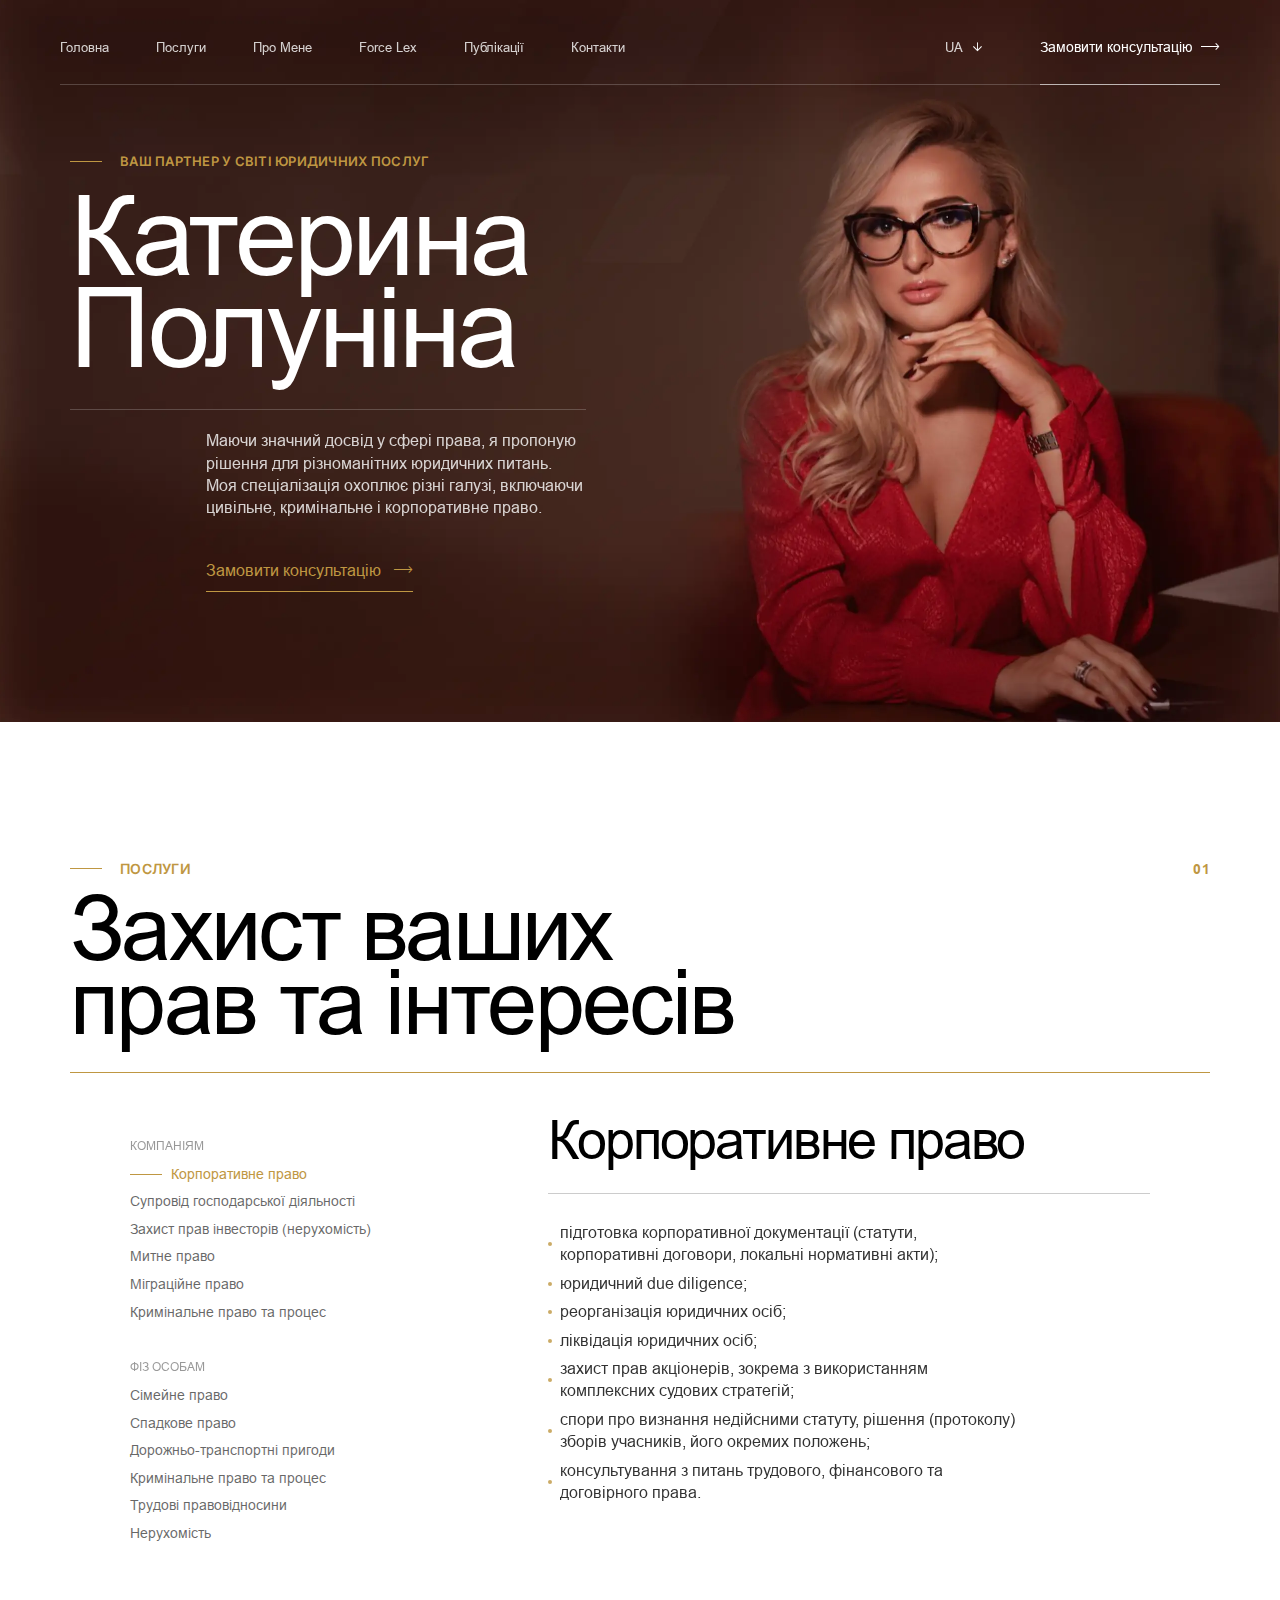
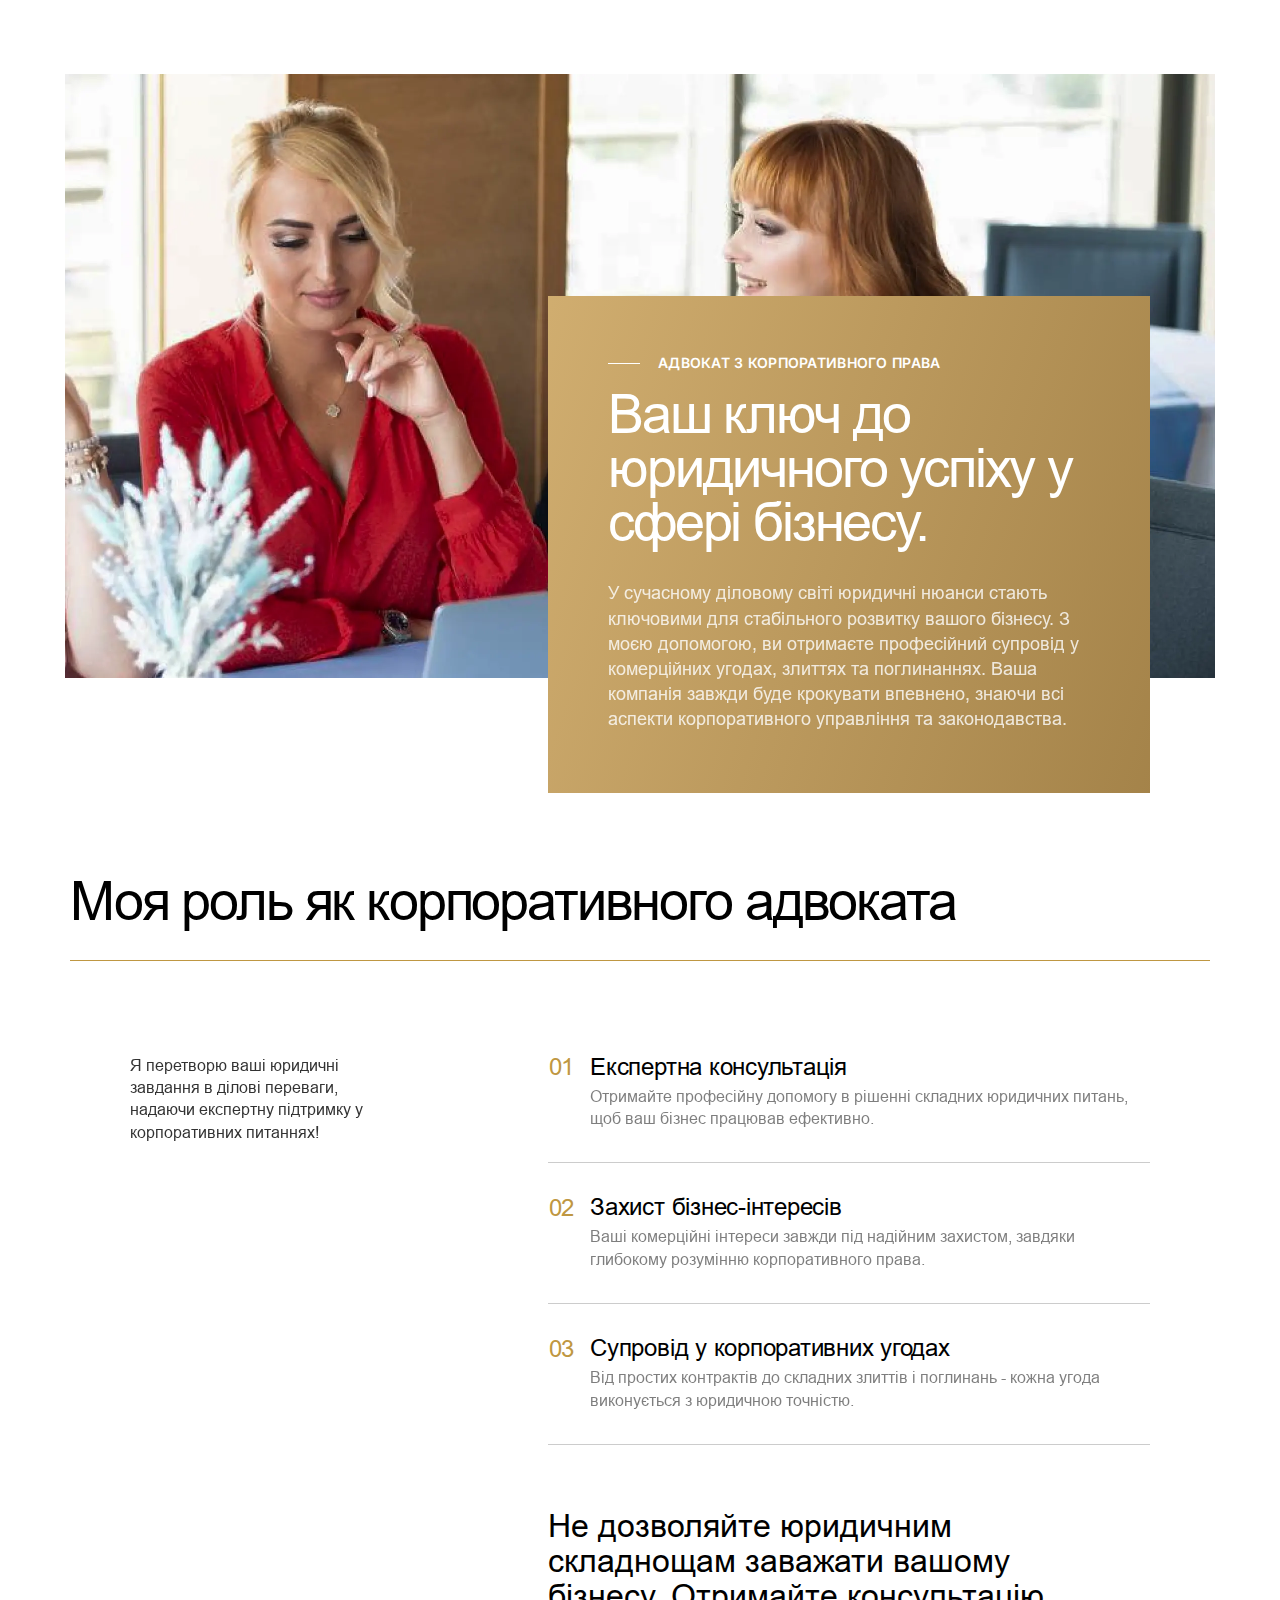
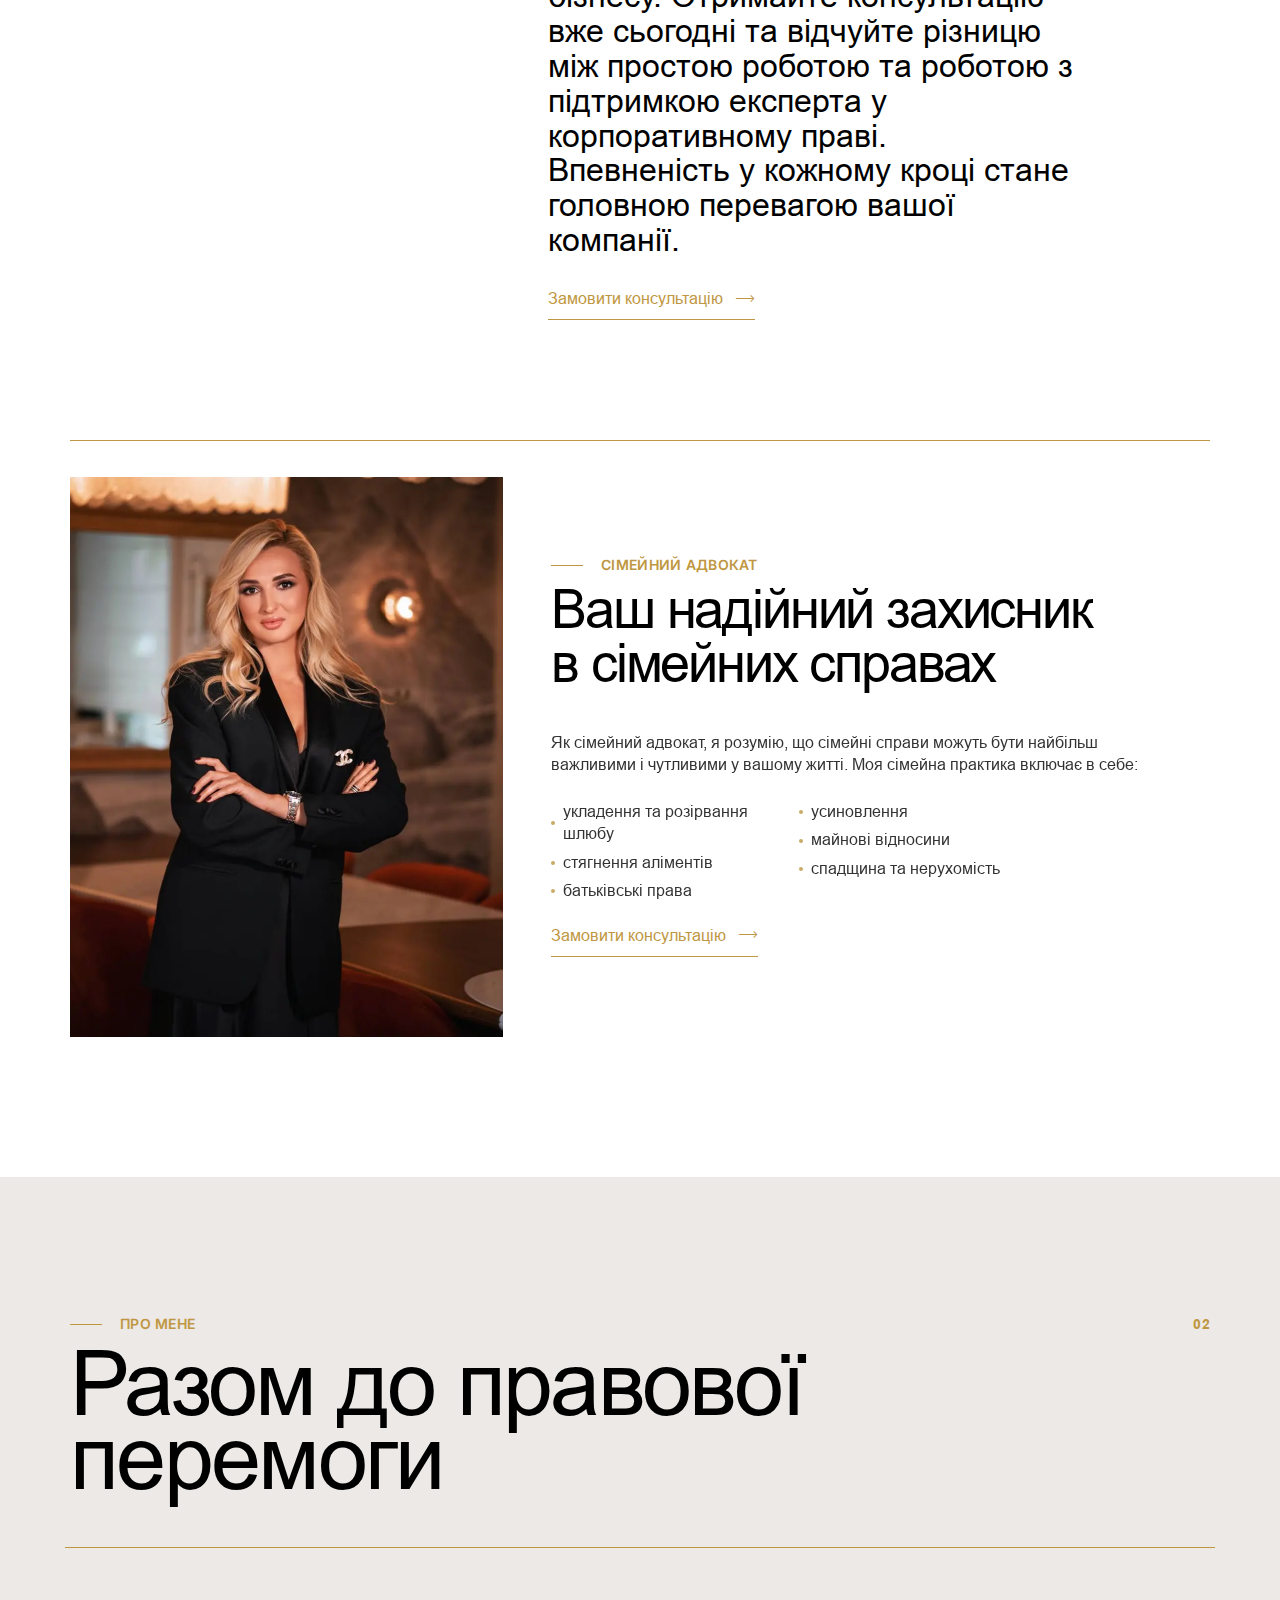
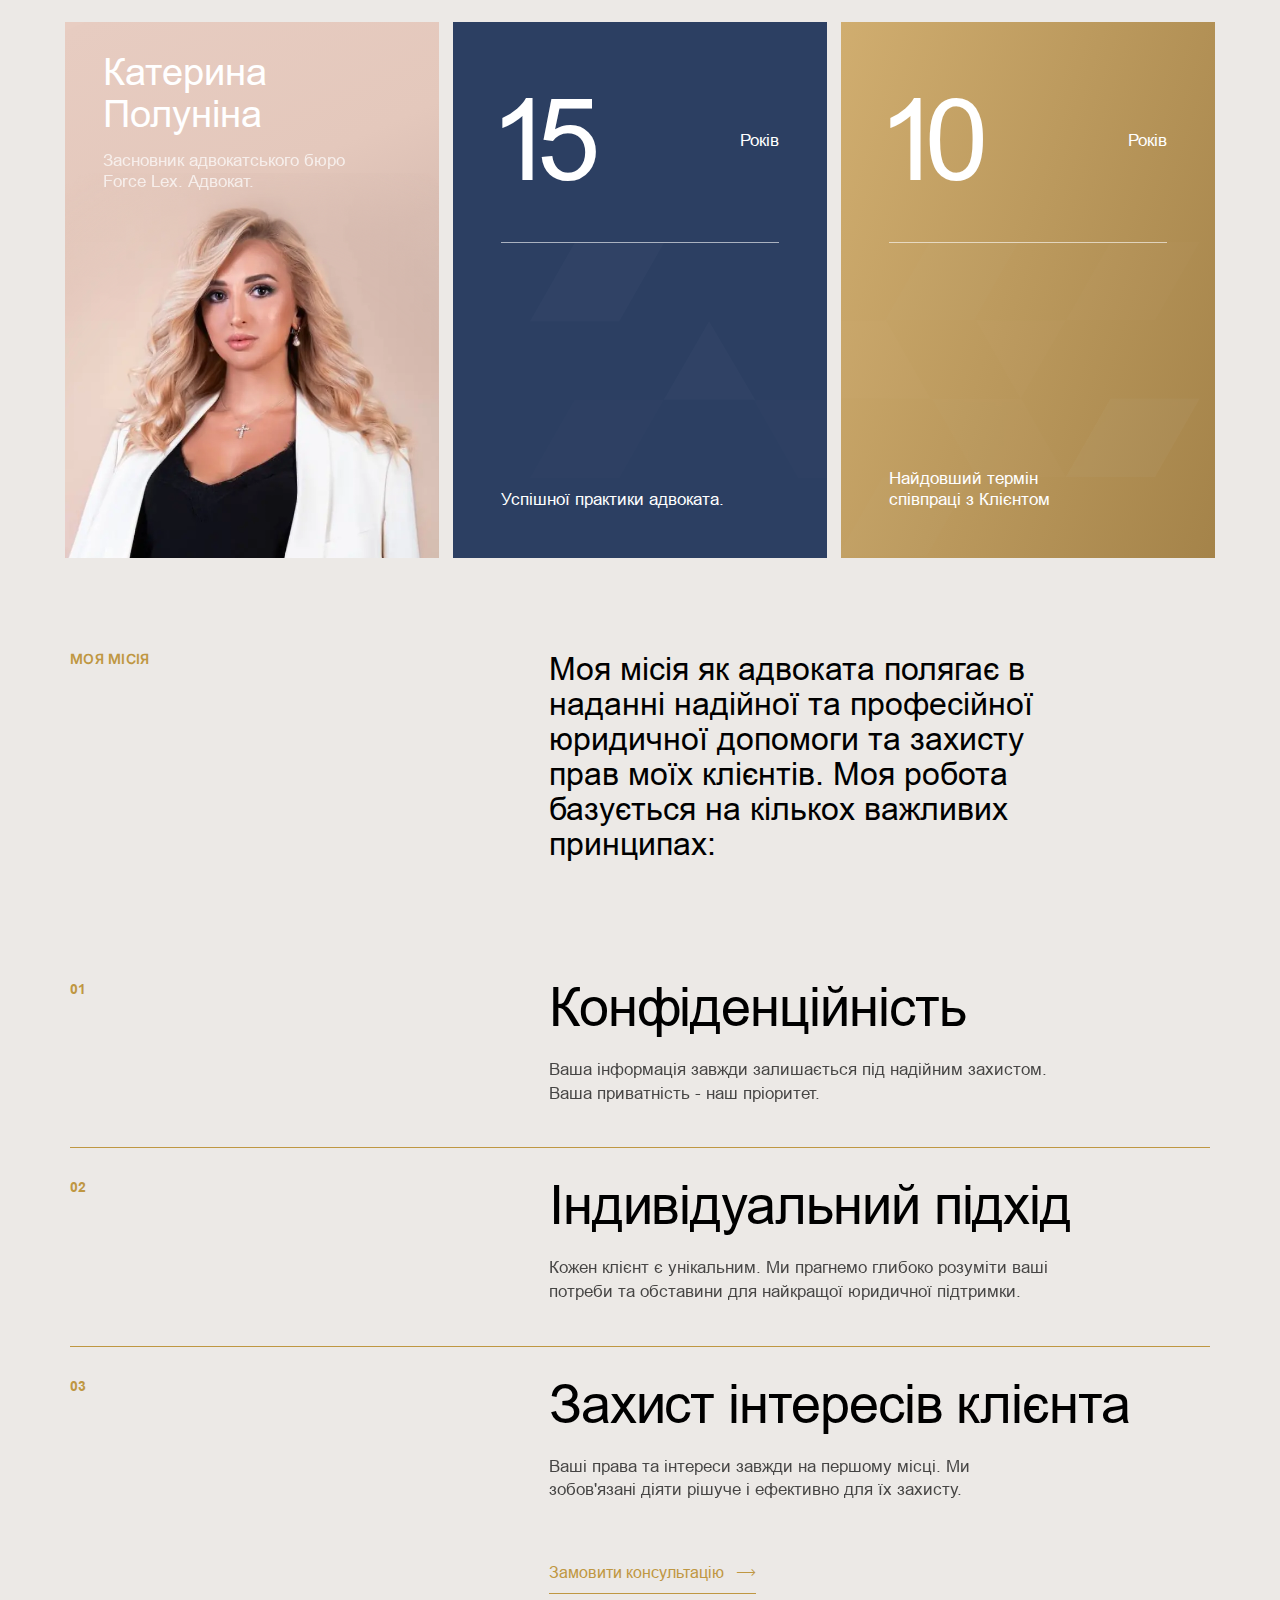
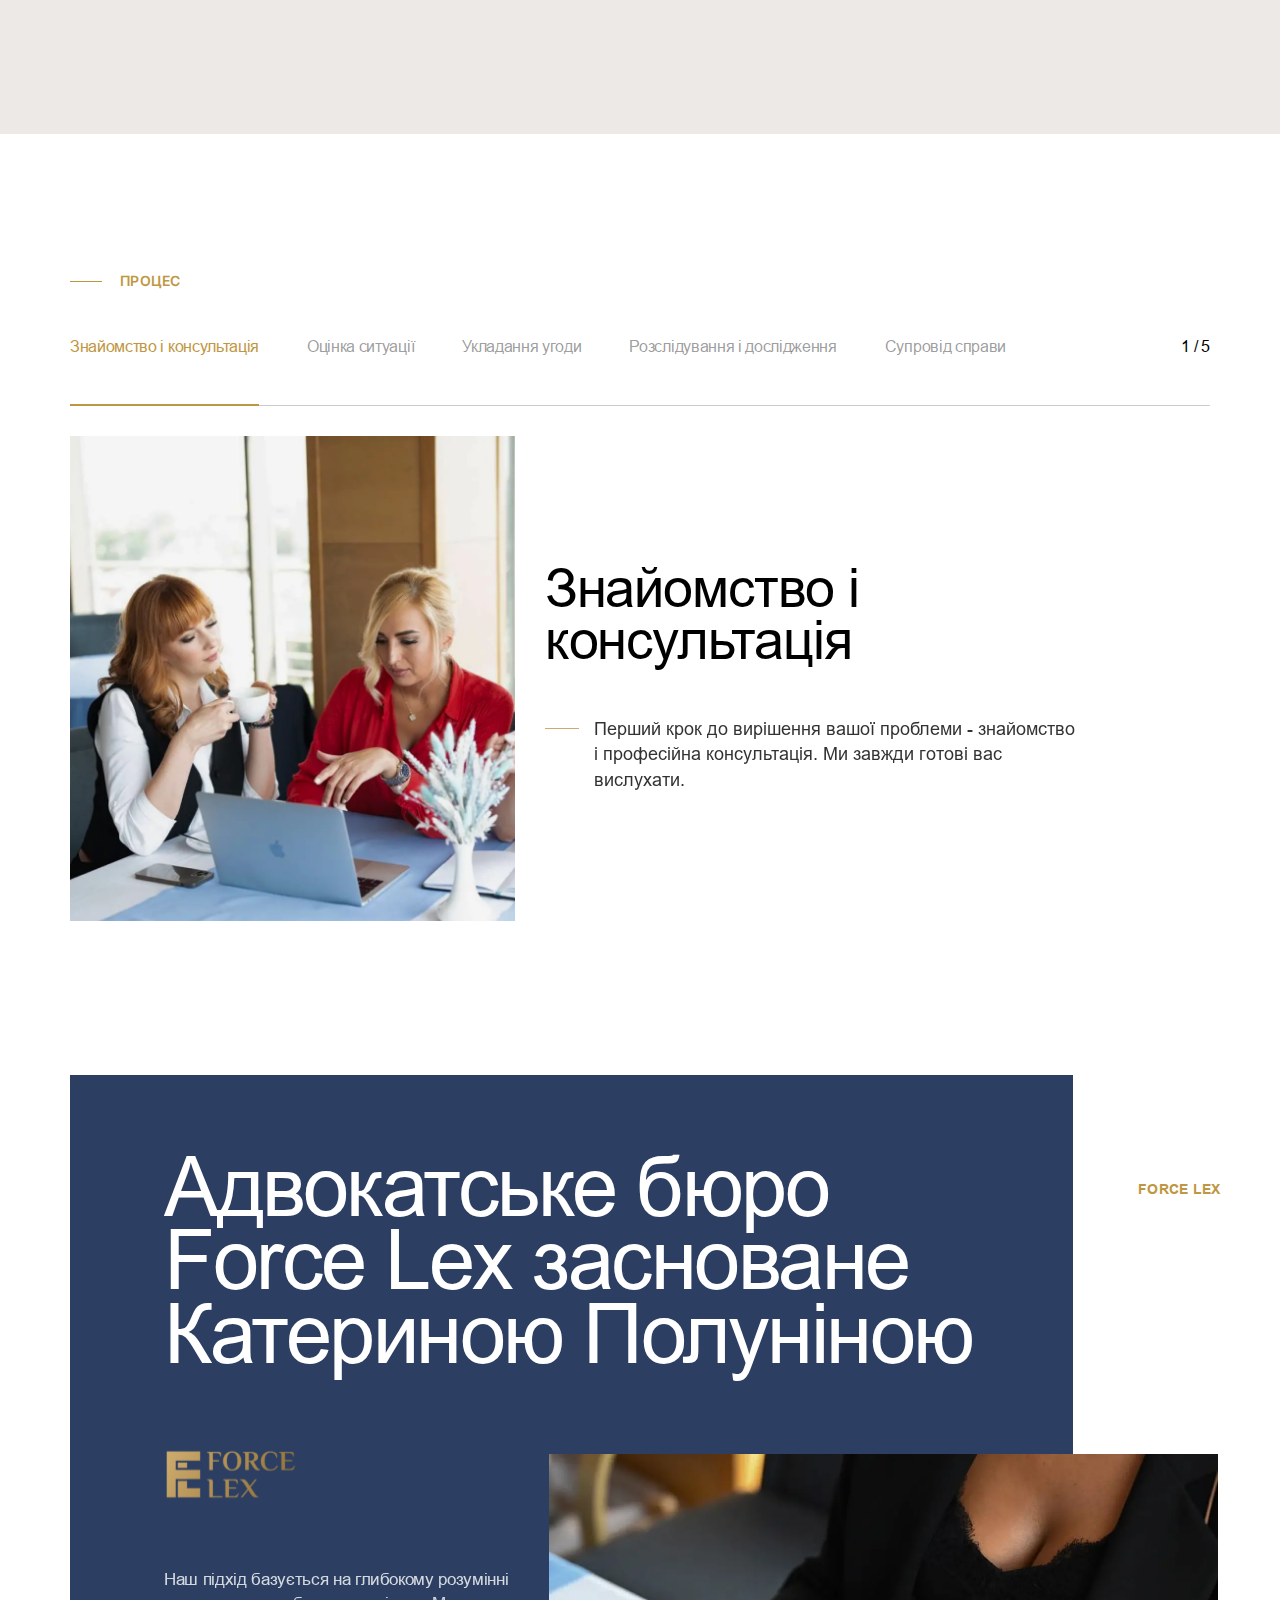
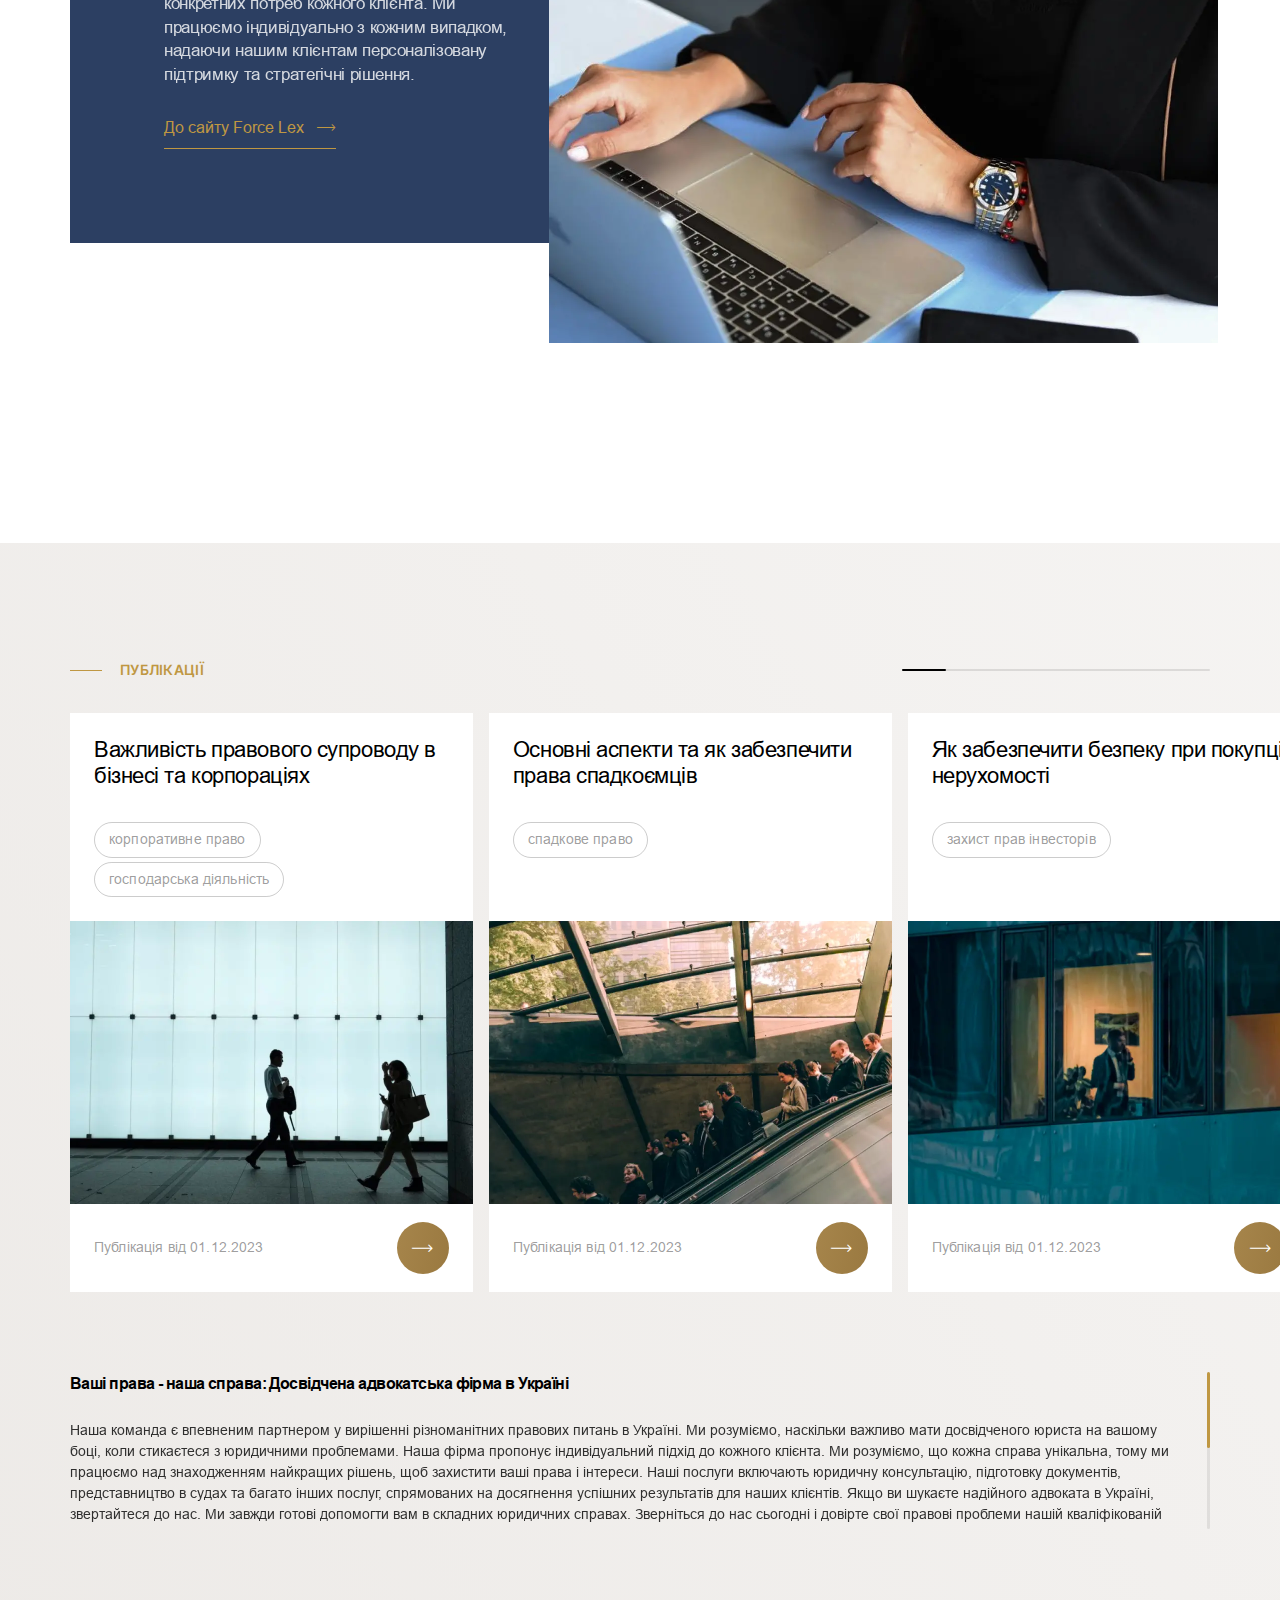
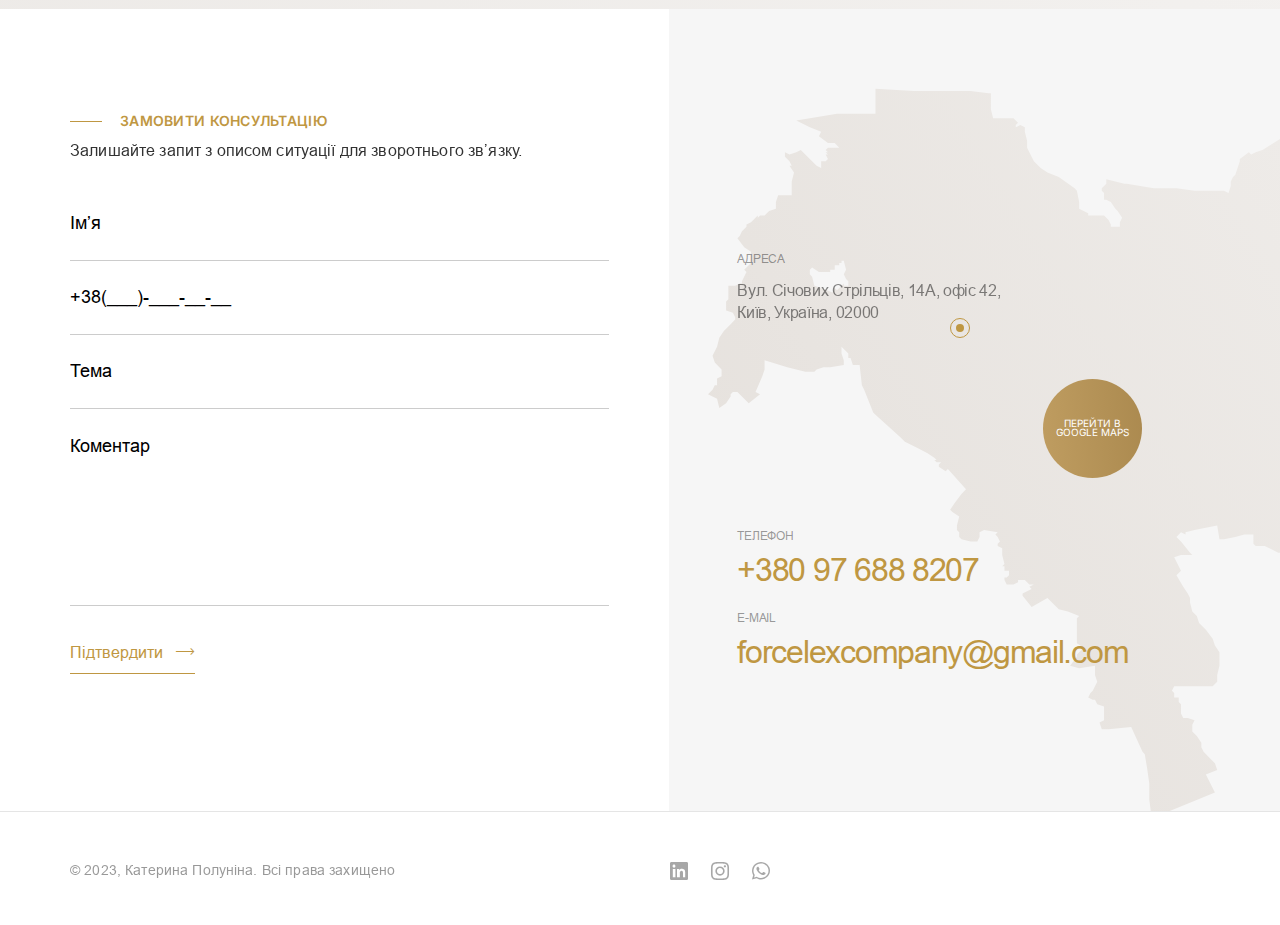
<file: index.html>
<!DOCTYPE html>
<html lang="uk">

<head>
	<title>Головна</title>
	<meta charset="UTF-8">
	<meta name="format-detection" content="telephone=no">
	<!-- <style>body{opacity: 0;}</style> -->
	<link rel="stylesheet" href="css/style.min.css?_v=20231009160243">
	<link rel="shortcut icon" href="favicon.ico">
	<!-- <meta name="robots" content="noindex, nofollow"> -->
	<meta name="viewport" content="width=device-width, initial-scale=1.0">
</head>

<body>
	<div class="wrapper">
		<header data-scroll="60" data-scroll-show class="header">
			<div class="header__container">
				<div class="header__wrap">
					<div class="header__block">
						<button type="button" class="header__icon icon-menu"><span></span></button>
						<div data-da=".header,991.98,0" class="header__inner">
							<nav class="header__menu menu">
								<ul class="menu__list">
									<li class="menu__item">
										<a href="index.html" class="menu__link">Головна</a>
									</li>
									<li class="menu__item">
										<a href="#services" id="services-id" class="menu__link">Послуги</a>
									</li>
									<li class="menu__item">
										<a href="#about" id="about-id" class="menu__link">Про Мене</a>
									</li>
									<li class="menu__item">
										<a href="#process" id="process-id" class="menu__link">Force Lex</a>
									</li>
									<li class="menu__item">
										<a href="publications.html" class="menu__link">Публікації</a>
									</li>
									<li class="menu__item">
										<a href="contacts.html" class="menu__link">Контакти</a>
									</li>
								</ul>
							</nav>
							<div class="header__info">
								<div class="header__language-mob language-mob">
									<input checked class="language-mob__radio" type="radio" id="select-ua" name="select_language-mob">
									<label for="select-ua">
										<a href="" class="language-mob__link select-ua">UA</a>
									</label>
									<input class="language-mob__radio" type="radio" id="select-en" name="select_language-mob">
									<label for="select-en">
										<a href="" class="language-mob__link select-en">EN</a>
									</label>
									<input class="language-mob__radio" type="radio" id="select-ru" name="select_language-mob">
									<label for="select-ru">
										<a href="" class="language-mob__link select-ru">RU</a>
									</label>
								</div>
								<div class="header__row">
									<div class="header__contacts">
										<a href="tel:+380 97 688 8207" class="header__contacts--link">+380 97 688 8207</a>
										<a href="mailto:forcelexcompany@gmail.com" class="header__contacts--link">forcelexcompany@gmail.com</a>
									</div>
									<div class="header__address">Вул. Січових Стрільців, 14А, офіс 42, Київ, Україна, 02000</div>
								</div>
							</div>
						</div>
					</div>
					<div class="header__inter">
						<div data-dropdown-hover class="header__language language">
							<button data-dropdown-button class="language__button _icon-arrow-down" data-value="UA">UA</button>
							<ul data-dropdown-list class="language__list">
								<li data-dropdown-item class="language__item" data-value="UA">
									<a href="">UA</a>
								</li>
								<li data-dropdown-item class="language__item" data-value="RU">
									<a href="">RU</a>
								</li>
								<li data-dropdown-item class="language__item" data-value="EN">
									<a href="">EN</a>
								</li>
							</ul>
							<input type="text" name="select-language" value="" data-dropdown-input class="language__input">
						</div>
						<a href="" data-popup="#popup" class="header__contact--btn _icon-arrow-1">Замовити консультацію</a>
					</div>
				</div>
		</header>
		<main>
			<section class="main">
				<div class="main__container">
					<div class="main__wrapper">
						<div class="main__content">
							<p class="main__descr--title">ваш партнер у світі юридичних послуг</p>
							<h1 class="main__title">Катерина Полуніна</h1>
							<div class="main__bottom">
								<p class="main__text">Маючи значний досвід у сфері права, я пропоную рішення для різноманітних юридичних
									питань. <span>Моя спеціалізація охоплює різні галузі, включаючи цивільне, кримінальне і корпоративне
										право.</span></p>
								<a href="" data-popup="#popup" class="main__link--btn _icon-arrow-1">Замовити консультацію</a>
							</div>
						</div>
						<div class="main__image">
							<div class="main__image-pc">
								<picture><source srcset="img/bg/main-bg-pc.webp" type="image/webp"><img src="img/bg/main-bg-pc.png" alt=""></picture>
							</div>
							<div class="main__image-tab">
								<picture><source srcset="img/bg/main-bg-tab.webp" type="image/webp"><img src="img/bg/main-bg-tab.png" alt=""></picture>
							</div>
							<div class="main__image-mob">
								<picture><source srcset="img/bg/main-bg-mob.webp" type="image/webp"><img src="img/bg/main-bg-mob.png" alt=""></picture>
							</div>
						</div>
					</div>
				</div>
			</section>
			<section id="services" class="services">
				<div class="services__container">
					<div class="services__row">
						<p class="services__descr--title">послуги</p>
						<div class="services__count">01</div>
					</div>
					<h2 class="services__title--top">Захист ваших прав та інтересів</h2>
					<div class="services__wrapper">
						<div data-tabs class="services__tabs tabs-services">
							<div data-tabs-titles class="tabs-services__navigation">
								<div class="tabs-services__title--main">компаніям</div>
								<button type="button" class="tabs-services__title _tab-active">Корпоративнe право</button>
								<button type="button" class="tabs-services__title">Супровід господарської діяльності</button>
								<button type="button" class="tabs-services__title">Захист прав інвесторів (нерухомість)</button>
								<button type="button" class="tabs-services__title">Митне право</button>
								<button type="button" class="tabs-services__title">Міграційне право</button>
								<button type="button" class="tabs-services__title">Кримінальне право та процес</button>
								<div class="tabs-services__title--main tabs-services__title--main-01">Фіз особам</div>
								<button type="button" class="tabs-services__title">Сімейне право</button>
								<button type="button" class="tabs-services__title">Спадкове право</button>
								<button type="button" class="tabs-services__title">Дорожньо-транспортні пригоди</button>
								<button type="button" class="tabs-services__title">Кримінальне право та процес</button>
								<button type="button" class="tabs-services__title">Трудові правовідносини</button>
								<button type="button" class="tabs-services__title">Нерухомість</button>
							</div>
							<div data-tabs-body class="tabs-services__content">
								<div class="tabs-services__body"></div>
								<div class="tabs-services__body">
									<h3 class="tabs-services__content--title">Корпоративнe право</h3>
									<div class="tabs-services__content--wrap">
										<ul class="tabs-services__list">
											<li class="tabs-services__item">підготовка корпоративної документації (статути, корпоративні
												договори, локальні нормативні акти);</li>
											<li class="tabs-services__item">юридичний due diligence;</li>
											<li class="tabs-services__item">реорганізація юридичних осіб;</li>
											<li class="tabs-services__item">ліквідація юридичних осіб;</li>
											<li class="tabs-services__item">захист прав акціонерів, зокрема з використанням комплексних
												судових стратегій;</li>
											<li class="tabs-services__item">спори про визнання недійсними статуту, рішення (протоколу) зборів
												учасників, його окремих положень;</li>
											<li class="tabs-services__item">консультування з питань трудового, фінансового та договірного
												права.</li>
										</ul>
									</div>
								</div>
								<div class="tabs-services__body">
									<h3 class="tabs-services__content--title">Супровід господарської діяльності</h3>
									<div class="tabs-services__content--wrap">
										<ul class="tabs-services__list">
											<li class="tabs-services__item">юридичний супровід господарської діяльності (абонентське
												обслуговування);</li>
											<li class="tabs-services__item">складання та укладення господарських договорів;</li>
											<li class="tabs-services__item">зміна та розірвання господарських договорів;</li>
											<li class="tabs-services__item">аналіз господарських договорів на предмет їх відповідності чинному
												законодавству;</li>
											<li class="tabs-services__item">визнання господарських договорів недійсними та застосування
												наслідків недійсності договору;</li>
											<li class="tabs-services__item">визнання недійсними актів органів державної влади, органів
												місцевого самоврядування, актів інших суб'єктів, які суперечать закону та ущемляють права
												суб'єкта господарювання;</li>
											<li class="tabs-services__item">досудове врегулювання спорів;</li>
											<li class="tabs-services__item">стягнення збитків;</li>
											<li class="tabs-services__item">застосування штрафних санкцій;</li>
											<li class="tabs-services__item">застосування оперативно-господарських санкцій;</li>
											<li class="tabs-services__item">стягнення заборгованості, що випливає з договірних відносин;</li>
											<li class="tabs-services__item">визнання права власності на майно;</li>
											<li class="tabs-services__item">захист від недобросовісної конкуренції;</li>
											<li class="tabs-services__item">захист ділової репутації суб'єкта господарювання;</li>
											<li class="tabs-services__item">супровід податкових перевірок;</li>
											<li class="tabs-services__item">підготовка письмових консультацій з питань укладення та реалізації
												ЗЕД-контрактів;</li>
											<li class="tabs-services__item">розробка проєктів ЗЕД-контрактів як за конкретними умовами
												господарських правовідносин, так і шаблонів ЗЕД-контрактів, які клієнт зможе використовувати під
												час укладення подібних правочинів (поставки товарів, надання послуг, перевезення тощо), зокрема
												англійською мовою;</li>
											<li class="tabs-services__item">аналіз уже укладених клієнтом ЗЕД-контрактів на наявність правових
												ризиків.</li>
										</ul>
									</div>
								</div>
								<div class="tabs-services__body">
									<h3 class="tabs-services__content--title">Захист прав інвесторів (нерухомість)</h3>
									<div class="tabs-services__content--wrap">
										<ul class="tabs-services__list">
											<li class="tabs-services__item">комплексний правовий аудит нерухомого майна;</li>
											<li class="tabs-services__item">перевірка компанії забудовника та підрядника будівництва;</li>
											<li class="tabs-services__item">юридичний аналіз документації на земельну ділянку, на якій
												проводяться будівельні роботи;</li>
											<li class="tabs-services__item">аналіз договорів інвестування будівництва, купівлі-продажу
												квартири, нежитлового приміщення;</li>
											<li class="tabs-services__item">правовий супровід укладення договору із забудовником;</li>
											<li class="tabs-services__item">проведення переговорів із будівельною компанією;</li>
											<li class="tabs-services__item">правова допомога під час продажу нерухомості в новобудовах, -
												шляхом переуступки майнових прав;</li>
											<li class="tabs-services__item">захист інтересів клієнта у спорах, пов'язаних із нерухомим майном
												у досудовому та судовому порядку, у т.ч. - оскарження/визнання права власності на нерухомість.
											</li>
										</ul>
									</div>
								</div>
								<div class="tabs-services__body">
									<h3 class="tabs-services__content--title">Митне право</h3>
									<div class="tabs-services__content--wrap">
										<ul class="tabs-services__list">
											<li class="tabs-services__item">консультації з питань митного права, зокрема, щодо переміщення
												товарів у режимі імпорту, експорту, транзиту, тимчасового ввезення;</li>
											<li class="tabs-services__item">правове вирішення спорів, пов'язаних із митним оформленням;</li>
											<li class="tabs-services__item">складання скарг, заяв, запитів та інших документів правового
												характеру для прискорення вирішення
												митних спорів;</li>
											<li class="tabs-services__item">оскарження рішень, дій та бездіяльності посадових осіб митних
												органів в адміністративному та
												судовому порядку.</li>
										</ul>
									</div>
								</div>
								<div class="tabs-services__body">
									<h3 class="tabs-services__content--title">Міграційне право</h3>
									<div class="tabs-services__content--wrap">
										<ul class="tabs-services__list">
											<li class="tabs-services__item">отримання статусу біженця;</li>
											<li class="tabs-services__item">отримання громадянства України;</li>
											<li class="tabs-services__item">отримання ідентифікаційного коду іноземцями в Україні;</li>
											<li class="tabs-services__item">дозволи на працевлаштування іноземців в Україні;</li>
											<li class="tabs-services__item">продовження терміну перебування іноземних громадян в Україні;</li>
											<li class="tabs-services__item">оформлення посвідки на постійне і тимчасове місце проживання в
												Україні;</li>
											<li class="tabs-services__item">оскарження рішень, дій та бездіяльності органів міграційної служби
												в адміністративному та судовому порядку.</li>
										</ul>
									</div>
								</div>
								<div class="tabs-services__body">
									<h3 class="tabs-services__content--title">Кримінальне право та процес</h3>
									<div class="tabs-services__content--wrap">
										<p class="tabs-services__text">Досудове розслідування:</p>
										<ul class="tabs-services__list">
											<li class="tabs-services__item">підготовка, подання процесуальних документів;</li>
											<li class="tabs-services__item">збір та подання доказів;</li>
											<li class="tabs-services__item">участь у всіх слідчих діях;</li>
											<li class="tabs-services__item">консультування з питань, що виникають під час досудового
												розслідування.</li>
										</ul>
										<p class="tabs-services__text">Стадія судового розгляду:</p>
										<ul class="tabs-services__list">
											<li class="tabs-services__item">участь у судових засіданнях;</li>
											<li class="tabs-services__item">підготовка та подання заяв, клопотань, скарг тощо;</li>
											<li class="tabs-services__item">підготовка, подання апеляційних і касаційних скарг, заяв про
												перегляд справ у Верховному суді України, заяв про перегляд судових рішень за нововиявленими
												обставинами;</li>
											<li class="tabs-services__item">супровід, участь у судових засіданнях та здійснення представництва
												або захисту інтересів клієнта під час розгляду апеляційних, касаційних скарг, заяв про перегляд
												справ у Верховному суді України, або заяв про перегляд рішень за нововиявленими обставинами.
											</li>
										</ul>
									</div>
								</div>
								<div class="tabs-services__body"></div>
								<div class="tabs-services__body">
									<h3 class="tabs-services__content--title">Сімейне право</h3>
									<div class="tabs-services__content--wrap">
										<p class="tabs-services__text">Шлюб:</p>
										<ul class="tabs-services__list">
											<li class="tabs-services__item">укладення та розірвання шлюбу;</li>
											<li class="tabs-services__item">укладення та розірвання шлюбу з іноземцями;</li>
											<li class="tabs-services__item">підготовка та укладення шлюбного договору;</li>
											<li class="tabs-services__item">встановлення факту проживання однією сім'єю;</li>
											<li class="tabs-services__item">визнання шлюбу недійсним;</li>
											<li class="tabs-services__item">врегулювання спірних питань у досудовому порядку.</li>
										</ul>
										<p class="tabs-services__text">Діти:</p>
										<ul class="tabs-services__list">
											<li class="tabs-services__item">стягнення аліментів на дитину (заборгованості з аліментів);</li>
											<li class="tabs-services__item">зміна розміру аліментів;</li>
											<li class="tabs-services__item">позбавлення/поновлення батьківських прав;</li>
											<li class="tabs-services__item">встановлення/оспорювання батьківства;</li>
											<li class="tabs-services__item">зміна прізвища, імені, по батькові дітей;</li>
											<li class="tabs-services__item">встановлення місця проживання дитини;</li>
											<li class="tabs-services__item">визначення порядку участі у вихованні дітей;</li>
											<li class="tabs-services__item">виїзд дитини за кордон;</li>
											<li class="tabs-services__item">усиновлення.</li>
										</ul>
										<p class="tabs-services__text">Майнові відносини:</p>
										<ul class="tabs-services__list">
											<li class="tabs-services__item">досудове врегулювання майнових спорів подружжя;</li>
											<li class="tabs-services__item">поділ майна та бізнесу подружжя в судовому порядку;</li>
											<li class="tabs-services__item">стягнення утримання на одного з подружжя;</li>
											<li class="tabs-services__item">виконання судового рішення;</li>
											<li class="tabs-services__item">підготовка документів до виконавчих органів;</li>
											<li class="tabs-services__item">супровід і контроль за виконанням рішення суду.</li>
										</ul>
									</div>
								</div>
								<div class="tabs-services__body">
									<h3 class="tabs-services__content--title">Спадкове право</h3>
									<div class="tabs-services__content--wrap">
										<ul class="tabs-services__list">
											<li class="tabs-services__item">Прийняття та оформлення спадщини;</li>
											<li class="tabs-services__item">Встановлення юридичних фактів для спадкування;</li>
											<li class="tabs-services__item">Оскарження заповіту та свідоцтва про спадщину;</li>
											<li class="tabs-services__item">Поділ майна між спадкоємцями;</li>
											<li class="tabs-services__item">Усунення від спадщини та зміна черговості спадкування;</li>
											<li class="tabs-services__item">Спадкування іноземцями (нерезидентами);</li>
											<li class="tabs-services__item">Оформлення спадщини, за відсутності документів на майно;</li>
											<li class="tabs-services__item">Поновлення строку прийняття спадщини;</li>
											<li class="tabs-services__item">Спадкування землі;</li>
											<li class="tabs-services__item">Спадкування самовільного будівництва;</li>
											<li class="tabs-services__item">Спадкування боргів і кредитів;</li>
											<li class="tabs-services__item">Спадкування бізнесу.</li>
										</ul>
									</div>
								</div>
								<div class="tabs-services__body">
									<h3 class="tabs-services__content--title">Дорожньо-транспортні пригоди</h3>
									<div class="tabs-services__content--wrap">
										<ul class="tabs-services__list">
											<li class="tabs-services__item">юридична допомога та консультації;</li>
											<li class="tabs-services__item">підготовка позовних заяв, заперечень на позов, а також різних
												інших процесуальних документів по ДТП;</li>
											<li class="tabs-services__item">оскарження незаконних дій, рішень і бездіяльності співробітників
												патрульної поліції;</li>
											<li class="tabs-services__item">ведення спорів зі страховими компаніями;</li>
											<li class="tabs-services__item">представництво в судах;</li>
											<li class="tabs-services__item">захист клієнта від необґрунтованого позову з боку третіх осіб ДТП.
											</li>
										</ul>
									</div>
								</div>
								<div class="tabs-services__body">
									<h3 class="tabs-services__content--title">Кримінальне право та процес</h3>
									<div class="tabs-services__content--wrap">
										<p class="tabs-services__text">Досудове розслідування:</p>
										<ul class="tabs-services__list">
											<li class="tabs-services__item">підготовка, подання процесуальних документів;</li>
											<li class="tabs-services__item">збір та подання доказів;</li>
											<li class="tabs-services__item">участь у всіх слідчих діях;</li>
											<li class="tabs-services__item">консультування з питань, що виникають під час досудового
												розслідування.</li>
										</ul>
										<p class="tabs-services__text">Стадія судового розгляду:</p>

										<ul class="tabs-services__list">
											<li class="tabs-services__item">участь у судових засіданнях;</li>
											<li class="tabs-services__item">підготовка та подання заяв, клопотань, скарг тощо;</li>
											<li class="tabs-services__item">підготовка, подання апеляційних і касаційних скарг, заяв про
												перегляд справ у Верховному суді України, заяв про перегляд судових рішень за нововиявленими
												обставинами;</li>
											<li class="tabs-services__item">супровід, участь у судових засіданнях та здійснення представництва
												або захисту інтересів клієнта під час розгляду апеляційних, касаційних скарг, заяв про перегляд
												справ у Верховному суді України, або заяв про перегляд рішень за нововиявленими обставинами.
											</li>
										</ul>
									</div>
								</div>
								<div class="tabs-services__body">
									<h3 class="tabs-services__content--title">Трудові правовідносини</h3>
									<div class="tabs-services__content--wrap">
										<ul class="tabs-services__list">
											<li class="tabs-services__item">консультування з питань трудових відносин;</li>
											<li class="tabs-services__item">про стягнення заборгованості із заробітної плати;</li>
											<li class="tabs-services__item">про поновлення на роботі;</li>
											<li class="tabs-services__item">про відшкодування моральної шкоди;</li>
											<li class="tabs-services__item">про притягнення до дисциплінарної відповідальності.</li>
										</ul>
									</div>
								</div>
								<div class="tabs-services__body">
									<h3 class="tabs-services__content--title">Нерухомість</h3>
									<div class="tabs-services__content--wrap">
										<ul class="tabs-services__list">
											<li class="tabs-services__item">комплексний правовий аудит нерухомого майна;</li>
											<li class="tabs-services__item">перевірка компанії забудовника та підрядника будівництва;</li>
											<li class="tabs-services__item">юридичний аналіз документації на земельну ділянку, на якій
												проводяться будівельні роботи;</li>
											<li class="tabs-services__item">аналіз договорів інвестування будівництва, купівлі-продажу
												квартири, нежитлового приміщення;</li>
											<li class="tabs-services__item">правовий супровід укладення договору із забудовником;</li>
											<li class="tabs-services__item">проведення переговорів із будівельною компанією;</li>
											<li class="tabs-services__item">правова допомога під час продажу нерухомості в новобудовах, -
												шляхом переуступки майнових прав;</li>
											<li class="tabs-services__item">захист інтересів клієнта у спорах, пов'язаних із нерухомим майном
												у досудовому та судовому порядку, у т.ч. - оскарження/визнання права власності на нерухомість.
											</li>
										</ul>
									</div>
								</div>
							</div>
						</div>
					</div>
				</div>
			</section>
			<section class="services-01">
				<div class="services-01__container">
					<div class="services-01__wrapper">
						<div class="services-01__content">
							<p class="services-01__descr--title">адвокат з корпоративного права</p>
							<h3 class="services-01__title">Ваш ключ до юридичного успіху у сфері бізнесу.</h3>
							<p class="services-01__text">У сучасному діловому світі юридичні нюанси стають ключовими для стабільного
								розвитку вашого бізнесу. З моєю допомогою, ви отримаєте професійний супровід у комерційних угодах,
								злиттях та поглинаннях. Ваша компанія завжди буде крокувати впевнено, знаючи всі аспекти корпоративного
								управління та законодавства.</p>
						</div>
						<div class="services-01__image">
							<picture><source srcset="img/bg/services-bg.webp" type="image/webp"><img src="img/bg/services-bg.png" alt=""></picture>
						</div>
					</div>
				</div>
			</section>
			<section class="services-02">
				<div class="services-02__container">
					<div class="services-02__wrap">
						<h3 class="services-02__title--top">Моя роль як корпоративного адвоката</h3>
						<div class="services-02__wrapper">
							<div class="services-02__left">
								<p class="services-02__left--text">Я перетворю ваші юридичні завдання в ділові переваги, надаючи
									експертну підтримку у корпоративних питаннях!</p>
							</div>
							<div class="services-02__content">
								<ul class="services-02__list">
									<li class="services-02__item">
										<div class="services-02__row">
											<span>01</span>
											<h6 class="services-02__title">Експертна консультація</h6>
										</div>
										<p class="services-02__text">Отримайте професійну допомогу в рішенні складних юридичних питань, щоб
											ваш бізнес працював ефективно.</p>
									</li>
									<li class="services-02__item">
										<div class="services-02__row">
											<span>02</span>
											<h6 class="services-02__title">Захист бізнес-інтересів</h6>
										</div>
										<p class="services-02__text">Ваші комерційні інтереси завжди під надійним захистом, завдяки
											глибокому розумінню корпоративного права.</p>
									</li>
									<li class="services-02__item">
										<div class="services-02__row">
											<span>03</span>
											<h6 class="services-02__title">Супровід у корпоративних угодах</h6>
										</div>
										<p class="services-02__text">Від простих контрактів до складних злиттів і поглинань - кожна угода
											виконується з юридичною точністю.</p>
									</li>
								</ul>
								<div class="services-02__bottom">
									<h5 class="services-02__content--title">Не дозволяйте юридичним складнощам заважати вашому бізнесу.
										Отримайте консультацію вже сьогодні та відчуйте різницю між простою роботою та роботою з підтримкою
										експерта у корпоративному праві. Впевненість у кожному кроці стане головною перевагою вашої
										компанії.</h5>
									<a href="" data-popup="#popup" class="services-02__link--btn _icon-arrow-1">Замовити консультацію</a>
								</div>
							</div>
						</div>
					</div>
				</div>
			</section>
			<section class="services-03">
				<div class="services-03__container">
					<div class="services-03__wrapper">
						<div class="services-03__image">
							<picture><source srcset="img/bg/photo-01.webp" type="image/webp"><img src="img/bg/photo-01.png" alt=""></picture>
						</div>
						<div class="services-03__content">
							<div class="services-03__top">
								<p data-da=".services-03__wrapper,767.98,0" class="services-03__descr--title">Сімейний адвокат</p>
								<h3 class="services-03__title">Ваш <span>надійний</span> захисник в сімейних справах</h3>
								<p class="services-03__text">Як сімейний адвокат, я розумію, що сімейні справи можуть бути найбільш
									важливими і чутливими у вашому житті. Моя сімейна практика включає в себе:</p>
							</div>
							<div class="services-03__inner">
								<ul class="services-03__list">
									<li class="services-03__item">укладення та розірвання шлюбу</li>
									<li class="services-03__item">стягнення аліментів</li>
									<li class="services-03__item">батьківські права</li>
								</ul>
								<ul class="services-03__list">
									<li class="services-03__item">усиновлення</li>
									<li class="services-03__item">майнові відносини</li>
									<li class="services-03__item">спадщина та нерухомість</li>
								</ul>
							</div>
							<a href="" data-popup="#popup" class="services-03__link--btn _icon-arrow-1">Замовити консультацію</a>
						</div>
					</div>
				</div>
			</section>
			<section id="about" class="about">
				<div class="about__container">
					<div class="about__row">
						<p class="about__descr--title">про мене</p>
						<div class="about__count">02</div>
					</div>
					<h2 class="about__title--top">Разом до правової перемоги</h2>
					<div class="about__wrapper">
						<div class="about__item item-main">
							<div class="item-main__image">
								<picture><source srcset="img/bg/photo-02.webp" type="image/webp"><img src="img/bg/photo-02.png" alt=""></picture>
							</div>
							<div class="item-main__content">
								<h4 class="item-main__title">Катерина<br>Полуніна</h4>
								<p class="item-main__text">Засновник адвокатського бюро Force Lex. Адвокат.</p>
							</div>
						</div>
						<div data-watch class="about__item">
							<div class="about__top">
								<div class="about__line">
									<div data-digits-counter class="about__experience">15</div>
									<div class="about__text">Рокiв</div>
								</div>
							</div>
							<div class="about__bottom">Успішної практики адвоката.</div>
						</div>
						<div data-watch class="about__item">
							<div class="about__top">
								<div class="about__line">
									<div data-digits-counter class="about__experience">10</div>
									<div class="about__text">Рокiв</div>
								</div>
							</div>
							<div class="about__bottom">Найдовший термін<br>співпраці з Клієнтом</div>
						</div>
					</div>
				</div>
			</section>
			<section class="about-01">
				<div class="about-01__container">
					<div class="about-01__top">
						<p class="about-01__descr--title">Моя місія</p>
						<div class="about-01__title--wrap">
							<h5 class="about-01__title--top">Моя місія як адвоката полягає в наданні надійної та професійної юридичної
								допомоги та захисту прав моїх клієнтів. Моя робота базується на кількох важливих принципах:</h5>
						</div>
					</div>
					<div class="about-01__wrapper">
						<ul class="about-01__list">
							<li class="about-01__item">
								<span class="about-01__coun">01</span>
								<div class="about-01__content">
									<h3 class="about-01__title">Конфіденційність</h3>
									<p class="about-01__text">Ваша інформація завжди залишається під надійним захистом. Ваша приватність -
										наш пріоритет.</p>
								</div>
							</li>
							<li class="about-01__item">
								<span class="about-01__coun">02</span>
								<div class="about-01__content">
									<h3 class="about-01__title">Індивідуальний підхід</h3>
									<p class="about-01__text">Кожен клієнт є унікальним. Ми прагнемо глибоко розуміти ваші потреби та
										обставини для найкращої юридичної підтримки.</p>
								</div>
							</li>
							<li class="about-01__item">
								<span class="about-01__coun">03</span>
								<div class="about-01__content">
									<h3 class="about-01__title">Захист інтересів клієнта</h3>
									<p class="about-01__text">Ваші права та інтереси завжди на першому місці. Ми зобов'язані діяти рішуче
										і ефективно для їх захисту.</p>
								</div>
							</li>
						</ul>
						<div class="about-01__block">
							<a href="" data-popup="#popup" class="about-01__link--btn _icon-arrow-1">Замовити консультацію</a>
						</div>
					</div>
				</div>
			</section>
			<section id="process" class="about-02">
				<div class="about-02__container">
					<p class="about-02__descr--title">Процес</p>
					<div class="about-02__wrapper">
						<div class="about-02__count--wrap">
							<div class="about-02__count--row">
								<div class="about-02__count-1">1</div>
								<span>/</span>
								<div class="about-02__count-5">5</div>
							</div>
						</div>
						<div data-tabs class="about-02__tabs tabs-about">
							<nav data-tabs-titles class="tabs-about__navigation">
								<button type="button" class="tabs-about__title _tab-active">Знайомство і консультація</button>
								<button type="button" class="tabs-about__title">Оцінка ситуації</button>
								<button type="button" class="tabs-about__title">Укладання угоди</button>
								<button type="button" class="tabs-about__title">Розслідування і дослідження</button>
								<button type="button" class="tabs-about__title">Супровід справи</button>
							</nav>
							<div data-tabs-body class="tabs-about__content">
								<div class="tabs-about__body">
									<div class="tabs-about__wrap">
										<div class="tabs-about__image">
											<picture><source srcset="img/about/photo-01.webp" type="image/webp"><img src="img/about/photo-01.jpg" alt=""></picture>
										</div>
										<div class="tabs-about__info">
											<h3 class="tabs-about__title--top">Знайомство і консультація</h3>
											<p class="tabs-about__text">Перший крок до вирішення вашої проблеми - знайомство і професійна
												консультація. Ми завжди готові вас вислухати.</p>
										</div>
									</div>
								</div>
								<div class="tabs-about__body">
									<div class="tabs-about__wrap">
										<div class="tabs-about__image">
											<picture><source srcset="img/about/photo-01.webp" type="image/webp"><img src="img/about/photo-01.jpg" alt=""></picture>
										</div>
										<div class="tabs-about__info">
											<h3 class="tabs-about__title--top">Оцінка ситуації</h3>
											<p class="tabs-about__text">Компетентний аналіз і оцінка юридичної ситуації допоможе визначити
												найкращий шлях її вирішення.</p>
										</div>
									</div>
								</div>
								<div class="tabs-about__body">
									<div class="tabs-about__wrap">
										<div class="tabs-about__image">
											<picture><source srcset="img/about/photo-01.webp" type="image/webp"><img src="img/about/photo-01.jpg" alt=""></picture>
										</div>
										<div class="tabs-about__info">
											<h3 class="tabs-about__title--top">Укладання угоди</h3>
											<p class="tabs-about__text">Укладаючи угоду з нами, ви отримуєте надійного партнера у своїй
												юридичній подорожі.</p>
										</div>
									</div>
								</div>
								<div class="tabs-about__body">
									<div class="tabs-about__wrap">
										<div class="tabs-about__image">
											<picture><source srcset="img/about/photo-01.webp" type="image/webp"><img src="img/about/photo-01.jpg" alt=""></picture>
										</div>
										<div class="tabs-about__info">
											<h3 class="tabs-about__title--top">Розслідування і дослідження</h3>
											<p class="tabs-about__text">Детальне розслідування і глибоке дослідження обставин справи - ключ до
												її успішного завершення.</p>
										</div>
									</div>
								</div>
								<div class="tabs-about__body">
									<div class="tabs-about__wrap">
										<div class="tabs-about__image">
											<picture><source srcset="img/about/photo-01.webp" type="image/webp"><img src="img/about/photo-01.jpg" alt=""></picture>
										</div>
										<div class="tabs-about__info">
											<h3 class="tabs-about__title--top">Супровід справи</h3>
											<p class="tabs-about__text">Ми надаємо повний супровід вашої справи від початку і до її успішного
												завершення, гарантуючи ваші права та інтереси.</p>
										</div>
									</div>
								</div>
							</div>
						</div>
					</div>
				</div>
			</section>
			<section class="about-03">
				<div class="about-03__container">
					<div class="about-03__wrapper">
						<div class="about-03__main">
							<h2 class="about-03__title">Aдвокатське бюро Force Lex засноване Катериною Полуніною</h2>
							<div class="about-03__block">
								<div class="about-03__content">
									<div class="about-03__logo--image">
										<img src="img/about/logo.svg" alt="">
									</div>
									<p class="about-03__text">Наш підхід базується на глибокому розумінні конкретних потреб кожного
										клієнта. Ми працюємо індивідуально з кожним випадком, надаючи нашим клієнтам персоналізовану
										підтримку та стратегічні рішення.</p>
									<a href="" class="about-03__link--btn _icon-arrow-1">До сайту Force Lex</a>
								</div>
								<div class="about-03__image">
									<picture><source srcset="img/about/photo-02.webp" type="image/webp"><img src="img/about/photo-02.jpg" alt=""></picture>
								</div>
							</div>
						</div>
						<div class="about-03__logo">Force Lex</div>
					</div>
				</div>
			</section>
			<section class="publications-block">
				<div class="publications-block__container">
					<div class="publications-block__row">
						<p class="publications-block__descr--title">Публікації</p>
						<div class="publications-block__swiper-pagination swiper-pagination"></div>
					</div>
					<div class="publications-block__slider swiper baron--sw">
						<div class="publications-block__wrapper swiper-wrapper baron__scroller--sw">
							<a href="" class="publications-block__slide swiper-slide">
								<div class="publications-block__top">
									<h6 class="publications-block__title">Важливість правового супроводу в бізнесі та корпораціях</h6>
									<div class="publications-block__tags">
										<div class="publications-block__tag">корпоративне право</div>
										<div class="publications-block__tag">господарська діяльність</div>
									</div>
								</div>
								<div class="publications-block__bottom">
									<div class="publications-block__image">
										<picture><source srcset="img/publications/photo-01.webp" type="image/webp"><img src="img/publications/photo-01.jpg" alt=""></picture>
									</div>
									<div class="publications-block__footer">
										<p class="publications-block__date"><span>Публікація</span> від 01.12.2023</p>
										<div class="publications-block__arrow _icon-arrow-1"></div>
									</div>
								</div>
							</a>
							<a href="" class="publications-block__slide swiper-slide">
								<div class="publications-block__top">
									<h6 class="publications-block__title">Основні аспекти та як забезпечити права спадкоємців</h6>
									<div class="publications-block__tags">
										<div class="publications-block__tag">спадкове право</div>
									</div>
								</div>
								<div class="publications-block__bottom">
									<div class="publications-block__image">
										<picture><source srcset="img/publications/photo-02.webp" type="image/webp"><img src="img/publications/photo-02.jpg" alt=""></picture>
									</div>
									<div class="publications-block__footer">
										<p class="publications-block__date"><span>Публікація</span> від 01.12.2023</p>
										<div class="publications-block__arrow _icon-arrow-1"></div>
									</div>
								</div>
							</a>
							<a href="" class="publications-block__slide swiper-slide">
								<div class="publications-block__top">
									<h6 class="publications-block__title">Як забезпечити безпеку при покупці нерухомості</h6>
									<div class="publications-block__tags">
										<div class="publications-block__tag">захист прав інвесторів</div>
									</div>
								</div>
								<div class="publications-block__bottom">
									<div class="publications-block__image">
										<picture><source srcset="img/publications/photo-03.webp" type="image/webp"><img src="img/publications/photo-03.jpg" alt=""></picture>
									</div>
									<div class="publications-block__footer">
										<p class="publications-block__date"><span>Публікація</span> від 01.12.2023</p>
										<div class="publications-block__arrow _icon-arrow-1"></div>
									</div>
								</div>
							</a>
							<a href="" class="publications-block__slide swiper-slide">
								<div class="publications-block__top">
									<h6 class="publications-block__title">Основні аспекти та як забезпечити права спадкоємців</h6>
									<div class="publications-block__tags">
										<div class="publications-block__tag">спадкове право</div>
									</div>
								</div>
								<div class="publications-block__bottom">
									<div class="publications-block__image">
										<picture><source srcset="img/publications/photo-02.webp" type="image/webp"><img src="img/publications/photo-02.jpg" alt=""></picture>
									</div>
									<div class="publications-block__footer">
										<p class="publications-block__date"><span>Публікація</span> від 01.12.2023</p>
										<div class="publications-block__arrow _icon-arrow-1"></div>
									</div>
								</div>
							</a>
							<a href="" class="publications-block__slide swiper-slide">
								<div class="publications-block__top">
									<h6 class="publications-block__title">Як забезпечити безпеку при покупці нерухомості</h6>
									<div class="publications-block__tags">
										<div class="publications-block__tag">захист прав інвесторів</div>
									</div>
								</div>
								<div class="publications-block__bottom">
									<div class="publications-block__image">
										<picture><source srcset="img/publications/photo-03.webp" type="image/webp"><img src="img/publications/photo-03.jpg" alt=""></picture>
									</div>
									<div class="publications-block__footer">
										<p class="publications-block__date"><span>Публікація</span> від 01.12.2023</p>
										<div class="publications-block__arrow _icon-arrow-1"></div>
									</div>
								</div>
							</a>
							<a href="" class="publications-block__slide swiper-slide">
								<div class="publications-block__top">
									<h6 class="publications-block__title">Як забезпечити безпеку при покупці нерухомості</h6>
									<div class="publications-block__tags">
										<div class="publications-block__tag">захист прав інвесторів</div>
									</div>
								</div>
								<div class="publications-block__bottom">
									<div class="publications-block__image">
										<picture><source srcset="img/publications/photo-03.webp" type="image/webp"><img src="img/publications/photo-03.jpg" alt=""></picture>
									</div>
									<div class="publications-block__footer">
										<p class="publications-block__date"><span>Публікація</span> від 01.12.2023</p>
										<div class="publications-block__arrow _icon-arrow-1"></div>
									</div>
								</div>
							</a>
							<a href="" class="publications-block__slide swiper-slide">
								<div class="publications-block__top">
									<h6 class="publications-block__title">Основні аспекти та як забезпечити права спадкоємців</h6>
									<div class="publications-block__tags">
										<div class="publications-block__tag">спадкове право</div>
									</div>
								</div>
								<div class="publications-block__bottom">
									<div class="publications-block__image">
										<picture><source srcset="img/publications/photo-02.webp" type="image/webp"><img src="img/publications/photo-02.jpg" alt=""></picture>
									</div>
									<div class="publications-block__footer">
										<p class="publications-block__date"><span>Публікація</span> від 01.12.2023</p>
										<div class="publications-block__arrow _icon-arrow-1"></div>
									</div>
								</div>
							</a>
							<a href="" class="publications-block__slide swiper-slide">
								<div class="publications-block__top">
									<h6 class="publications-block__title">Як забезпечити безпеку при покупці нерухомості</h6>
									<div class="publications-block__tags">
										<div class="publications-block__tag">захист прав інвесторів</div>
									</div>
								</div>
								<div class="publications-block__bottom">
									<div class="publications-block__image">
										<picture><source srcset="img/publications/photo-03.webp" type="image/webp"><img src="img/publications/photo-03.jpg" alt=""></picture>
									</div>
									<div class="publications-block__footer">
										<p class="publications-block__date"><span>Публікація</span> від 01.12.2023</p>
										<div class="publications-block__arrow _icon-arrow-1"></div>
									</div>
								</div>
							</a>
						</div>
						<div class="baron__wr--sw">
							<div class="baron__track--sw">
								<div class="baron__bar--sw"></div>
							</div>
						</div>
					</div>
				</div>
				<div class="content__container">
					<div class="content__wrapper baron">
						<div class="content__body baron__scroller">
							<p><b>Ваші права - наша справа: Досвідчена адвокатська фірма в Україні</b></p>
							<p>Наша команда є впевненим партнером у вирішенні різноманітних правових питань в Україні. Ми розуміємо,
								наскільки важливо мати досвідченого юриста на вашому боці, коли стикаєтеся з юридичними проблемами. Наша
								фірма пропонує індивідуальний підхід до кожного клієнта. Ми розуміємо, що кожна справа унікальна, тому
								ми
								працюємо над знаходженням найкращих рішень, щоб захистити ваші права і інтереси. Наші послуги включають
								юридичну консультацію, підготовку документів, представництво в судах та багато інших послуг, спрямованих
								на досягнення успішних результатів для наших клієнтів. Якщо ви шукаєте надійного адвоката в Україні,
								звертайтеся до нас. Ми завжди готові допомогти вам в складних юридичних справах. Зверніться до нас
								сьогодні і довірте свої правові проблеми нашій кваліфікованій команді адвокатів.</p>
							<p>Наша команда є впевненим партнером у вирішенні різноманітних правових питань в Україні. Ми розуміємо,
								наскільки важливо мати досвідченого юриста на вашому боці, коли стикаєтеся з юридичними проблемами. Наша
								фірма пропонує індивідуальний підхід до кожного клієнта. Ми розуміємо, що кожна справа унікальна, тому
								ми
								працюємо над знаходженням найкращих рішень, щоб захистити ваші права і інтереси. Наші послуги включають
								юридичну консультацію, підготовку документів, представництво в судах та багато інших послуг, спрямованих
								на досягнення успішних результатів для наших клієнтів. Якщо ви шукаєте надійного адвоката в Україні,
								звертайтеся до нас. Ми завжди готові допомогти вам в складних юридичних справах. Зверніться до нас
								сьогодні і довірте свої правові проблеми нашій кваліфікованій команді адвокатів.</p>
						</div>
						<div class="baron__track">
							<div class="baron__bar"></div>
						</div>
					</div>
				</div>
			</section>
			<section class="form-block">
				<div class="form-block__container">
					<div class="form-block__wrapper">
						<form action="" class="form-block__column--form">
							<div class="form-block__tab">
								<p class="form-block__descr--title">замовити консультацію</p>
								<p class="form-block__text">Залишайте запит з описом ситуації для зворотнього звʼязку.</p>
							</div>
							<div class="form-block__tab--form">
								<div class="form-block__inner">
									<div class="form-block__item">
										<input data-validate name="name" type="text" placeholder="Імʼя" class="form-block__input">
									</div>
									<div class="form-block__item">
										<input data-error="Введіть номер телефону, щоб продовжити" data-required="phone" data-validate name="phone" type="tel" placeholder="+38(___)-___-__-__" class="form-block__input phone-mask">
									</div>
									<div class="form-block__item">
										<input name="theme" type="text" placeholder="Тема" class="form-block__input">
									</div>
									<div class="form-block__item">
										<textarea class="form-block__textarea" name="comment" placeholder="Коментар"></textarea>
									</div>
								</div>
								<button type="submit" class="form-block__link--btn _icon-arrow-1">Підтвердити</button>
							</div>
						</form>
						<div class="form-block__column">
							<div class="form-block__content">
								<div class="form-block__content--address">
									<div class="form-block__label">адреса</div>
									<div class="form-block__address">Вул. Січових Стрільців, 14А, офіс 42, Київ, Україна, 02000</div>
								</div>
								<div class="form-block__map--wrap">
									<a href="https://maps.app.goo.gl/JDqRAp4ExVZRtRMS9" target="_blank" class="form-block__map">перейти в
										Google
										Maps</a>
								</div>
								<div class="form-block__bottom">
									<div class="form-block__content--item">
										<div class="form-block__label">Телефон</div>
										<a href="tel:+380976888207" class="form-block__link">+380 97 688 8207</a>
									</div>
									<div class="form-block__content--item">
										<div class="form-block__label">e-mail</div>
										<a href="mailto:forcelexcompany@gmail.com" class="form-block__link">forcelexcompany@gmail.com</a>
									</div>
								</div>
							</div>
							<div class="form-block__image">
								<img src="img/other/map.svg" alt="">
							</div>
						</div>
					</div>
				</div>
			</section>
		</main>
		<footer class="footer">
			<div class="footer__container">
				<div class="footer__wrapper">
					<p class="footer__allright">© 2023, Катерина Полуніна. Всі права захищено</p>
					<div class="footer__socials">
						<a href="" class="footer__socials--link _icon-linkedin"></a>
						<a href="" class="footer__socials--link _icon-instagram"></a>
						<a href="" class="footer__socials--link _icon-whatsapp"></a>
					</div>
				</div>
			</div>
		</footer>
	</div>
	<div id="popup" aria-hidden="true" class="popup">
		<div class="popup__wrapper">
			<div class="popup__content">
				<div class="popup__top">
					<button data-close type="button" class="popup__close _icon-close"></button>
				</div>
				<form action="" class="popup__form-block form-block__column--form">
					<div class="form-block__tab">
						<h6 class="form-block__title">Замовити консультацію</h6>
						<p class="form-block__text">Залишайте запит з описом ситуації для зворотнього звʼязку.</p>
					</div>
					<div class="form-block__tab--form">
						<div class="form-block__inner">
							<div class="form-block__item">
								<input name="name" type="text" placeholder="Імʼя" class="form-block__input">
							</div>
							<div class="form-block__item">
								<input data-error="Введіть номер телефону, щоб продовжити" data-required="phone" data-validate name="phone" type="tel" placeholder="+38(___)-___-__-__" class="form-block__input phone-mask">
							</div>
							<div class="form-block__item">
								<textarea class="form-block__textarea" name="comment" placeholder="Коментар"></textarea>
							</div>
						</div>
						<button type="submit" class="form-block__link--btn _icon-arrow-1">Підтвердити</button>
					</div>
				</form>
			</div>
		</div>
	</div>
	<script src="js/app.min.js?_v=20231009160243"></script>
	<script>
		//  Первый код удалить, расскомментировать второй код, для правильного перехода по якорям

		window.addEventListener('load', function() {
			var services = document.getElementById('services');
			if (!services) {
				document.getElementById('services-id').href = "index.html#services";
				document.getElementById('about-id').href = "index.html#about";
				document.getElementById('process-id').href = "index.html#process";
			}
		});

		// window.addEventListener('load', function () {
		//   var services = document.getElementById('services');
		//   if (!services) {
		//     var indexRoute = "{{ route('index') }}";
		//     document.getElementById('services-id').href = indexRoute + "#services";
		//     document.getElementById('about-id').href = indexRoute + "#about";
		//     document.getElementById('process-id').href = indexRoute + "#process";
		//   }
		// });
	</script>
</body>

</html>
</file>
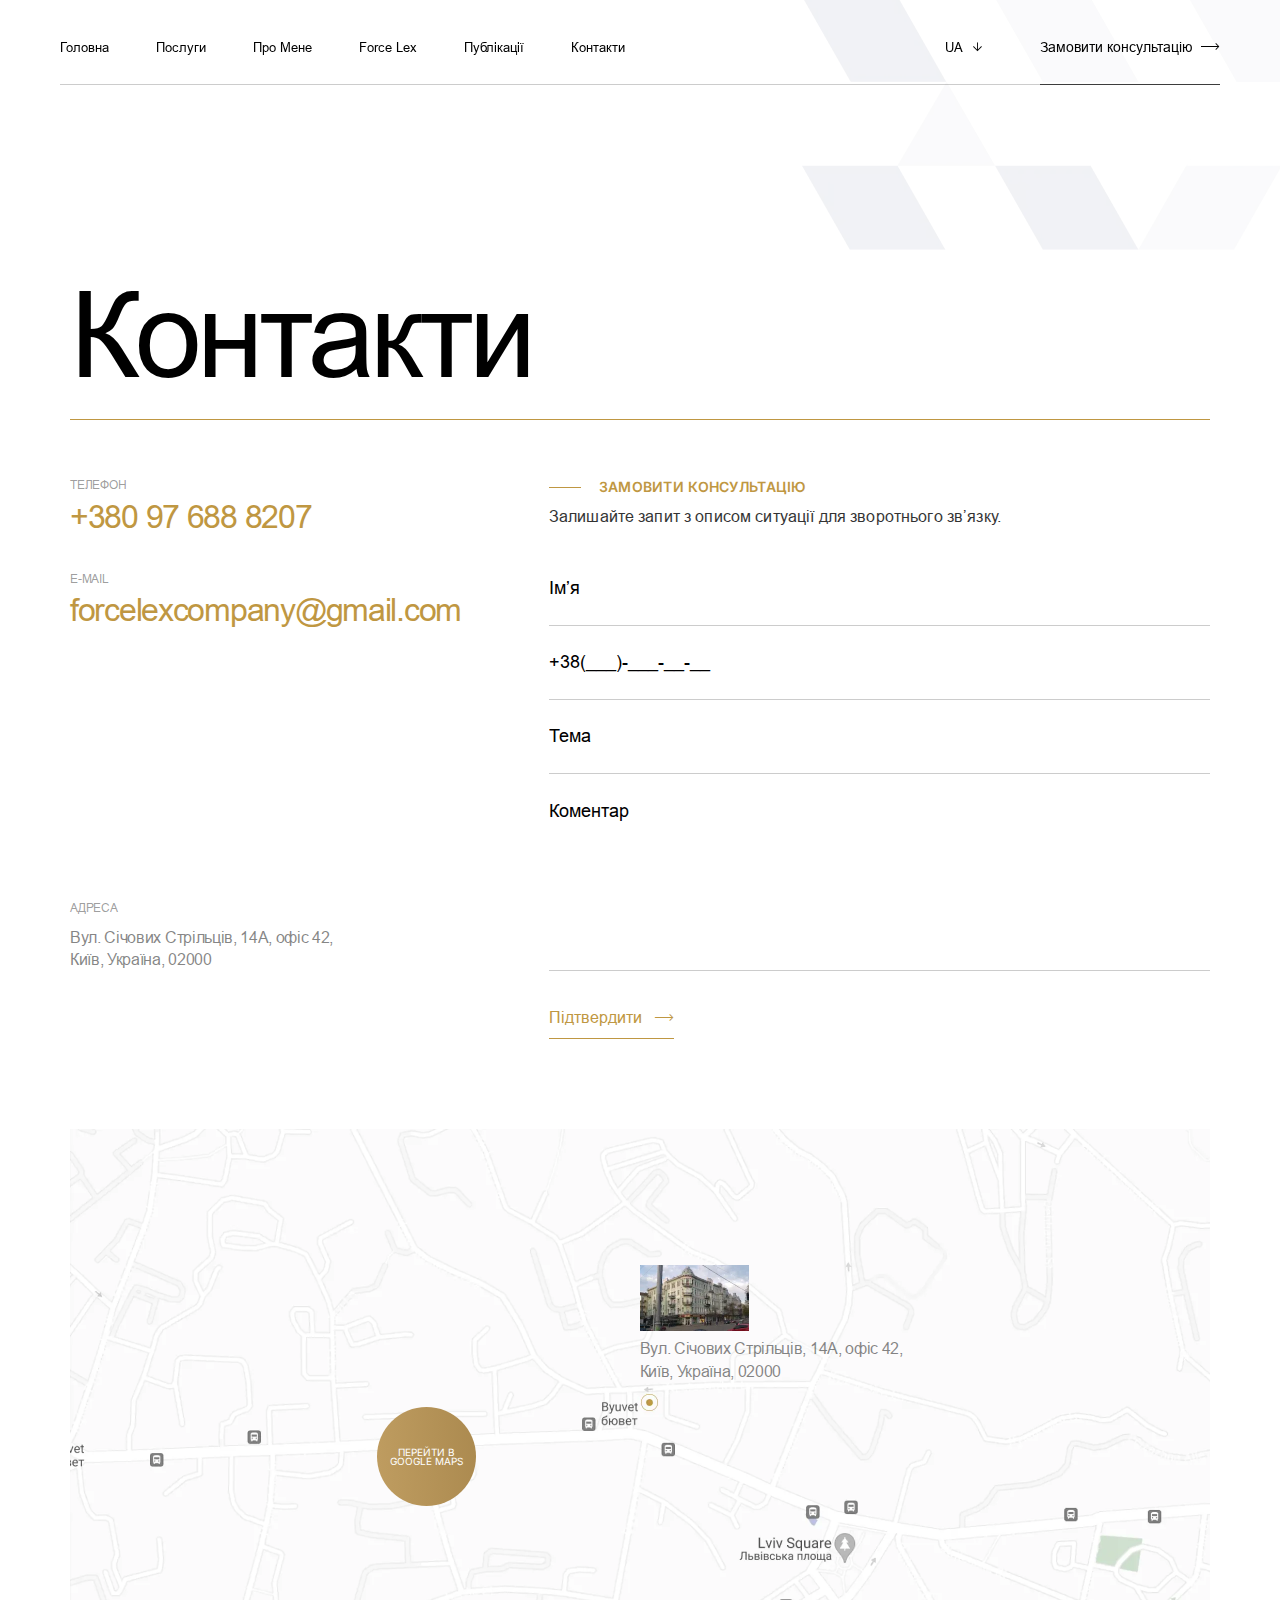
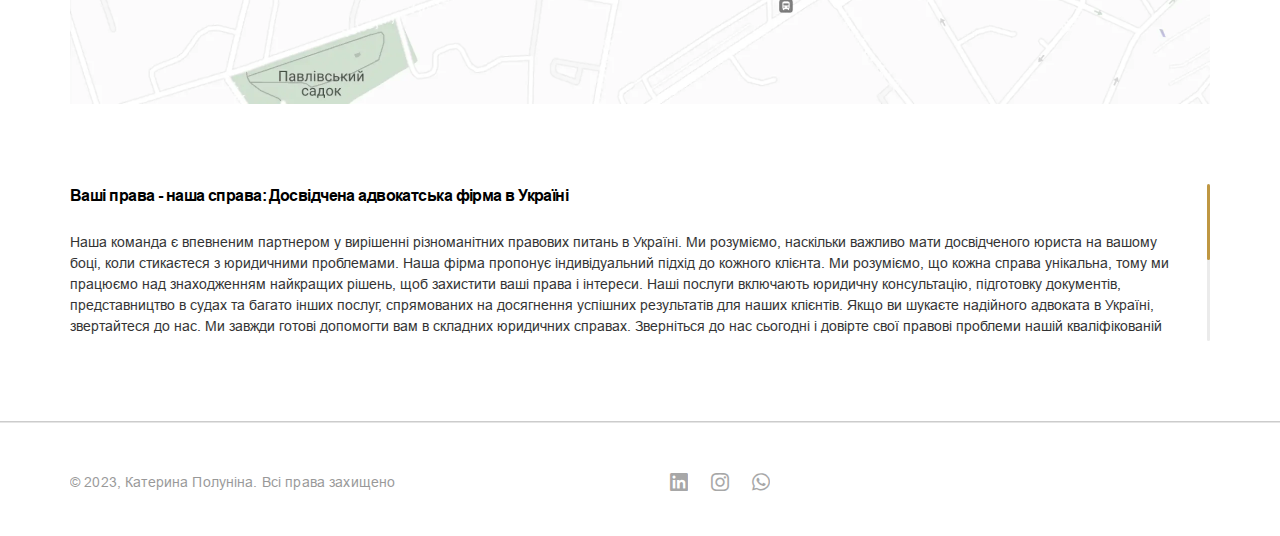
<file: contacts.html>
<!DOCTYPE html>
<html lang="uk">

<head>
	<title>Контакти</title>
	<meta charset="UTF-8">
	<meta name="format-detection" content="telephone=no">
	<!-- <style>body{opacity: 0;}</style> -->
	<link rel="stylesheet" href="css/style.min.css?_v=20231009160243">
	<link rel="shortcut icon" href="favicon.ico">
	<!-- <meta name="robots" content="noindex, nofollow"> -->
	<meta name="viewport" content="width=device-width, initial-scale=1.0">
</head>

<body>
	<div class="wrapper">
		<header data-scroll="60" data-scroll-show class="header">
			<div class="header__container">
				<div class="header__wrap">
					<div class="header__block">
						<button type="button" class="header__icon icon-menu"><span></span></button>
						<div data-da=".header,991.98,0" class="header__inner">
							<nav class="header__menu menu">
								<ul class="menu__list">
									<li class="menu__item">
										<a href="index.html" class="menu__link">Головна</a>
									</li>
									<li class="menu__item">
										<a href="#services" id="services-id" class="menu__link">Послуги</a>
									</li>
									<li class="menu__item">
										<a href="#about" id="about-id" class="menu__link">Про Мене</a>
									</li>
									<li class="menu__item">
										<a href="#process" id="process-id" class="menu__link">Force Lex</a>
									</li>
									<li class="menu__item">
										<a href="publications.html" class="menu__link">Публікації</a>
									</li>
									<li class="menu__item">
										<a href="contacts.html" class="menu__link">Контакти</a>
									</li>
								</ul>
							</nav>
							<div class="header__info">
								<div class="header__language-mob language-mob">
									<input checked class="language-mob__radio" type="radio" id="select-ua" name="select_language-mob">
									<label for="select-ua">
										<a href="" class="language-mob__link select-ua">UA</a>
									</label>
									<input class="language-mob__radio" type="radio" id="select-en" name="select_language-mob">
									<label for="select-en">
										<a href="" class="language-mob__link select-en">EN</a>
									</label>
									<input class="language-mob__radio" type="radio" id="select-ru" name="select_language-mob">
									<label for="select-ru">
										<a href="" class="language-mob__link select-ru">RU</a>
									</label>
								</div>
								<div class="header__row">
									<div class="header__contacts">
										<a href="tel:+380 97 688 8207" class="header__contacts--link">+380 97 688 8207</a>
										<a href="mailto:forcelexcompany@gmail.com" class="header__contacts--link">forcelexcompany@gmail.com</a>
									</div>
									<div class="header__address">Вул. Січових Стрільців, 14А, офіс 42, Київ, Україна, 02000</div>
								</div>
							</div>
						</div>
					</div>
					<div class="header__inter">
						<div data-dropdown-hover class="header__language language">
							<button data-dropdown-button class="language__button _icon-arrow-down" data-value="UA">UA</button>
							<ul data-dropdown-list class="language__list">
								<li data-dropdown-item class="language__item" data-value="UA">
									<a href="">UA</a>
								</li>
								<li data-dropdown-item class="language__item" data-value="RU">
									<a href="">RU</a>
								</li>
								<li data-dropdown-item class="language__item" data-value="EN">
									<a href="">EN</a>
								</li>
							</ul>
							<input type="text" name="select-language" value="" data-dropdown-input class="language__input">
						</div>
						<a href="" data-popup="#popup" class="header__contact--btn _icon-arrow-1">Замовити консультацію</a>
					</div>
				</div>
		</header>
		<main>
			<section id="include" class="contacts">
				<div class="contacts__container">
					<h1 class="contacts__title--top">Контакти</h1>
					<div class="contacts__wrapper">
						<div class="contacts__column">
							<div class="contacts__top">
								<div class="contacts__descr form-block__tab">
									<p class="form-block__descr--title">замовити консультацію</p>
									<p class="form-block__text">Залишайте запит з описом ситуації для зворотнього звʼязку.</p>
								</div>
								<div class="contacts__item">
									<div class="contacts__label">Телефон</div>
									<a href="tel:+380976888207" class="contacts__link">+380 97 688 8207</a>
								</div>
								<div class="contacts__item">
									<div class="contacts__label">e-mail</div>
									<a href="mailto:forcelexcompany@gmail.com" class="contacts__link">forcelexcompany@gmail.com</a>
								</div>
							</div>
							<div class="contacts__bottom">
								<div class="contacts__label">адреса</div>
								<div class="contacts__address">Вул. Січових Стрільців, 14А, офіс 42, Київ, Україна, 02000</div>
							</div>
						</div>
						<form action="" class="contacts__form-block form-block__column--form">
							<div class="form-block__tab">
								<p class="form-block__descr--title">замовити консультацію</p>
								<p class="form-block__text">Залишайте запит з описом ситуації для зворотнього звʼязку.</p>
							</div>
							<div class="form-block__tab--form">
								<div class="form-block__inner">
									<div class="form-block__item">
										<input name="name" type="text" placeholder="Імʼя" class="form-block__input">
									</div>
									<div class="form-block__item">
										<input data-error="Введіть номер телефону, щоб продовжити" data-required="phone" data-validate name="phone" type="tel" placeholder="+38(___)-___-__-__" class="form-block__input phone-mask">
									</div>
									<div class="form-block__item">
										<input name="theme" type="text" placeholder="Тема" class="form-block__input">
									</div>
									<div class="form-block__item">
										<textarea class="form-block__textarea" name="comment" placeholder="Коментар"></textarea>
									</div>
								</div>
								<button type="submit" class="form-block__link--btn _icon-arrow-1">Підтвердити</button>
							</div>
						</form>
					</div>
				</div>
			</section>
			<section class="map">
				<div class="map__container">
					<div class="map__wrapper">
						<div class="map__image">
							<picture><source srcset="img/bg/map.webp" type="image/webp"><img src="img/bg/map.jpg" alt="Карта"></picture>
						</div>
						<div class="map__content">
							<div class="map__item">
								<div class="map__inner">
									<div class="map__pic">
										<picture><source srcset="img/bg/map-pic.webp" type="image/webp"><img src="img/bg/map-pic.jpg" alt=""></picture>
									</div>
									<p class="map__address">Вул. Січових Стрільців, 14А, офіс 42, Київ, Україна, 02000</p>
								</div>
							</div>
							<a href="https://maps.app.goo.gl/JDqRAp4ExVZRtRMS9" target="_blank" class="map__link">перейти в Google
								Maps</a>
						</div>
					</div>
				</div>
			</section>
			<section class="content">
				<div class="content__container">
					<div class="content__wrapper baron">
						<div class="content__body baron__scroller">
							<p><b>Ваші права - наша справа: Досвідчена адвокатська фірма в Україні</b></p>
							<p>Наша команда є впевненим партнером у вирішенні різноманітних правових питань в Україні. Ми розуміємо,
								наскільки важливо мати досвідченого юриста на вашому боці, коли стикаєтеся з юридичними проблемами. Наша
								фірма пропонує індивідуальний підхід до кожного клієнта. Ми розуміємо, що кожна справа унікальна, тому
								ми
								працюємо над знаходженням найкращих рішень, щоб захистити ваші права і інтереси. Наші послуги включають
								юридичну консультацію, підготовку документів, представництво в судах та багато інших послуг, спрямованих
								на досягнення успішних результатів для наших клієнтів. Якщо ви шукаєте надійного адвоката в Україні,
								звертайтеся до нас. Ми завжди готові допомогти вам в складних юридичних справах. Зверніться до нас
								сьогодні і довірте свої правові проблеми нашій кваліфікованій команді адвокатів.</p>
							<p>Наша команда є впевненим партнером у вирішенні різноманітних правових питань в Україні. Ми розуміємо,
								наскільки важливо мати досвідченого юриста на вашому боці, коли стикаєтеся з юридичними проблемами. Наша
								фірма пропонує індивідуальний підхід до кожного клієнта. Ми розуміємо, що кожна справа унікальна, тому
								ми
								працюємо над знаходженням найкращих рішень, щоб захистити ваші права і інтереси. Наші послуги включають
								юридичну консультацію, підготовку документів, представництво в судах та багато інших послуг, спрямованих
								на досягнення успішних результатів для наших клієнтів. Якщо ви шукаєте надійного адвоката в Україні,
								звертайтеся до нас. Ми завжди готові допомогти вам в складних юридичних справах. Зверніться до нас
								сьогодні і довірте свої правові проблеми нашій кваліфікованій команді адвокатів.</p>
						</div>
						<div class="baron__track">
							<div class="baron__bar"></div>
						</div>
					</div>
				</div>
			</section>
		</main>
		<footer class="footer">
			<div class="footer__container">
				<div class="footer__wrapper">
					<p class="footer__allright">© 2023, Катерина Полуніна. Всі права захищено</p>
					<div class="footer__socials">
						<a href="" class="footer__socials--link _icon-linkedin"></a>
						<a href="" class="footer__socials--link _icon-instagram"></a>
						<a href="" class="footer__socials--link _icon-whatsapp"></a>
					</div>
				</div>
			</div>
		</footer>
	</div>
	<div id="popup" aria-hidden="true" class="popup">
		<div class="popup__wrapper">
			<div class="popup__content">
				<div class="popup__top">
					<button data-close type="button" class="popup__close _icon-close"></button>
				</div>
				<form action="" class="popup__form-block form-block__column--form">
					<div class="form-block__tab">
						<h6 class="form-block__title">Замовити консультацію</h6>
						<p class="form-block__text">Залишайте запит з описом ситуації для зворотнього звʼязку.</p>
					</div>
					<div class="form-block__tab--form">
						<div class="form-block__inner">
							<div class="form-block__item">
								<input name="name" type="text" placeholder="Імʼя" class="form-block__input">
							</div>
							<div class="form-block__item">
								<input data-error="Введіть номер телефону, щоб продовжити" data-required="phone" data-validate name="phone" type="tel" placeholder="+38(___)-___-__-__" class="form-block__input phone-mask">
							</div>
							<div class="form-block__item">
								<textarea class="form-block__textarea" name="comment" placeholder="Коментар"></textarea>
							</div>
						</div>
						<button type="submit" class="form-block__link--btn _icon-arrow-1">Підтвердити</button>
					</div>
				</form>
			</div>
		</div>
	</div>
	<script src="js/app.min.js?_v=20231009160243"></script>
	<script>
		//  Первый код удалить, расскомментировать второй код, для правильного перехода по якорям

		window.addEventListener('load', function() {
			var services = document.getElementById('services');
			if (!services) {
				document.getElementById('services-id').href = "index.html#services";
				document.getElementById('about-id').href = "index.html#about";
				document.getElementById('process-id').href = "index.html#process";
			}
		});

		// window.addEventListener('load', function () {
		//   var services = document.getElementById('services');
		//   if (!services) {
		//     var indexRoute = "{{ route('index') }}";
		//     document.getElementById('services-id').href = indexRoute + "#services";
		//     document.getElementById('about-id').href = indexRoute + "#about";
		//     document.getElementById('process-id').href = indexRoute + "#process";
		//   }
		// });
	</script>
</body>

</html>
</file>
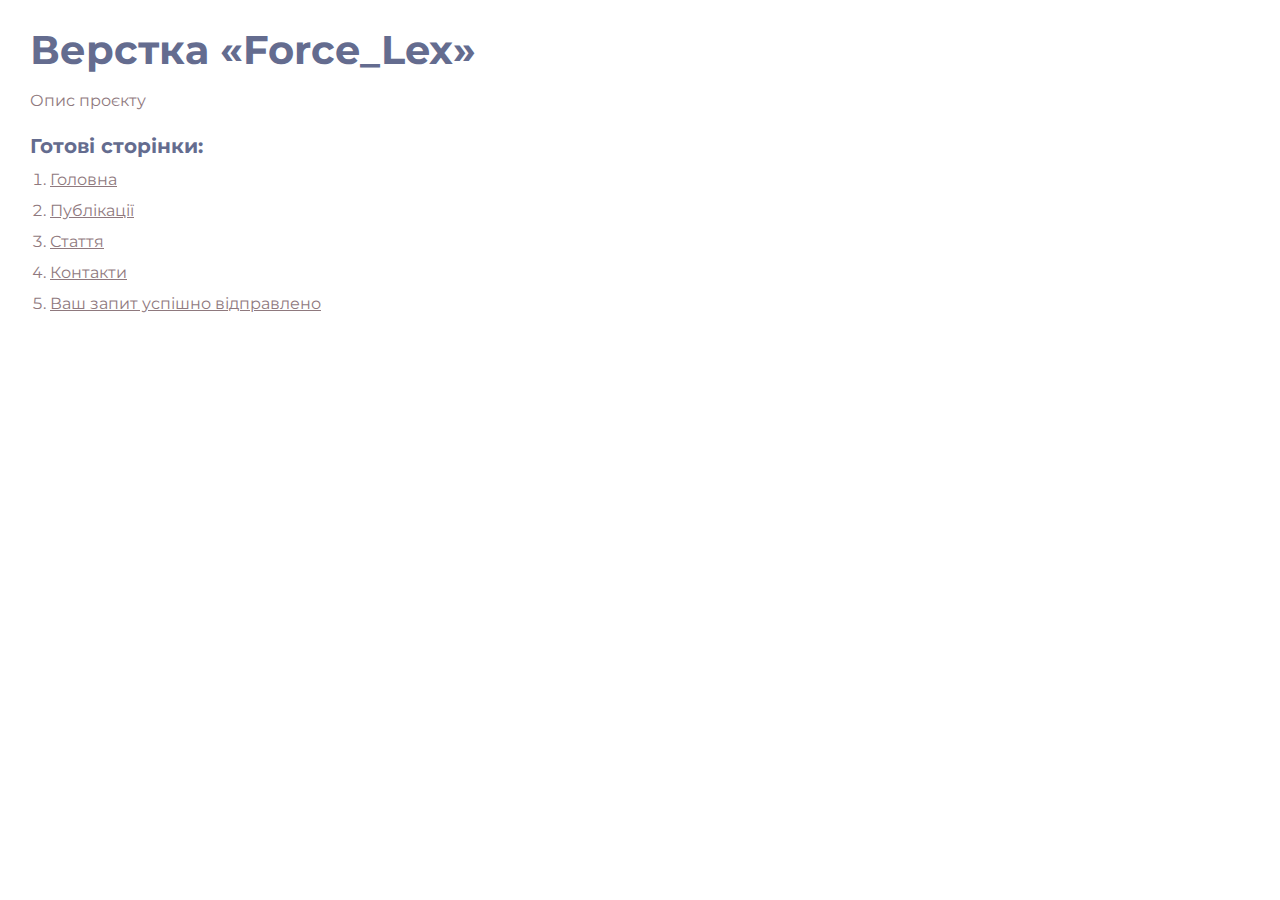
<file: nav.html>
<!DOCTYPE html>
<html>

<head>
	<meta charset="UTF-8">
	<meta name="viewport" content="width=device-width, initial-scale=1.0">
	<title>Верстка «Force_Lex»</title>
</head>

<body>
	<div class="rootpage">
		<h1>Верстка «Force_Lex»</h1>
		<div class="rootpage__info">
			Опис проєкту
		</div>
		<h2>Готові сторінки:</h2>
		<ol class="rootpage__list">
			<li><a target="_blank" href="index.html">Головна</a></li>
			<li><a target="_blank" href="publications.html">Публікації</a></li>
			<li><a target="_blank" href="publication-open.html">Стаття</a></li>
			<li><a target="_blank" href="contacts.html">Контакти</a></li>
			<li><a target="_blank" href="success.html">Ваш запит успішно відправлено </a></li>
		</ol>
	</div>
</body>
<style>
	@charset "UTF-8";
	@import url("https://fonts.googleapis.com/css?family=Montserrat:regular,700&display=swap");

	*,
	*::before,
	*::after {
		padding: 0px;
		margin: 0px;
		border: 0px;
		box-sizing: border-box;
	}

	html,
	body {
		height: 100%;
		margin: 0;
		padding: 0;
		min-width: 320px;
		width: 100%;
		color: #8F797E;
	}

	body {
		font-family: Montserrat;
		font-size: 100%;
		line-height: 1;
		font-size: 1rem;
	}

	a {
		text-decoration: underline;
		color: #8F797E
	}

	a:visited {
		text-decoration: underline;
		color: #8F797E;
	}

	a:hover {
		text-decoration: none;
	}

	ul li {
		list-style: none;
	}

	img {
		vertical-align: top;
	}

	.wrapper {
		width: 100%;
		min-height: 100%;
		overflow: hidden;
	}

	.rootpage {
		padding: 30px;
		display: flex;
		flex-direction: column;
		align-items: flex-start;
	}

	@media (max-width: 767px) {
		.rootpage {
			padding: 30px 15px;
		}
	}

	h1 {
		color: #646C8F;
		font-size: 2.5rem;
		margin: 0px 0px 1.25rem 0px;
	}

	@media (max-width: 767px) {
		h1 {
			font-size: 1.85rem;
			margin: 0px 0px 1.25rem 0px;
		}
	}

	h2 {
		color: #646C8F;
		font-size: 1.25rem;
		margin: 0px 0px 1rem 0px;
	}

	@media (max-width: 767px) {
		h2 {
			font-size: 1.125rem;
			margin: 0px 0px 1rem 0px;
		}
	}

	.rootpage__info {
		line-height: 140%;
		margin: 0px 0px 1.5rem 0px;
	}

	.rootpage__list {
		margin: 0px 0px 2.25rem 1.25rem;
	}

	.rootpage__list li:not(:last-child) {
		margin: 0px 0px 15px 0px;
	}
</style>

</html>
</file>
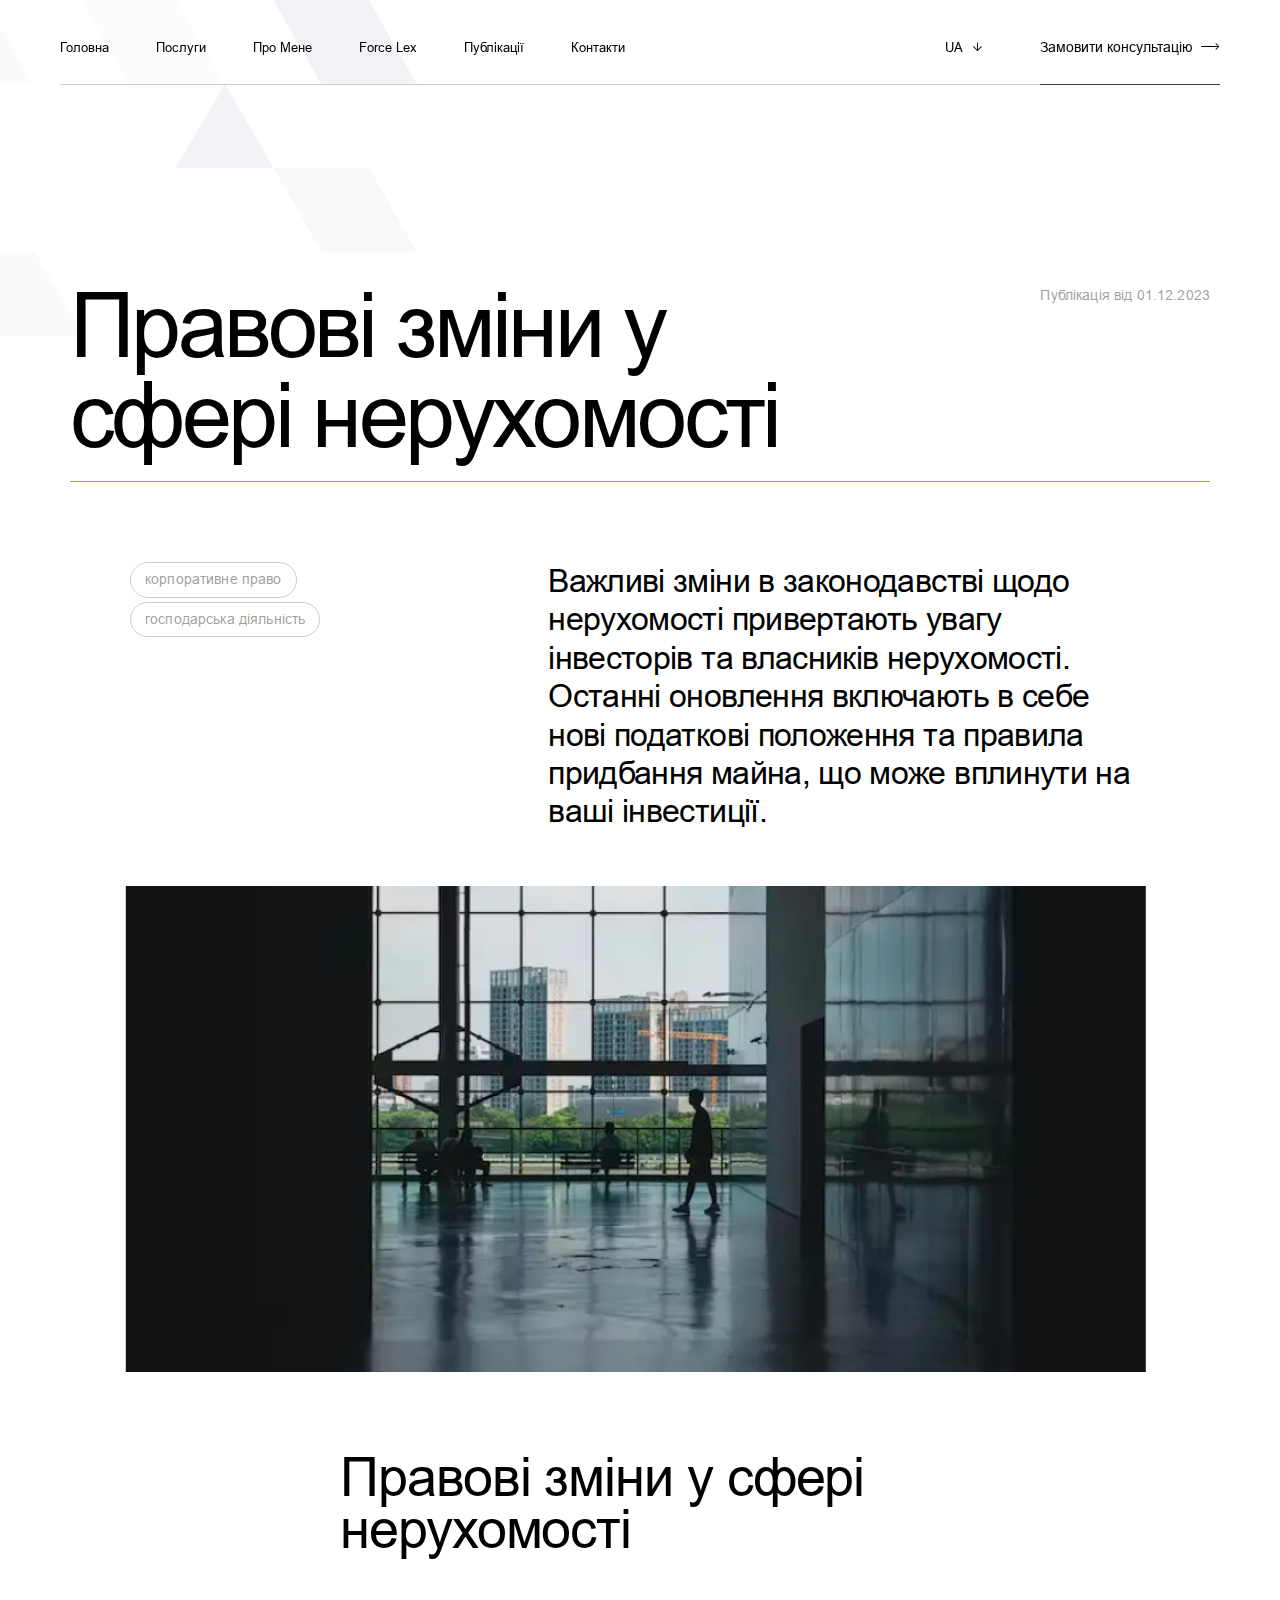
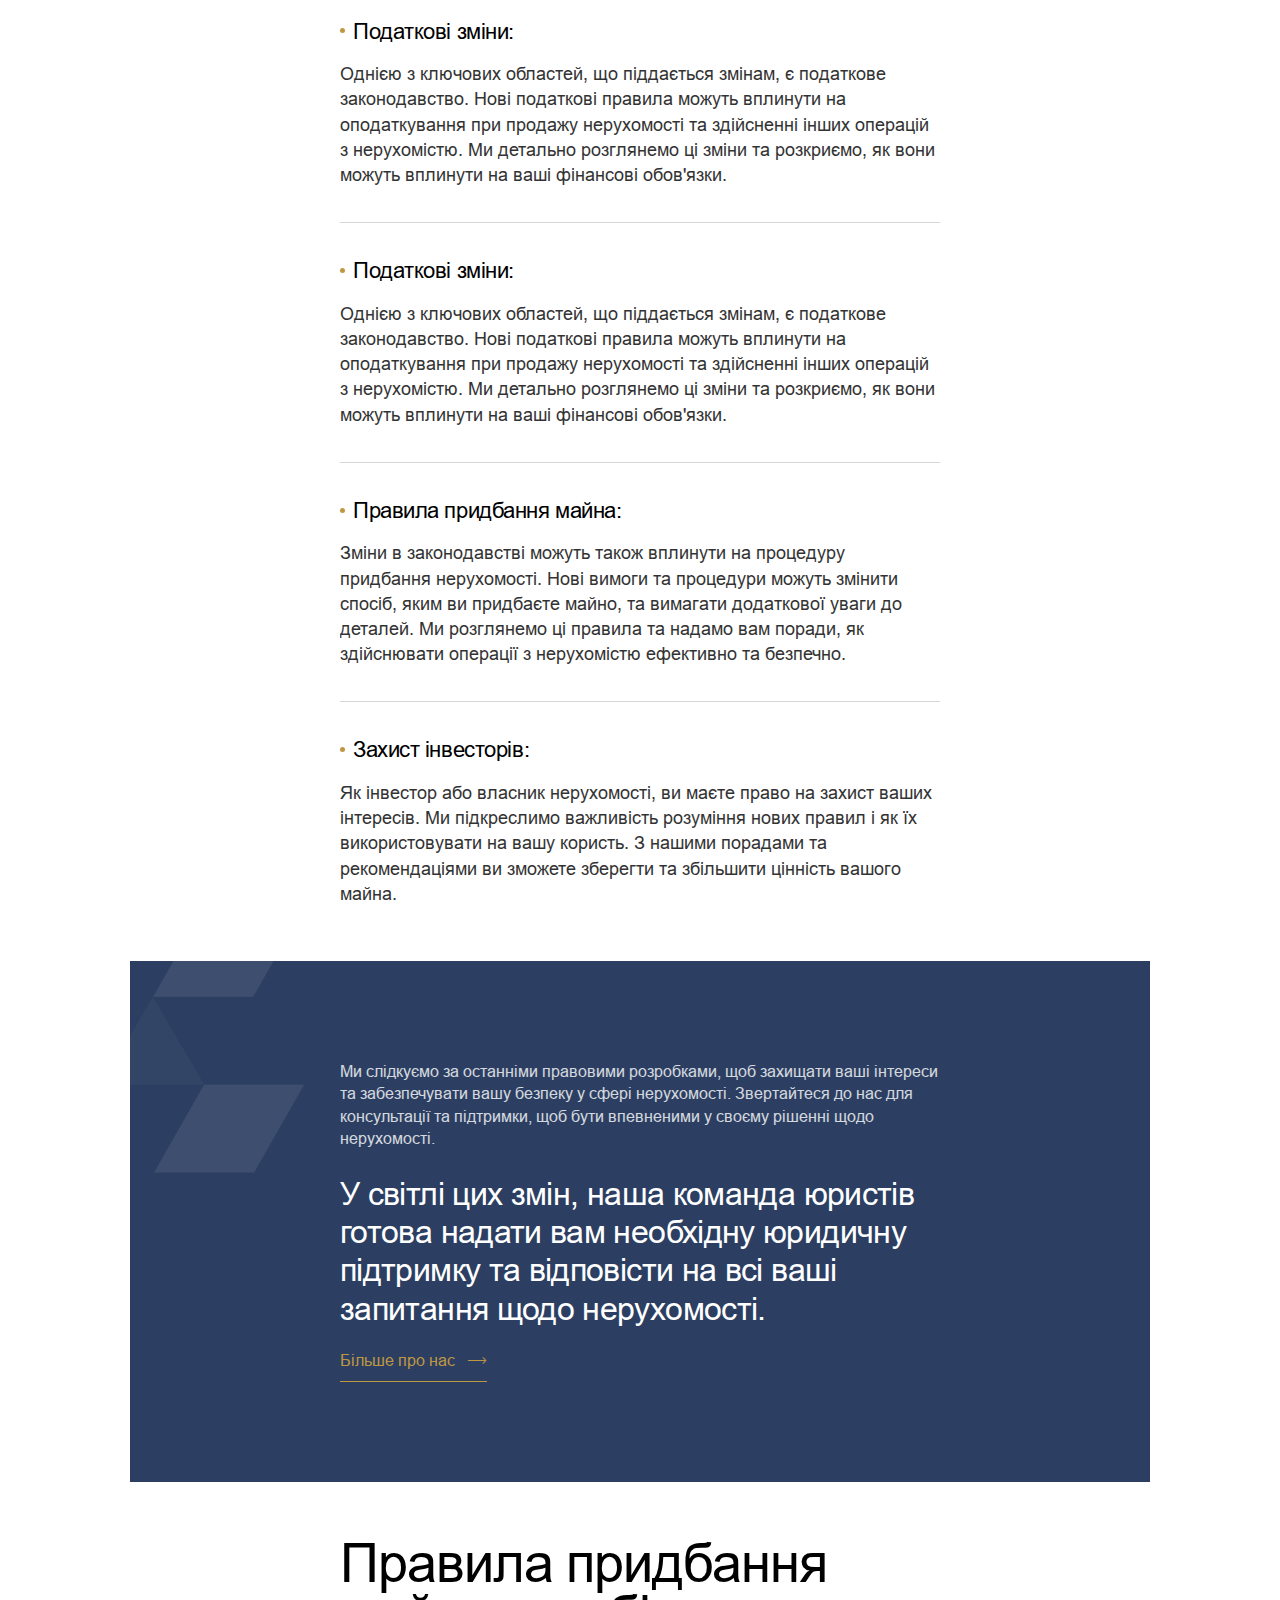
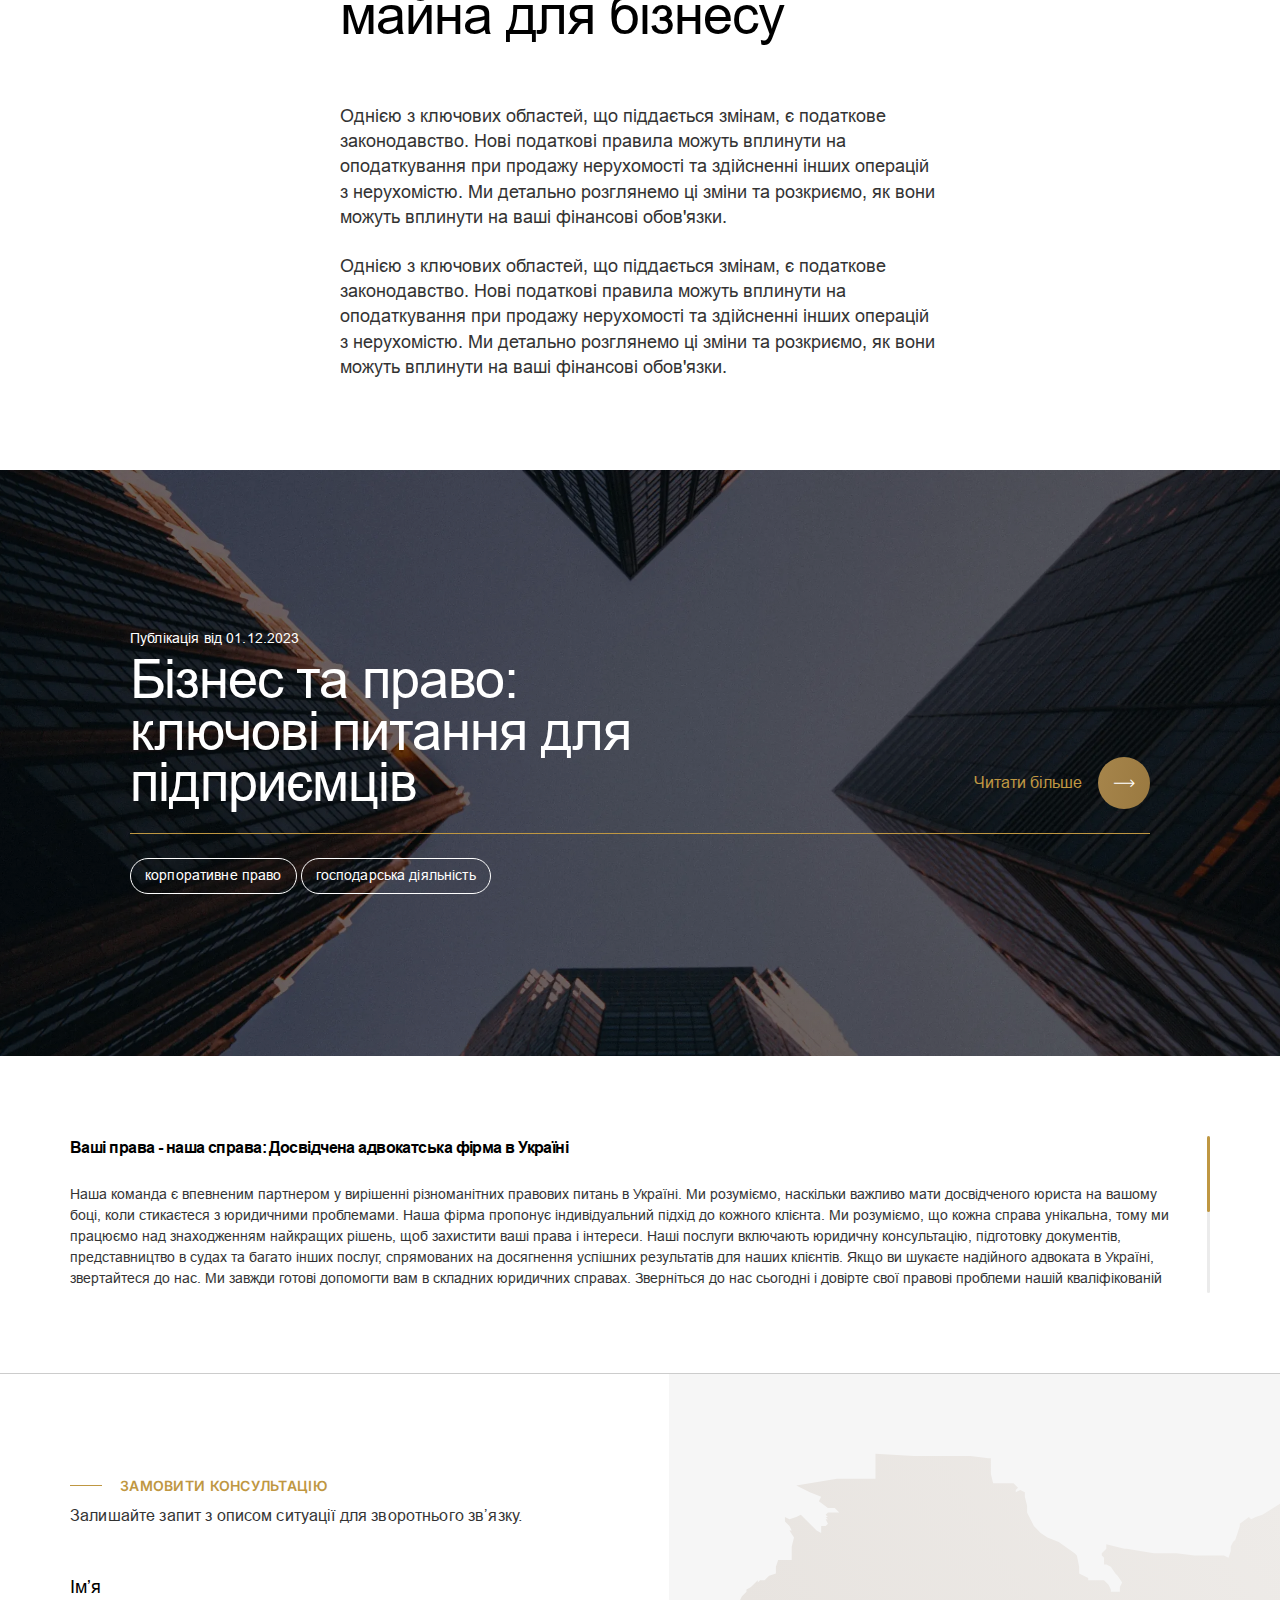
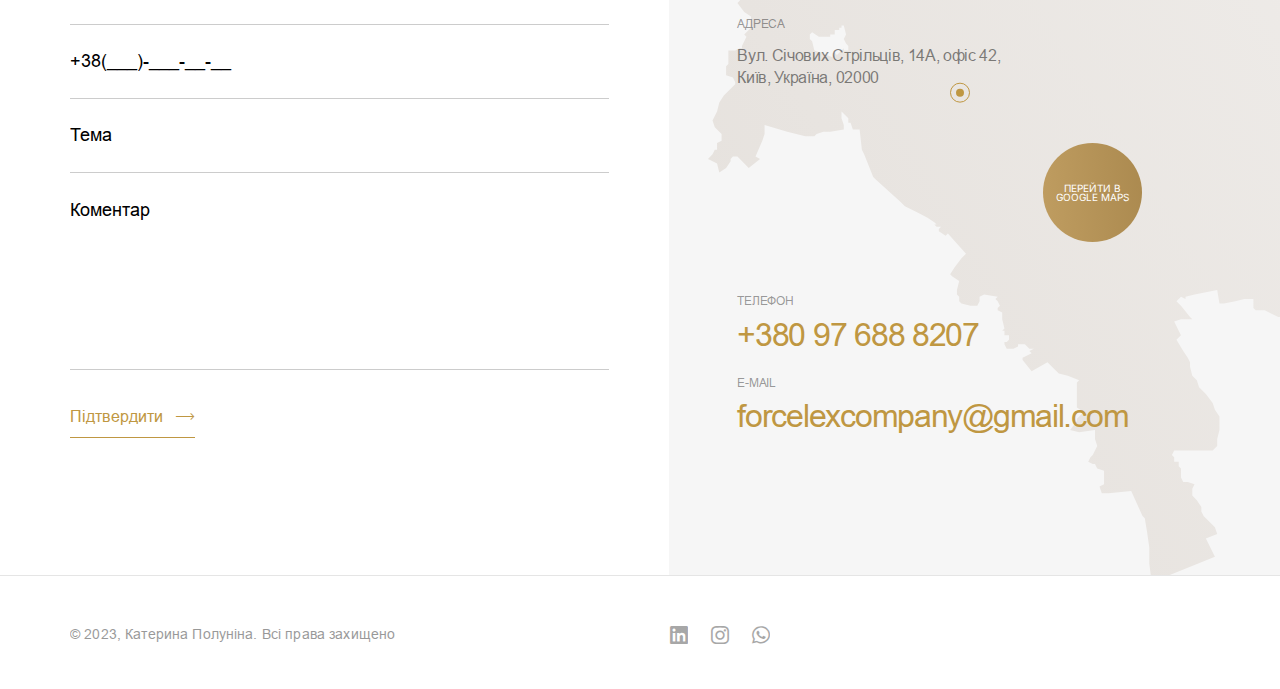
<file: publication-open.html>
<!DOCTYPE html>
<html lang="uk">

<head>
	<title>Стаття</title>
	<meta charset="UTF-8">
	<meta name="format-detection" content="telephone=no">
	<!-- <style>body{opacity: 0;}</style> -->
	<link rel="stylesheet" href="css/style.min.css?_v=20231009160243">
	<link rel="shortcut icon" href="favicon.ico">
	<!-- <meta name="robots" content="noindex, nofollow"> -->
	<meta name="viewport" content="width=device-width, initial-scale=1.0">
</head>

<body>
	<div class="wrapper">
		<header data-scroll="60" data-scroll-show class="header">
			<div class="header__container">
				<div class="header__wrap">
					<div class="header__block">
						<button type="button" class="header__icon icon-menu"><span></span></button>
						<div data-da=".header,991.98,0" class="header__inner">
							<nav class="header__menu menu">
								<ul class="menu__list">
									<li class="menu__item">
										<a href="index.html" class="menu__link">Головна</a>
									</li>
									<li class="menu__item">
										<a href="#services" id="services-id" class="menu__link">Послуги</a>
									</li>
									<li class="menu__item">
										<a href="#about" id="about-id" class="menu__link">Про Мене</a>
									</li>
									<li class="menu__item">
										<a href="#process" id="process-id" class="menu__link">Force Lex</a>
									</li>
									<li class="menu__item">
										<a href="publications.html" class="menu__link">Публікації</a>
									</li>
									<li class="menu__item">
										<a href="contacts.html" class="menu__link">Контакти</a>
									</li>
								</ul>
							</nav>
							<div class="header__info">
								<div class="header__language-mob language-mob">
									<input checked class="language-mob__radio" type="radio" id="select-ua" name="select_language-mob">
									<label for="select-ua">
										<a href="" class="language-mob__link select-ua">UA</a>
									</label>
									<input class="language-mob__radio" type="radio" id="select-en" name="select_language-mob">
									<label for="select-en">
										<a href="" class="language-mob__link select-en">EN</a>
									</label>
									<input class="language-mob__radio" type="radio" id="select-ru" name="select_language-mob">
									<label for="select-ru">
										<a href="" class="language-mob__link select-ru">RU</a>
									</label>
								</div>
								<div class="header__row">
									<div class="header__contacts">
										<a href="tel:+380 97 688 8207" class="header__contacts--link">+380 97 688 8207</a>
										<a href="mailto:forcelexcompany@gmail.com" class="header__contacts--link">forcelexcompany@gmail.com</a>
									</div>
									<div class="header__address">Вул. Січових Стрільців, 14А, офіс 42, Київ, Україна, 02000</div>
								</div>
							</div>
						</div>
					</div>
					<div class="header__inter">
						<div data-dropdown-hover class="header__language language">
							<button data-dropdown-button class="language__button _icon-arrow-down" data-value="UA">UA</button>
							<ul data-dropdown-list class="language__list">
								<li data-dropdown-item class="language__item" data-value="UA">
									<a href="">UA</a>
								</li>
								<li data-dropdown-item class="language__item" data-value="RU">
									<a href="">RU</a>
								</li>
								<li data-dropdown-item class="language__item" data-value="EN">
									<a href="">EN</a>
								</li>
							</ul>
							<input type="text" name="select-language" value="" data-dropdown-input class="language__input">
						</div>
						<a href="" data-popup="#popup" class="header__contact--btn _icon-arrow-1">Замовити консультацію</a>
					</div>
				</div>
		</header>
		<main>
			<section id="include" class="article">
				<div class="article__container">
					<div class="article__top">
						<h2 class="article__title--top">Правові зміни у сфері нерухомості</h2>
						<div class="article__date"><span>Публікація</span> від 01.12.2023</div>
					</div>
					<div class="article__row">
						<div class="article__tags">
							<div class="article__tag">корпоративне право</div>
							<div class="article__tag">господарська діяльність</div>
						</div>
						<h5 class="article__descr">Важливі зміни в законодавстві щодо нерухомості привертають увагу інвесторів та
							власників нерухомості. Останні оновлення включають в себе нові податкові положення та правила придбання
							майна, що може вплинути на ваші інвестиції.</h5>
					</div>
					<div class="article__wrapper">
						<picture><source srcset="img/publications/photo-05.webp" type="image/webp"><img src="img/publications/photo-05.jpg" alt=""></picture>
						<h3>Правові зміни у сфері нерухомості</h3>
						<h6>Податкові зміни:</h6>
						<p>Однією з ключових областей, що піддається змінам, є податкове законодавство. Нові податкові правила
							можуть вплинути на оподаткування при продажу нерухомості та здійсненні інших операцій з нерухомістю. Ми
							детально розглянемо ці зміни та розкриємо, як вони можуть вплинути на ваші фінансові обов'язки.</p>
						<h6>Податкові зміни: </h6>
						<p>Однією з ключових областей, що піддається змінам, є податкове законодавство. Нові податкові правила
							можуть вплинути на оподаткування при продажу нерухомості та здійсненні інших операцій з нерухомістю. Ми
							детально розглянемо ці зміни та розкриємо, як вони можуть вплинути на ваші фінансові обов'язки.</p>
						<h6>Правила придбання майна:</h6>
						<p>Зміни в законодавстві можуть також вплинути на процедуру придбання нерухомості. Нові вимоги та процедури
							можуть змінити спосіб, яким ви придбаєте майно, та вимагати додаткової уваги до деталей. Ми розглянемо ці
							правила та надамо вам поради, як здійснювати операції з нерухомістю ефективно та безпечно.</p>
						<h6>Захист інвесторів:</h6>
						<p>Як інвестор або власник нерухомості, ви маєте право на захист ваших інтересів. Ми підкреслимо важливість
							розуміння нових правил і як їх використовувати на вашу користь. З нашими порадами та рекомендаціями ви
							зможете зберегти та збільшити цінність вашого майна.</p>
					</div>
				</div>
			</section>
			<section class="article-cl article-cl--bottom">
				<div class="article-cl__container">
					<div class="article__block">
						<div class="article__content">
							<p class="article__text">Ми слідкуємо за останніми правовими розробками, щоб захищати ваші інтереси та
								забезпечувати вашу безпеку у сфері нерухомості. <span>Звертайтеся до нас для консультації та підтримки,
									щоб бути впевненими у своєму рішенні щодо нерухомості.</span></p>
							<h5 class="article__title">У світлі цих змін, наша команда юристів готова надати вам необхідну юридичну
								підтримку та відповісти на всі ваші запитання щодо нерухомості.</h5>
							<a href="" class="article__link--btn _icon-arrow-1">Більше про нас</a>
						</div>
					</div>
			</section>
			<section class="article-cl">
				<div class="article-cl__container">
					<div class="article__wrapper article__wrapper--bottom">
						<h3>Правила придбання майна для бізнесу</h3>
						<p>Однією з ключових областей, що піддається змінам, є податкове законодавство. Нові податкові правила
							можуть вплинути на оподаткування при продажу нерухомості та здійсненні інших операцій з нерухомістю. Ми
							детально розглянемо ці зміни та розкриємо, як вони можуть вплинути на ваші фінансові обов'язки.</p>
						<p>Однією з ключових областей, що піддається змінам, є податкове законодавство. Нові податкові правила
							можуть вплинути на оподаткування при продажу нерухомості та здійсненні інших операцій з нерухомістю. Ми
							детально розглянемо ці зміни та розкриємо, як вони можуть вплинути на ваші фінансові обов'язки.</p>
					</div>
				</div>
			</section>
			<section class="article__first-public">
				<div class="article__first-public__container">
					<div class="article__first-public__wrapper first-publications">
						<div class="first-publications__content">
							<div class="first-publications__row">
								<div class="first-publications__inner">
									<div class="first-publications__label">Публікація від 01.12.2023</div>
									<h3 class="first-publications__title">Бізнес та право: ключові питання для підприємців</h3>
								</div>
								<a href="" data-da=".first-publications__content,767.98,3" class="first-publications__link _icon-arrow-1">Читати більше</a>
							</div>
							<div class="first-publications__tags">
								<div class="first-publications__tag">корпоративне право</div>
								<div class="first-publications__tag">господарська діяльність</div>
							</div>
						</div>
					</div>
				</div>
				<div class="first-publications__image">
					<picture><source srcset="img/publications/photo-06.webp" type="image/webp"><img src="img/publications/photo-06.jpg" alt=""></picture>
				</div>
			</section>
			<section class="content">
				<div class="content__container">
					<div class="content__wrapper baron">
						<div class="content__body baron__scroller">
							<p><b>Ваші права - наша справа: Досвідчена адвокатська фірма в Україні</b></p>
							<p>Наша команда є впевненим партнером у вирішенні різноманітних правових питань в Україні. Ми розуміємо,
								наскільки важливо мати досвідченого юриста на вашому боці, коли стикаєтеся з юридичними проблемами. Наша
								фірма пропонує індивідуальний підхід до кожного клієнта. Ми розуміємо, що кожна справа унікальна, тому
								ми
								працюємо над знаходженням найкращих рішень, щоб захистити ваші права і інтереси. Наші послуги включають
								юридичну консультацію, підготовку документів, представництво в судах та багато інших послуг, спрямованих
								на досягнення успішних результатів для наших клієнтів. Якщо ви шукаєте надійного адвоката в Україні,
								звертайтеся до нас. Ми завжди готові допомогти вам в складних юридичних справах. Зверніться до нас
								сьогодні і довірте свої правові проблеми нашій кваліфікованій команді адвокатів.</p>
							<p>Наша команда є впевненим партнером у вирішенні різноманітних правових питань в Україні. Ми розуміємо,
								наскільки важливо мати досвідченого юриста на вашому боці, коли стикаєтеся з юридичними проблемами. Наша
								фірма пропонує індивідуальний підхід до кожного клієнта. Ми розуміємо, що кожна справа унікальна, тому
								ми
								працюємо над знаходженням найкращих рішень, щоб захистити ваші права і інтереси. Наші послуги включають
								юридичну консультацію, підготовку документів, представництво в судах та багато інших послуг, спрямованих
								на досягнення успішних результатів для наших клієнтів. Якщо ви шукаєте надійного адвоката в Україні,
								звертайтеся до нас. Ми завжди готові допомогти вам в складних юридичних справах. Зверніться до нас
								сьогодні і довірте свої правові проблеми нашій кваліфікованій команді адвокатів.</p>
						</div>
						<div class="baron__track">
							<div class="baron__bar"></div>
						</div>
					</div>
				</div>
			</section>
			<section class="form-block">
				<div class="form-block__container">
					<div class="form-block__wrapper">
						<form action="" class="form-block__column--form">
							<div class="form-block__tab">
								<p class="form-block__descr--title">замовити консультацію</p>
								<p class="form-block__text">Залишайте запит з описом ситуації для зворотнього звʼязку.</p>
							</div>
							<div class="form-block__tab--form">
								<div class="form-block__inner">
									<div class="form-block__item">
										<input data-validate name="name" type="text" placeholder="Імʼя" class="form-block__input">
									</div>
									<div class="form-block__item">
										<input data-error="Введіть номер телефону, щоб продовжити" data-required="phone" data-validate name="phone" type="tel" placeholder="+38(___)-___-__-__" class="form-block__input phone-mask">
									</div>
									<div class="form-block__item">
										<input name="theme" type="text" placeholder="Тема" class="form-block__input">
									</div>
									<div class="form-block__item">
										<textarea class="form-block__textarea" name="comment" placeholder="Коментар"></textarea>
									</div>
								</div>
								<button type="submit" class="form-block__link--btn _icon-arrow-1">Підтвердити</button>
							</div>
						</form>
						<div class="form-block__column">
							<div class="form-block__content">
								<div class="form-block__content--address">
									<div class="form-block__label">адреса</div>
									<div class="form-block__address">Вул. Січових Стрільців, 14А, офіс 42, Київ, Україна, 02000</div>
								</div>
								<div class="form-block__map--wrap">
									<a href="https://maps.app.goo.gl/JDqRAp4ExVZRtRMS9" target="_blank" class="form-block__map">перейти в
										Google
										Maps</a>
								</div>
								<div class="form-block__bottom">
									<div class="form-block__content--item">
										<div class="form-block__label">Телефон</div>
										<a href="tel:+380976888207" class="form-block__link">+380 97 688 8207</a>
									</div>
									<div class="form-block__content--item">
										<div class="form-block__label">e-mail</div>
										<a href="mailto:forcelexcompany@gmail.com" class="form-block__link">forcelexcompany@gmail.com</a>
									</div>
								</div>
							</div>
							<div class="form-block__image">
								<img src="img/other/map.svg" alt="">
							</div>
						</div>
					</div>
				</div>
			</section>
		</main>
		<footer class="footer">
			<div class="footer__container">
				<div class="footer__wrapper">
					<p class="footer__allright">© 2023, Катерина Полуніна. Всі права захищено</p>
					<div class="footer__socials">
						<a href="" class="footer__socials--link _icon-linkedin"></a>
						<a href="" class="footer__socials--link _icon-instagram"></a>
						<a href="" class="footer__socials--link _icon-whatsapp"></a>
					</div>
				</div>
			</div>
		</footer>
	</div>
	<div id="popup" aria-hidden="true" class="popup">
		<div class="popup__wrapper">
			<div class="popup__content">
				<div class="popup__top">
					<button data-close type="button" class="popup__close _icon-close"></button>
				</div>
				<form action="" class="popup__form-block form-block__column--form">
					<div class="form-block__tab">
						<h6 class="form-block__title">Замовити консультацію</h6>
						<p class="form-block__text">Залишайте запит з описом ситуації для зворотнього звʼязку.</p>
					</div>
					<div class="form-block__tab--form">
						<div class="form-block__inner">
							<div class="form-block__item">
								<input name="name" type="text" placeholder="Імʼя" class="form-block__input">
							</div>
							<div class="form-block__item">
								<input data-error="Введіть номер телефону, щоб продовжити" data-required="phone" data-validate name="phone" type="tel" placeholder="+38(___)-___-__-__" class="form-block__input phone-mask">
							</div>
							<div class="form-block__item">
								<textarea class="form-block__textarea" name="comment" placeholder="Коментар"></textarea>
							</div>
						</div>
						<button type="submit" class="form-block__link--btn _icon-arrow-1">Підтвердити</button>
					</div>
				</form>
			</div>
		</div>
	</div>
	<script src="js/app.min.js?_v=20231009160243"></script>
	<script>
		//  Первый код удалить, расскомментировать второй код, для правильного перехода по якорям

		window.addEventListener('load', function() {
			var services = document.getElementById('services');
			if (!services) {
				document.getElementById('services-id').href = "index.html#services";
				document.getElementById('about-id').href = "index.html#about";
				document.getElementById('process-id').href = "index.html#process";
			}
		});

		// window.addEventListener('load', function () {
		//   var services = document.getElementById('services');
		//   if (!services) {
		//     var indexRoute = "{{ route('index') }}";
		//     document.getElementById('services-id').href = indexRoute + "#services";
		//     document.getElementById('about-id').href = indexRoute + "#about";
		//     document.getElementById('process-id').href = indexRoute + "#process";
		//   }
		// });
	</script>
</body>

</html>
</file>
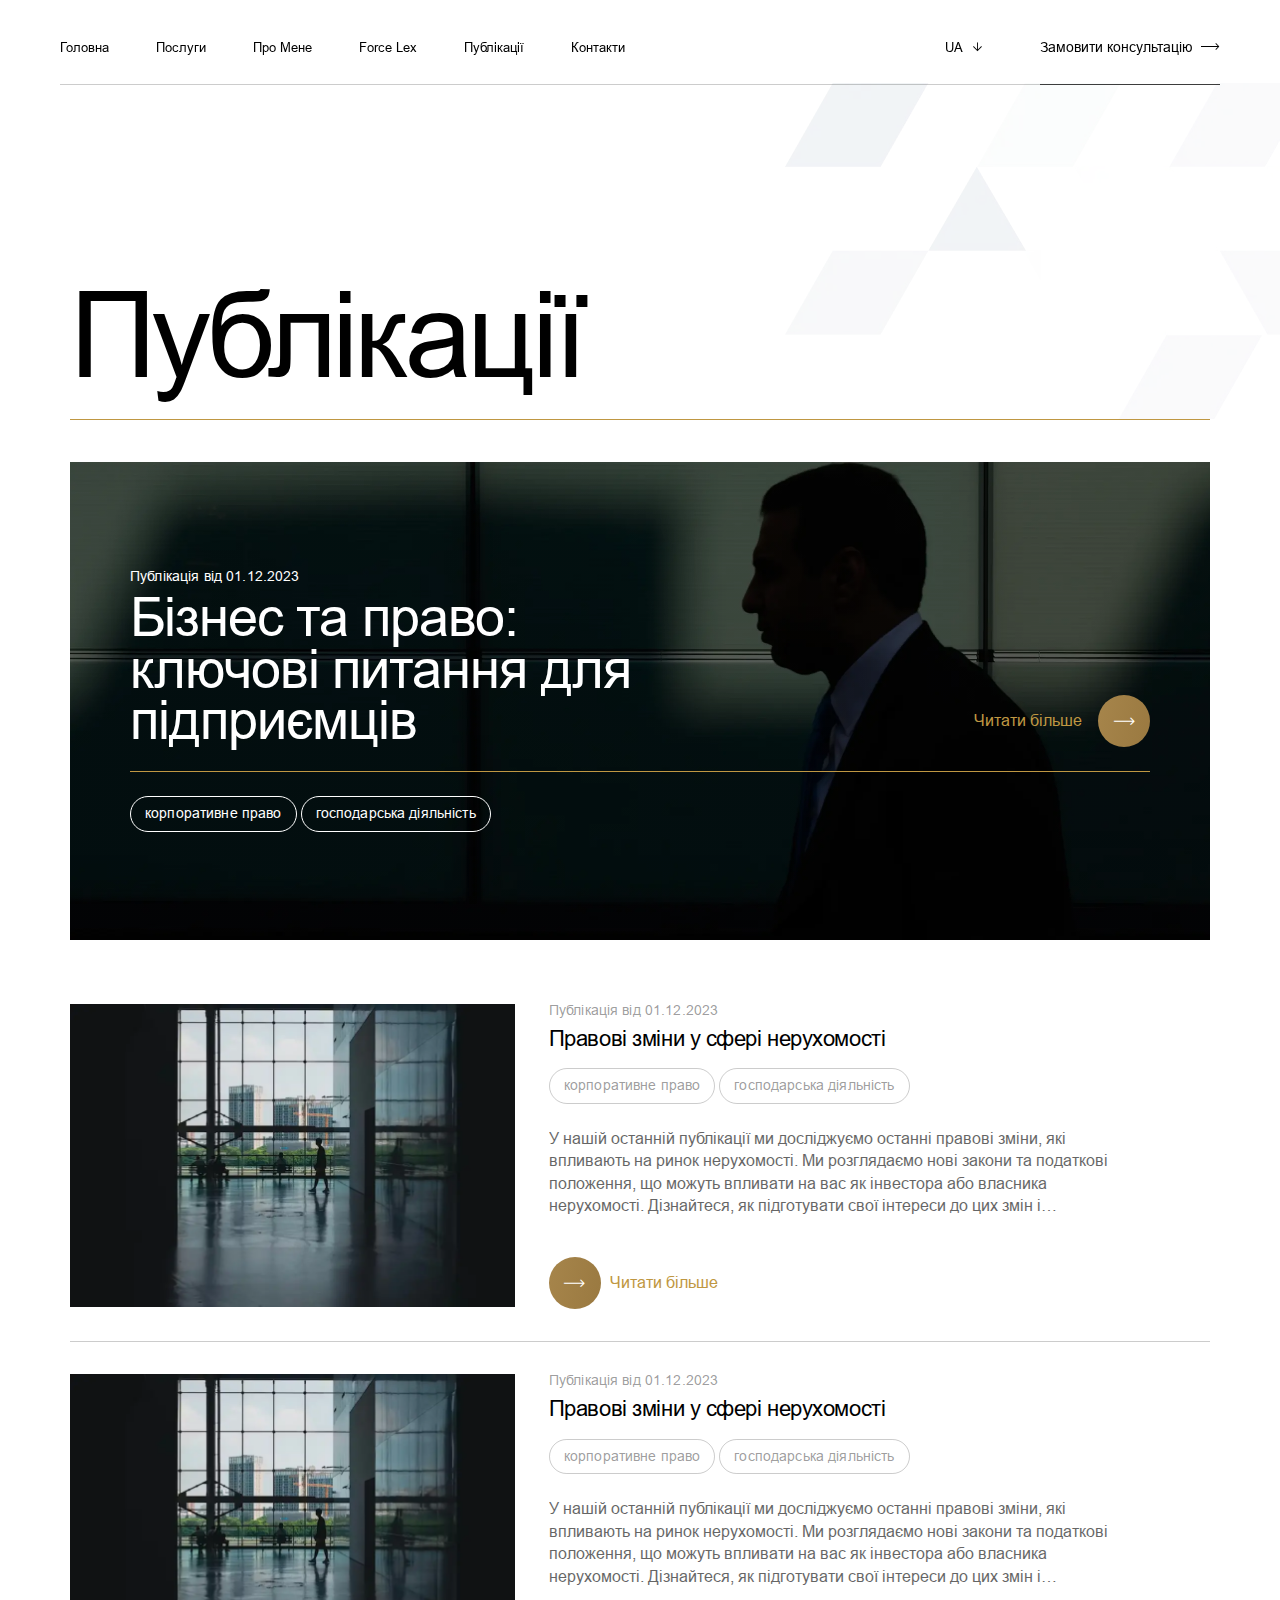
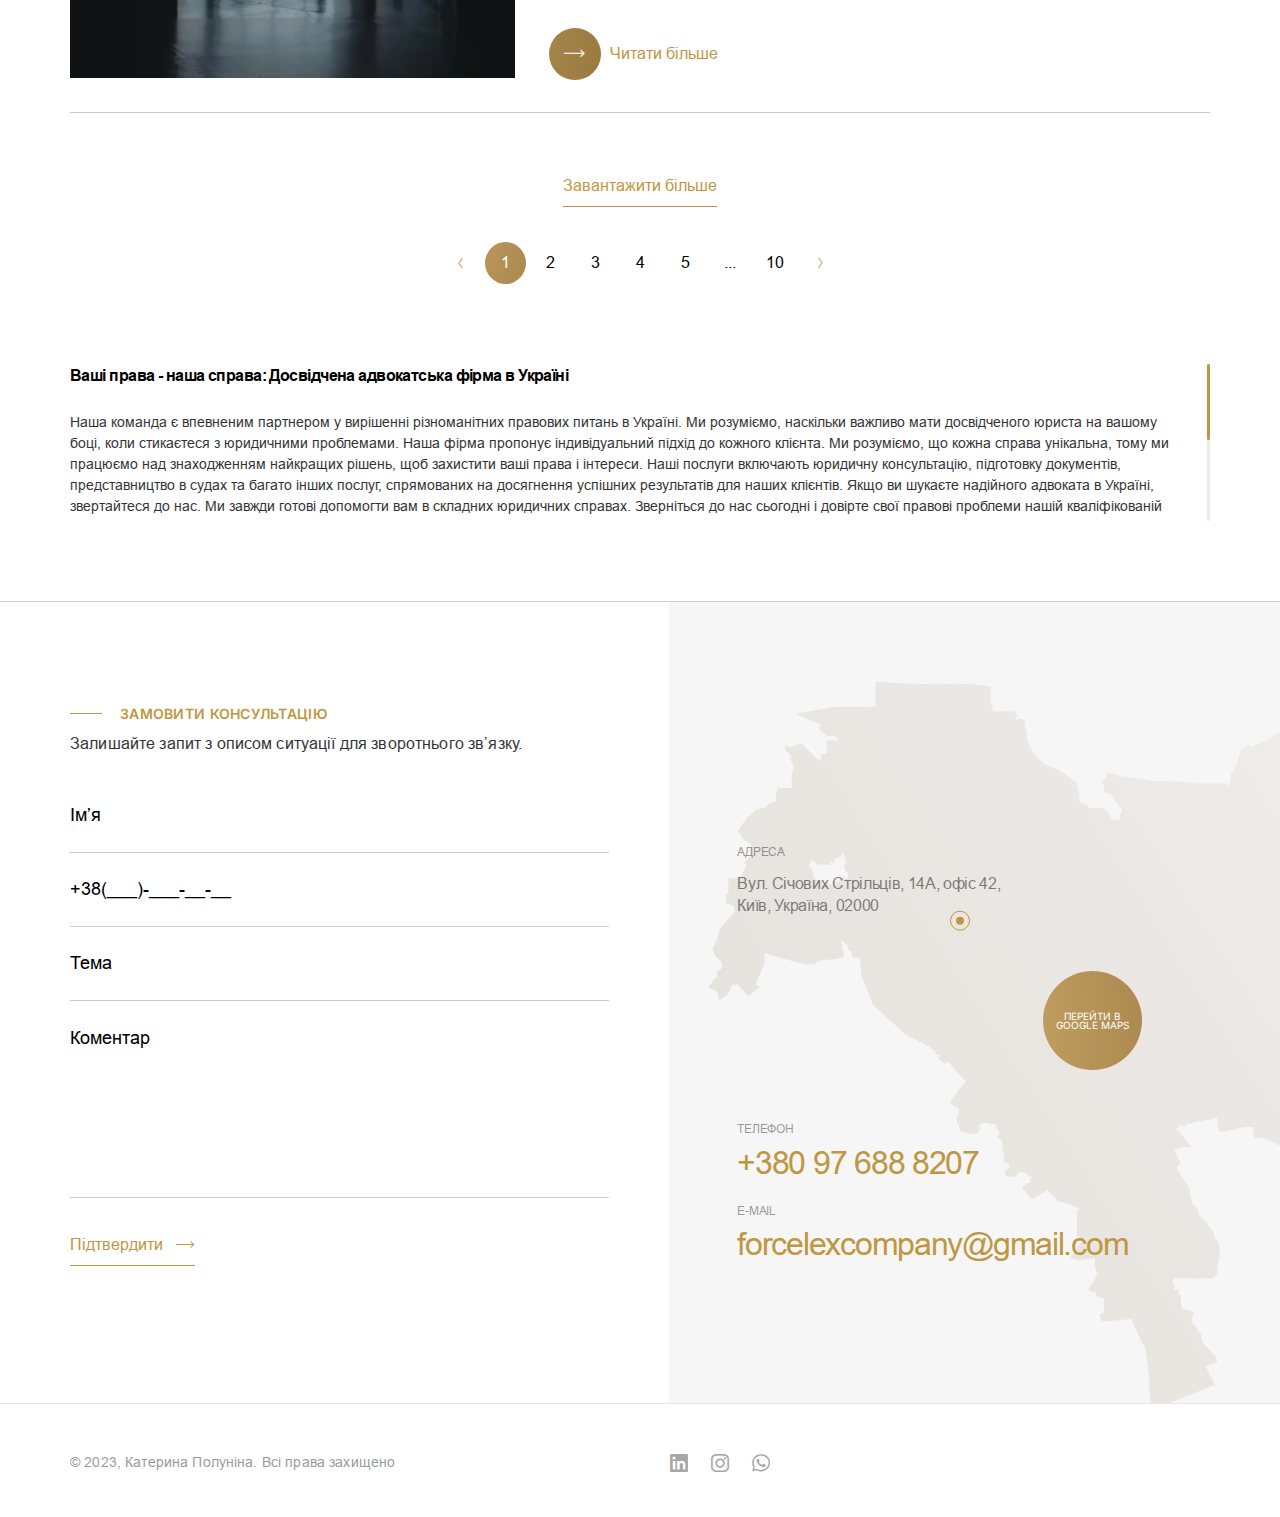
<file: publications.html>
<!DOCTYPE html>
<html lang="uk">

<head>
	<title>Публікації</title>
	<meta charset="UTF-8">
	<meta name="format-detection" content="telephone=no">
	<!-- <style>body{opacity: 0;}</style> -->
	<link rel="stylesheet" href="css/style.min.css?_v=20231009160243">
	<link rel="shortcut icon" href="favicon.ico">
	<!-- <meta name="robots" content="noindex, nofollow"> -->
	<meta name="viewport" content="width=device-width, initial-scale=1.0">
</head>

<body>
	<div class="wrapper">
		<header data-scroll="60" data-scroll-show class="header">
			<div class="header__container">
				<div class="header__wrap">
					<div class="header__block">
						<button type="button" class="header__icon icon-menu"><span></span></button>
						<div data-da=".header,991.98,0" class="header__inner">
							<nav class="header__menu menu">
								<ul class="menu__list">
									<li class="menu__item">
										<a href="index.html" class="menu__link">Головна</a>
									</li>
									<li class="menu__item">
										<a href="#services" id="services-id" class="menu__link">Послуги</a>
									</li>
									<li class="menu__item">
										<a href="#about" id="about-id" class="menu__link">Про Мене</a>
									</li>
									<li class="menu__item">
										<a href="#process" id="process-id" class="menu__link">Force Lex</a>
									</li>
									<li class="menu__item">
										<a href="publications.html" class="menu__link">Публікації</a>
									</li>
									<li class="menu__item">
										<a href="contacts.html" class="menu__link">Контакти</a>
									</li>
								</ul>
							</nav>
							<div class="header__info">
								<div class="header__language-mob language-mob">
									<input checked class="language-mob__radio" type="radio" id="select-ua" name="select_language-mob">
									<label for="select-ua">
										<a href="" class="language-mob__link select-ua">UA</a>
									</label>
									<input class="language-mob__radio" type="radio" id="select-en" name="select_language-mob">
									<label for="select-en">
										<a href="" class="language-mob__link select-en">EN</a>
									</label>
									<input class="language-mob__radio" type="radio" id="select-ru" name="select_language-mob">
									<label for="select-ru">
										<a href="" class="language-mob__link select-ru">RU</a>
									</label>
								</div>
								<div class="header__row">
									<div class="header__contacts">
										<a href="tel:+380 97 688 8207" class="header__contacts--link">+380 97 688 8207</a>
										<a href="mailto:forcelexcompany@gmail.com" class="header__contacts--link">forcelexcompany@gmail.com</a>
									</div>
									<div class="header__address">Вул. Січових Стрільців, 14А, офіс 42, Київ, Україна, 02000</div>
								</div>
							</div>
						</div>
					</div>
					<div class="header__inter">
						<div data-dropdown-hover class="header__language language">
							<button data-dropdown-button class="language__button _icon-arrow-down" data-value="UA">UA</button>
							<ul data-dropdown-list class="language__list">
								<li data-dropdown-item class="language__item" data-value="UA">
									<a href="">UA</a>
								</li>
								<li data-dropdown-item class="language__item" data-value="RU">
									<a href="">RU</a>
								</li>
								<li data-dropdown-item class="language__item" data-value="EN">
									<a href="">EN</a>
								</li>
							</ul>
							<input type="text" name="select-language" value="" data-dropdown-input class="language__input">
						</div>
						<a href="" data-popup="#popup" class="header__contact--btn _icon-arrow-1">Замовити консультацію</a>
					</div>
				</div>
		</header>
		<main>
			<section id="include" class="publications">
				<div class="publications__container">
					<h1 class="publications__title--top">Публікації</h1>
					<div class="publications__first first-publications">
						<div class="first-publications__image">
							<picture><source srcset="img/publications/photo-04.webp" type="image/webp"><img src="img/publications/photo-04.jpg" alt=""></picture>
						</div>
						<div class="first-publications__content">
							<div class="first-publications__row">
								<div class="first-publications__inner">
									<div class="first-publications__label">Публікація від 01.12.2023</div>
									<h3 class="first-publications__title">Бізнес та право: ключові питання для підприємців</h3>
								</div>
								<a href="" data-da=".first-publications__content,767.98,3" class="first-publications__link _icon-arrow-1">Читати більше</a>
							</div>
							<div class="first-publications__tags">
								<div class="first-publications__tag">корпоративне право</div>
								<div class="first-publications__tag">господарська діяльність</div>
							</div>
						</div>
					</div>
					<div class="publications__wrapper">
						<a href="" class="publications__item">
							<div class="publications__image">
								<picture><source srcset="img/publications/photo-05.webp" type="image/webp"><img src="img/publications/photo-05.jpg" alt=""></picture>
							</div>
							<div class="publications__content">
								<div class="publications__main">
									<div class="publications__top">
										<div class="publications__label">Публікація від 01.12.2023</div>
										<h6 class="publications__title">Правові зміни у сфері нерухомості</h6>
										<div class="publications__tags">
											<div class="publications__tag">корпоративне право</div>
											<div class="publications__tag">господарська діяльність</div>
										</div>
									</div>
									<p class="publications__text">У нашій останній публікації ми досліджуємо останні правові зміни, які
										впливають на ринок нерухомості. Ми розглядаємо нові закони та податкові положення, що можуть
										впливати на вас як інвестора або власника нерухомості. Дізнайтеся, як підготувати свої інтереси до
										цих змін і забезпечити їх безпеку. У нашій останній публікації ми досліджуємо останні правові зміни,
										які
										впливають на ринок нерухомості. Ми розглядаємо нові закони та податкові положення, що можуть
										впливати на вас як інвестора або власника нерухомості. Дізнайтеся, як підготувати свої інтереси до
										цих змін і забезпечити їх безпеку.</p>
								</div>
								<div class="publications__link _icon-arrow-1">Читати більше</div>
							</div>
						</a>
						<a href="" class="publications__item">
							<div class="publications__image">
								<picture><source srcset="img/publications/photo-05.webp" type="image/webp"><img src="img/publications/photo-05.jpg" alt=""></picture>
							</div>
							<div class="publications__content">
								<div class="publications__main">
									<div class="publications__top">
										<div class="publications__label">Публікація від 01.12.2023</div>
										<h6 class="publications__title">Правові зміни у сфері нерухомості</h6>
										<div class="publications__tags">
											<div class="publications__tag">корпоративне право</div>
											<div class="publications__tag">господарська діяльність</div>
										</div>
									</div>
									<p class="publications__text">У нашій останній публікації ми досліджуємо останні правові зміни, які
										впливають на ринок нерухомості. Ми розглядаємо нові закони та податкові положення, що можуть
										впливати на вас як інвестора або власника нерухомості. Дізнайтеся, як підготувати свої інтереси до
										цих змін і забезпечити їх безпеку.</p>
								</div>
								<div class="publications__link _icon-arrow-1">Читати більше</div>
							</div>
						</a>
					</div>
					<button type="submit" class="publications__link--btn">Завантажити більше</button>
					<ul class="publications__pagination pagination">
						<li class="pagination__button pagination__button--prev _icon-arrow-2"></li>
						<li class="pagination__list pagination__list--active">
							<a href="" class="pagination__link">1</a>
						</li>
						<li class="pagination__list">
							<a href="" class="pagination__link">2</a>
						</li>
						<li class="pagination__list">
							<a href="" class="pagination__link">3</a>
						</li>
						<li class="pagination__list pagination__list--hide">
							<a href="" class="pagination__link">4</a>
						</li>
						<li class="pagination__list pagination__list--hide">
							<a href="" class="pagination__link">5</a>
						</li>
						<li class="pagination__list">
							<a href="" class="pagination__link">...</a>
						</li>
						<li class="pagination__list">
							<a href="" class="pagination__link">10</a>
						</li>
						<li class="pagination__button pagination__button--next _icon-arrow-2"></li>
					</ul>
				</div>
			</section>
			<section class="content">
				<div class="content__container">
					<div class="content__wrapper baron">
						<div class="content__body baron__scroller">
							<p><b>Ваші права - наша справа: Досвідчена адвокатська фірма в Україні</b></p>
							<p>Наша команда є впевненим партнером у вирішенні різноманітних правових питань в Україні. Ми розуміємо,
								наскільки важливо мати досвідченого юриста на вашому боці, коли стикаєтеся з юридичними проблемами. Наша
								фірма пропонує індивідуальний підхід до кожного клієнта. Ми розуміємо, що кожна справа унікальна, тому
								ми
								працюємо над знаходженням найкращих рішень, щоб захистити ваші права і інтереси. Наші послуги включають
								юридичну консультацію, підготовку документів, представництво в судах та багато інших послуг, спрямованих
								на досягнення успішних результатів для наших клієнтів. Якщо ви шукаєте надійного адвоката в Україні,
								звертайтеся до нас. Ми завжди готові допомогти вам в складних юридичних справах. Зверніться до нас
								сьогодні і довірте свої правові проблеми нашій кваліфікованій команді адвокатів.</p>
							<p>Наша команда є впевненим партнером у вирішенні різноманітних правових питань в Україні. Ми розуміємо,
								наскільки важливо мати досвідченого юриста на вашому боці, коли стикаєтеся з юридичними проблемами. Наша
								фірма пропонує індивідуальний підхід до кожного клієнта. Ми розуміємо, що кожна справа унікальна, тому
								ми
								працюємо над знаходженням найкращих рішень, щоб захистити ваші права і інтереси. Наші послуги включають
								юридичну консультацію, підготовку документів, представництво в судах та багато інших послуг, спрямованих
								на досягнення успішних результатів для наших клієнтів. Якщо ви шукаєте надійного адвоката в Україні,
								звертайтеся до нас. Ми завжди готові допомогти вам в складних юридичних справах. Зверніться до нас
								сьогодні і довірте свої правові проблеми нашій кваліфікованій команді адвокатів.</p>
						</div>
						<div class="baron__track">
							<div class="baron__bar"></div>
						</div>
					</div>
				</div>
			</section>
			<section class="form-block">
				<div class="form-block__container">
					<div class="form-block__wrapper">
						<form action="" class="form-block__column--form">
							<div class="form-block__tab">
								<p class="form-block__descr--title">замовити консультацію</p>
								<p class="form-block__text">Залишайте запит з описом ситуації для зворотнього звʼязку.</p>
							</div>
							<div class="form-block__tab--form">
								<div class="form-block__inner">
									<div class="form-block__item">
										<input data-validate name="name" type="text" placeholder="Імʼя" class="form-block__input">
									</div>
									<div class="form-block__item">
										<input data-error="Введіть номер телефону, щоб продовжити" data-required="phone" data-validate name="phone" type="tel" placeholder="+38(___)-___-__-__" class="form-block__input phone-mask">
									</div>
									<div class="form-block__item">
										<input name="theme" type="text" placeholder="Тема" class="form-block__input">
									</div>
									<div class="form-block__item">
										<textarea class="form-block__textarea" name="comment" placeholder="Коментар"></textarea>
									</div>
								</div>
								<button type="submit" class="form-block__link--btn _icon-arrow-1">Підтвердити</button>
							</div>
						</form>
						<div class="form-block__column">
							<div class="form-block__content">
								<div class="form-block__content--address">
									<div class="form-block__label">адреса</div>
									<div class="form-block__address">Вул. Січових Стрільців, 14А, офіс 42, Київ, Україна, 02000</div>
								</div>
								<div class="form-block__map--wrap">
									<a href="https://maps.app.goo.gl/JDqRAp4ExVZRtRMS9" target="_blank" class="form-block__map">перейти в
										Google
										Maps</a>
								</div>
								<div class="form-block__bottom">
									<div class="form-block__content--item">
										<div class="form-block__label">Телефон</div>
										<a href="tel:+380976888207" class="form-block__link">+380 97 688 8207</a>
									</div>
									<div class="form-block__content--item">
										<div class="form-block__label">e-mail</div>
										<a href="mailto:forcelexcompany@gmail.com" class="form-block__link">forcelexcompany@gmail.com</a>
									</div>
								</div>
							</div>
							<div class="form-block__image">
								<img src="img/other/map.svg" alt="">
							</div>
						</div>
					</div>
				</div>
			</section>
		</main>
		<footer class="footer">
			<div class="footer__container">
				<div class="footer__wrapper">
					<p class="footer__allright">© 2023, Катерина Полуніна. Всі права захищено</p>
					<div class="footer__socials">
						<a href="" class="footer__socials--link _icon-linkedin"></a>
						<a href="" class="footer__socials--link _icon-instagram"></a>
						<a href="" class="footer__socials--link _icon-whatsapp"></a>
					</div>
				</div>
			</div>
		</footer>
	</div>
	<div id="popup" aria-hidden="true" class="popup">
		<div class="popup__wrapper">
			<div class="popup__content">
				<div class="popup__top">
					<button data-close type="button" class="popup__close _icon-close"></button>
				</div>
				<form action="" class="popup__form-block form-block__column--form">
					<div class="form-block__tab">
						<h6 class="form-block__title">Замовити консультацію</h6>
						<p class="form-block__text">Залишайте запит з описом ситуації для зворотнього звʼязку.</p>
					</div>
					<div class="form-block__tab--form">
						<div class="form-block__inner">
							<div class="form-block__item">
								<input name="name" type="text" placeholder="Імʼя" class="form-block__input">
							</div>
							<div class="form-block__item">
								<input data-error="Введіть номер телефону, щоб продовжити" data-required="phone" data-validate name="phone" type="tel" placeholder="+38(___)-___-__-__" class="form-block__input phone-mask">
							</div>
							<div class="form-block__item">
								<textarea class="form-block__textarea" name="comment" placeholder="Коментар"></textarea>
							</div>
						</div>
						<button type="submit" class="form-block__link--btn _icon-arrow-1">Підтвердити</button>
					</div>
				</form>
			</div>
		</div>
	</div>
	<script src="js/app.min.js?_v=20231009160243"></script>
	<script>
		//  Первый код удалить, расскомментировать второй код, для правильного перехода по якорям

		window.addEventListener('load', function() {
			var services = document.getElementById('services');
			if (!services) {
				document.getElementById('services-id').href = "index.html#services";
				document.getElementById('about-id').href = "index.html#about";
				document.getElementById('process-id').href = "index.html#process";
			}
		});

		// window.addEventListener('load', function () {
		//   var services = document.getElementById('services');
		//   if (!services) {
		//     var indexRoute = "{{ route('index') }}";
		//     document.getElementById('services-id').href = indexRoute + "#services";
		//     document.getElementById('about-id').href = indexRoute + "#about";
		//     document.getElementById('process-id').href = indexRoute + "#process";
		//   }
		// });
	</script>
</body>

</html>
</file>
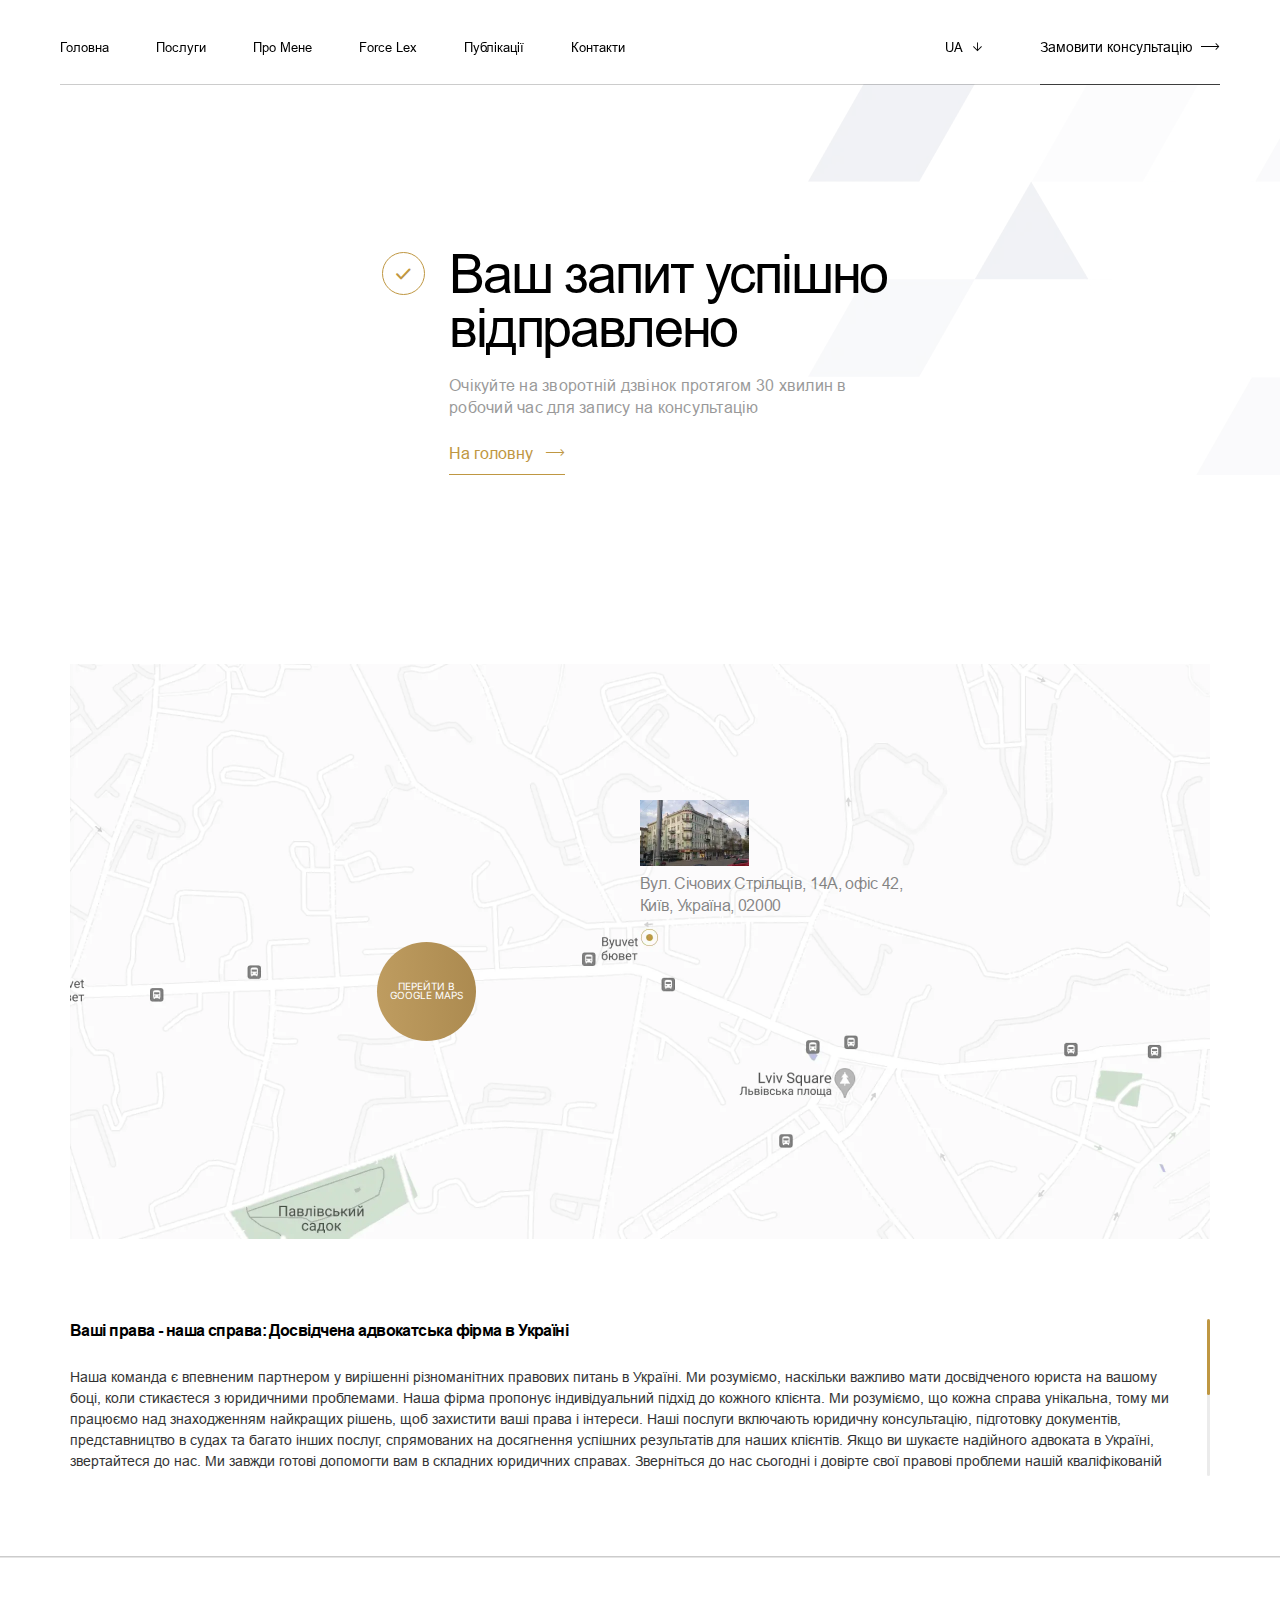
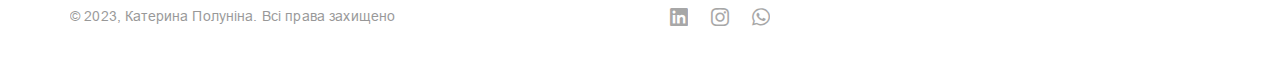
<file: success.html>
<!DOCTYPE html>
<html lang="uk">

<head>
	<title>Ваш запит успішно відправлено </title>
	<meta charset="UTF-8">
	<meta name="format-detection" content="telephone=no">
	<!-- <style>body{opacity: 0;}</style> -->
	<link rel="stylesheet" href="css/style.min.css?_v=20231009160243">
	<link rel="shortcut icon" href="favicon.ico">
	<!-- <meta name="robots" content="noindex, nofollow"> -->
	<meta name="viewport" content="width=device-width, initial-scale=1.0">
</head>

<body>
	<div class="wrapper">
		<header data-scroll="60" data-scroll-show class="header">
			<div class="header__container">
				<div class="header__wrap">
					<div class="header__block">
						<button type="button" class="header__icon icon-menu"><span></span></button>
						<div data-da=".header,991.98,0" class="header__inner">
							<nav class="header__menu menu">
								<ul class="menu__list">
									<li class="menu__item">
										<a href="index.html" class="menu__link">Головна</a>
									</li>
									<li class="menu__item">
										<a href="#services" id="services-id" class="menu__link">Послуги</a>
									</li>
									<li class="menu__item">
										<a href="#about" id="about-id" class="menu__link">Про Мене</a>
									</li>
									<li class="menu__item">
										<a href="#process" id="process-id" class="menu__link">Force Lex</a>
									</li>
									<li class="menu__item">
										<a href="publications.html" class="menu__link">Публікації</a>
									</li>
									<li class="menu__item">
										<a href="contacts.html" class="menu__link">Контакти</a>
									</li>
								</ul>
							</nav>
							<div class="header__info">
								<div class="header__language-mob language-mob">
									<input checked class="language-mob__radio" type="radio" id="select-ua" name="select_language-mob">
									<label for="select-ua">
										<a href="" class="language-mob__link select-ua">UA</a>
									</label>
									<input class="language-mob__radio" type="radio" id="select-en" name="select_language-mob">
									<label for="select-en">
										<a href="" class="language-mob__link select-en">EN</a>
									</label>
									<input class="language-mob__radio" type="radio" id="select-ru" name="select_language-mob">
									<label for="select-ru">
										<a href="" class="language-mob__link select-ru">RU</a>
									</label>
								</div>
								<div class="header__row">
									<div class="header__contacts">
										<a href="tel:+380 97 688 8207" class="header__contacts--link">+380 97 688 8207</a>
										<a href="mailto:forcelexcompany@gmail.com" class="header__contacts--link">forcelexcompany@gmail.com</a>
									</div>
									<div class="header__address">Вул. Січових Стрільців, 14А, офіс 42, Київ, Україна, 02000</div>
								</div>
							</div>
						</div>
					</div>
					<div class="header__inter">
						<div data-dropdown-hover class="header__language language">
							<button data-dropdown-button class="language__button _icon-arrow-down" data-value="UA">UA</button>
							<ul data-dropdown-list class="language__list">
								<li data-dropdown-item class="language__item" data-value="UA">
									<a href="">UA</a>
								</li>
								<li data-dropdown-item class="language__item" data-value="RU">
									<a href="">RU</a>
								</li>
								<li data-dropdown-item class="language__item" data-value="EN">
									<a href="">EN</a>
								</li>
							</ul>
							<input type="text" name="select-language" value="" data-dropdown-input class="language__input">
						</div>
						<a href="" data-popup="#popup" class="header__contact--btn _icon-arrow-1">Замовити консультацію</a>
					</div>
				</div>
		</header>
		<main>
			<section id="include" class="success">
				<div class="success__container">
					<div class="success__wrapper">
						<div class="success__icon _icon-check"></div>
						<div class="success__content">
							<h3 class="success__title">Ваш запит успішно відправлено </h3>
							<p class="success__text">Очікуйте на зворотній дзвінок протягом 30 хвилин в робочий час для запису на
								консультацію</p>
							<a href="" class="success__link--btn _icon-arrow-1">На головну</a>
						</div>
					</div>
				</div>
			</section>
			<section class="map">
				<div class="map__container">
					<div class="map__wrapper">
						<div class="map__image">
							<picture><source srcset="img/bg/map.webp" type="image/webp"><img src="img/bg/map.jpg" alt="Карта"></picture>
						</div>
						<div class="map__content">
							<div class="map__item">
								<div class="map__inner">
									<div class="map__pic">
										<picture><source srcset="img/bg/map-pic.webp" type="image/webp"><img src="img/bg/map-pic.jpg" alt=""></picture>
									</div>
									<p class="map__address">Вул. Січових Стрільців, 14А, офіс 42, Київ, Україна, 02000</p>
								</div>
							</div>
							<a href="https://maps.app.goo.gl/JDqRAp4ExVZRtRMS9" target="_blank" class="map__link">перейти в Google
								Maps</a>
						</div>
					</div>
				</div>
			</section>
			<section class="content">
				<div class="content__container">
					<div class="content__wrapper baron">
						<div class="content__body baron__scroller">
							<p><b>Ваші права - наша справа: Досвідчена адвокатська фірма в Україні</b></p>
							<p>Наша команда є впевненим партнером у вирішенні різноманітних правових питань в Україні. Ми розуміємо,
								наскільки важливо мати досвідченого юриста на вашому боці, коли стикаєтеся з юридичними проблемами. Наша
								фірма пропонує індивідуальний підхід до кожного клієнта. Ми розуміємо, що кожна справа унікальна, тому
								ми
								працюємо над знаходженням найкращих рішень, щоб захистити ваші права і інтереси. Наші послуги включають
								юридичну консультацію, підготовку документів, представництво в судах та багато інших послуг, спрямованих
								на досягнення успішних результатів для наших клієнтів. Якщо ви шукаєте надійного адвоката в Україні,
								звертайтеся до нас. Ми завжди готові допомогти вам в складних юридичних справах. Зверніться до нас
								сьогодні і довірте свої правові проблеми нашій кваліфікованій команді адвокатів.</p>
							<p>Наша команда є впевненим партнером у вирішенні різноманітних правових питань в Україні. Ми розуміємо,
								наскільки важливо мати досвідченого юриста на вашому боці, коли стикаєтеся з юридичними проблемами. Наша
								фірма пропонує індивідуальний підхід до кожного клієнта. Ми розуміємо, що кожна справа унікальна, тому
								ми
								працюємо над знаходженням найкращих рішень, щоб захистити ваші права і інтереси. Наші послуги включають
								юридичну консультацію, підготовку документів, представництво в судах та багато інших послуг, спрямованих
								на досягнення успішних результатів для наших клієнтів. Якщо ви шукаєте надійного адвоката в Україні,
								звертайтеся до нас. Ми завжди готові допомогти вам в складних юридичних справах. Зверніться до нас
								сьогодні і довірте свої правові проблеми нашій кваліфікованій команді адвокатів.</p>
						</div>
						<div class="baron__track">
							<div class="baron__bar"></div>
						</div>
					</div>
				</div>
			</section>
		</main>
		<footer class="footer">
			<div class="footer__container">
				<div class="footer__wrapper">
					<p class="footer__allright">© 2023, Катерина Полуніна. Всі права захищено</p>
					<div class="footer__socials">
						<a href="" class="footer__socials--link _icon-linkedin"></a>
						<a href="" class="footer__socials--link _icon-instagram"></a>
						<a href="" class="footer__socials--link _icon-whatsapp"></a>
					</div>
				</div>
			</div>
		</footer>
	</div>
	<div id="popup" aria-hidden="true" class="popup">
		<div class="popup__wrapper">
			<div class="popup__content">
				<div class="popup__top">
					<button data-close type="button" class="popup__close _icon-close"></button>
				</div>
				<form action="" class="popup__form-block form-block__column--form">
					<div class="form-block__tab">
						<h6 class="form-block__title">Замовити консультацію</h6>
						<p class="form-block__text">Залишайте запит з описом ситуації для зворотнього звʼязку.</p>
					</div>
					<div class="form-block__tab--form">
						<div class="form-block__inner">
							<div class="form-block__item">
								<input name="name" type="text" placeholder="Імʼя" class="form-block__input">
							</div>
							<div class="form-block__item">
								<input data-error="Введіть номер телефону, щоб продовжити" data-required="phone" data-validate name="phone" type="tel" placeholder="+38(___)-___-__-__" class="form-block__input phone-mask">
							</div>
							<div class="form-block__item">
								<textarea class="form-block__textarea" name="comment" placeholder="Коментар"></textarea>
							</div>
						</div>
						<button type="submit" class="form-block__link--btn _icon-arrow-1">Підтвердити</button>
					</div>
				</form>
			</div>
		</div>
	</div>
	<script src="js/app.min.js?_v=20231009160243"></script>
	<script>
		//  Первый код удалить, расскомментировать второй код, для правильного перехода по якорям

		window.addEventListener('load', function() {
			var services = document.getElementById('services');
			if (!services) {
				document.getElementById('services-id').href = "index.html#services";
				document.getElementById('about-id').href = "index.html#about";
				document.getElementById('process-id').href = "index.html#process";
			}
		});

		// window.addEventListener('load', function () {
		//   var services = document.getElementById('services');
		//   if (!services) {
		//     var indexRoute = "{{ route('index') }}";
		//     document.getElementById('services-id').href = indexRoute + "#services";
		//     document.getElementById('about-id').href = indexRoute + "#about";
		//     document.getElementById('process-id').href = indexRoute + "#process";
		//   }
		// });
	</script>
</body>

</html>
</file>
<file: css/style.min.css>
@charset "UTF-8";@import url(https://fonts.googleapis.com/css?family=Inter:regular,600,700&display=swap);@font-face{font-family:Arial;font-display:swap;src:url(../fonts/Arial-Bold.woff2) format("woff2"),url(../fonts/Arial-Bold.woff) format("woff");font-weight:700;font-style:normal}@font-face{font-family:Arial;font-display:swap;src:url(../fonts/Arial.woff2) format("woff2"),url(../fonts/Arial.woff) format("woff");font-weight:400;font-style:normal}@font-face{font-family:icons;font-display:swap;src:url(../fonts/icons.woff2) format("woff2"),url(../fonts/icons.woff) format("woff");font-weight:400;font-style:normal}[class*=_icon-]:before{font-family:icons;font-style:normal;font-weight:400;font-variant:normal;text-transform:none;line-height:1;-webkit-font-smoothing:antialiased;-moz-osx-font-smoothing:grayscale}[class*=_icon-]:before{display:block}._icon-arrow-1:before{content:"\e900"}._icon-arrow-2:before{content:"\e901"}._icon-arrow-down:before{content:"\e902"}._icon-arrow-menu:before{content:"\e903"}._icon-check:before{content:"\e904"}._icon-close:before{content:"\e905"}._icon-instagram:before{content:"\e906"}._icon-linkedin:before{content:"\e907"}._icon-whatsapp:before{content:"\e908"}:root{--primary:#000000;--accent:#BF9742;--light:#F4F2F0;--gold:#BF9742;--gold-1:#A47E2E;--hover:rgba(214, 166, 64, 0.89);--focus:#D6A640;--wh:#FFF;--wh-1:rgba(255, 255, 255, 0.80);--wh-2:rgba(255, 255, 255, 0.20);--wh-3:rgba(255, 255, 255, 0.04);--wh-4:rgba(255, 255, 255, 0.60);--grey:rgba(0, 0, 0, 0.10);--grey-1:rgba(0, 0, 0, 0.20);--grey-2:rgba(0, 0, 0, 0.40);--grey-3:#F6F6F6;--grey-4:rgba(0, 0, 0, 0.60);--grey-5:rgba(0, 0, 0, 0.70);--grey-6:rgba(0, 0, 0, 0.08);--grey-7:rgba(0, 0, 0, 0.47);--grey-8:#B9B9B9;--grey-9:rgba(0, 0, 0, 0.8);--grey-10:rgba(0, 0, 0, 0.5);--grey-11:rgba(0, 0, 0, 0.04);--bg-secondary:#2C3F62;--bg-light:#ECE9E6;--bg-gradient:linear-gradient(180deg, #260705 0%, rgba(38, 7, 5, 0.8) 100%);--bg-gradient-1:linear-gradient(108deg, #D2AF71 -4.21%, #86662F 169.13%);--bg-gradient-2:linear-gradient(156deg, #E8CDC2 1.28%, #E7CCC1 1.29%, #E4C8BC 34.9%, #DABEB3 49.87%, #D8C0B6 70.68%, #D1BEB0 97.31%);--bg-gradient-3:linear-gradient(58deg, #ECE9E6 -16.92%, #FFF 228.13%);--bg-gradient-4:linear-gradient(86deg, #D2AF71 -66.47%, #86662F 198.08%);--error:#ED1C24;--bg-gradient-5:linear-gradient(108deg, #D2AF71 -160.4%, #86662F 334.93%);--bg-gradient-6:linear-gradient(0deg, rgba(0, 0, 0, 0.20) 0%, rgba(0, 0, 0, 0.20) 100%),linear-gradient(0deg, rgba(0, 0, 0, 0.20) 0%, rgba(0, 0, 0, 0.20) 100%);--bg-gradient-7:linear-gradient(104deg, #D2AF71 -3.45%, #86662F 105.21%);--bg-gradient-8:linear-gradient(102deg, #D2AF71 -133.86%, #86662F 98.48%)}*{padding:0;margin:0;border:0}*,:after,:before{-webkit-box-sizing:border-box;box-sizing:border-box}:active,:focus{outline:0;-webkit-tap-highlight-color:transparent}a:active,a:focus{outline:0}body,html{height:100%;min-width:320px}body{color:var(--primary);line-height:1;font-family:Arial;font-size:16px;background-color:var(--wh);-ms-text-size-adjust:100%;-moz-text-size-adjust:100%;-webkit-text-size-adjust:100%;-webkit-font-smoothing:antialiased;-moz-osx-font-smoothing:grayscale;-webkit-tap-highlight-color:transparent}button,input,textarea{font-family:Arial;font-size:inherit;line-height:inherit}button{cursor:pointer;color:inherit;background-color:transparent;-webkit-transition:all .2s ease-in-out 0s;transition:all .2s ease-in-out 0s}a{color:inherit;text-decoration:none;-webkit-transition:all .2s ease-in-out 0s;transition:all .2s ease-in-out 0s}ul li{list-style:none}img{vertical-align:top}h1,h2,h3,h4,h5,h6{font-weight:inherit;font-size:inherit}h1{font-size:112.086px;line-height:.8222257909;letter-spacing:-3.363px}h2{font-size:90px;line-height:.8222222222;letter-spacing:-2.7px}h3{font-size:54px;line-height:100%;letter-spacing:-2.16px}h4{font-size:38px;line-height:110%}h5{font-size:32px;line-height:34.918px}h6{font-size:24px;line-height:100%;letter-spacing:-.24px}[class*=__descr--title]{display:-webkit-box;display:-ms-flexbox;display:flex;-webkit-box-align:center;-ms-flex-align:center;align-items:center;color:var(--accent);font-family:Inter;font-weight:600;font-size:14px;line-height:1;letter-spacing:.28px;text-transform:uppercase}[class*=__descr--title]::before{content:"";display:block;width:32px;height:1px;background-color:var(--accent);margin-right:18px}.lock body{overflow:hidden;-ms-touch-action:none;touch-action:none;-ms-scroll-chaining:none;overscroll-behavior:none}.wrapper{min-height:100%;display:-webkit-box;display:-ms-flexbox;display:flex;-webkit-box-orient:vertical;-webkit-box-direction:normal;-ms-flex-direction:column;flex-direction:column;overflow:hidden}@supports (overflow:clip){.wrapper{overflow:clip}}.wrapper>main{min-height:100%;display:-webkit-box;display:-ms-flexbox;display:flex;-webkit-box-orient:vertical;-webkit-box-direction:normal;-ms-flex-direction:column;flex-direction:column;-webkit-box-flex:1;-ms-flex:1 1 auto;flex:1 1 auto}.wrapper>*{min-width:0}[class*=__container]{max-width:75.625rem;margin:0 auto;padding:0 2.1875rem}[class*="--btn"]{display:-webkit-box;display:-ms-flexbox;display:flex;-webkit-box-align:center;-ms-flex-align:center;align-items:center;-webkit-box-pack:end;-ms-flex-pack:end;justify-content:flex-end;-webkit-box-orient:horizontal;-webkit-box-direction:reverse;-ms-flex-direction:row-reverse;flex-direction:row-reverse;width:-webkit-max-content;width:-moz-max-content;width:max-content;text-align:center;padding-bottom:12px;border-bottom:1px solid var(--accent);font-weight:400;font-size:16px;line-height:1.0625;color:var(--accent);outline:0;border-radius:0!important;-webkit-transition:all .3s ease 0s;transition:all .3s ease 0s}[class*="--btn"]::before{font-size:8px;margin-left:13px}[class*="--btn"]:hover{color:var(--hover);border-bottom:1px solid var(--hover)}[class*="--btn"]:disabled{border-bottom:1px solid var(--primary);opacity:.3}[class*="--btn"].disabled{color:var(--primary);border-bottom:1px solid var(--primary);opacity:.3}[class*="--btn"]:focus{color:var(--focus);border-bottom:1px solid var(--focus)}input[type=email],input[type=tel],input[type=text],textarea{-webkit-appearance:none;-moz-appearance:none;appearance:none}input,textarea{display:block;width:100%;height:74px;border-radius:0!important;padding:26px 0;font-size:18px;font-weight:400;line-height:22px;border-bottom:1px solid var(--grey-1);-webkit-transition:all .2s ease-in-out;transition:all .2s ease-in-out}input._form-error,textarea._form-error{border-bottom:1px solid var(--error)}input::-webkit-input-placeholder,textarea::-webkit-input-placeholder{color:var(--primary)}input::-moz-placeholder,textarea::-moz-placeholder{color:var(--primary)}input:-ms-input-placeholder,textarea:-ms-input-placeholder{color:var(--primary)}input::-ms-input-placeholder,textarea::-ms-input-placeholder{color:var(--primary)}input::placeholder,textarea::placeholder{color:var(--primary)}input:hover,textarea:hover{border-bottom:1px solid var(--grey-2)}input._form-focus,input:focus,textarea._form-focus,textarea:focus{border-bottom:1px solid var(--accent)}textarea{height:197px;resize:none}input[placeholder]:not([data-placeholder-nohiden])::-webkit-input-placeholder{-webkit-transition:opacity .3s;transition:opacity .3s}input[placeholder]:not([data-placeholder-nohiden])::-moz-placeholder{-moz-transition:opacity .3s;transition:opacity .3s}input[placeholder]:not([data-placeholder-nohiden]):-ms-input-placeholder{-ms-transition:opacity .3s;transition:opacity .3s}input[placeholder]:not([data-placeholder-nohiden])::-ms-input-placeholder{-ms-transition:opacity .3s;transition:opacity .3s}input[placeholder]:not([data-placeholder-nohiden])::placeholder{-webkit-transition:opacity .3s;transition:opacity .3s}input[placeholder]:not([data-placeholder-nohiden]):focus::-webkit-input-placeholder{opacity:0}input[placeholder]:not([data-placeholder-nohiden]):focus::-moz-placeholder{opacity:0}input[placeholder]:not([data-placeholder-nohiden]):focus:-ms-input-placeholder{opacity:0}input[placeholder]:not([data-placeholder-nohiden]):focus::-ms-input-placeholder{opacity:0}input[placeholder]:not([data-placeholder-nohiden]):focus::placeholder{opacity:0}._form-error{position:relative}.form__error{position:absolute;width:-webkit-max-content;width:-moz-max-content;width:max-content;height:auto;top:0;left:112px;font-size:11px;line-height:20px;letter-spacing:.22px;color:var(--error);padding:2px 20px;background-color:var(--wh);-webkit-box-shadow:0 2px 18px rgba(0,0,0,.13);box-shadow:0 2px 18px rgba(0,0,0,.13)}.form__arrow{border-style:solid;border-width:13px;border-color:transparent;border-bottom-width:0;border-top:13px solid var(--wh);width:0;height:0;font-size:0;line-height:0;position:absolute;bottom:-12px;left:20px}.popup__form-block .form__error{top:-10px}[id^=select-]{display:none;padding:0;width:0}[id^=select-]+label a{display:-webkit-box;display:-ms-flexbox;display:flex;-webkit-box-align:center;-ms-flex-align:center;align-items:center;-webkit-box-pack:center;-ms-flex-pack:center;justify-content:center;width:39px;height:37px;vertical-align:middle;color:var(--wh-1);font-size:13px;line-height:1.3076923077;text-transform:uppercase;-webkit-transition:all .2s ease-in-out 0s;transition:all .2s ease-in-out 0s;border-bottom:2px solid transparent;cursor:pointer;z-index:2;position:relative}[id^=select-]:checked+label a{background-color:var(--wh-3)}[data-dropdown-hover]{display:-webkit-box;display:-ms-flexbox;display:flex;-webkit-box-align:center;-ms-flex-align:center;align-items:center;-webkit-box-pack:end;-ms-flex-pack:end;justify-content:flex-end;min-width:53px;margin-right:53px;padding:38px 0 28px 0;position:relative}[data-dropdown-button]{position:relative;cursor:pointer;display:-webkit-box;display:-ms-flexbox;display:flex;-webkit-box-align:center;-ms-flex-align:center;align-items:center;-webkit-box-orient:horizontal;-webkit-box-direction:reverse;-ms-flex-direction:row-reverse;flex-direction:row-reverse;white-space:nowrap;font-size:13px;line-height:1.3076923077;text-transform:uppercase;-webkit-transition:-webkit-transform .3s ease 0s;transition:-webkit-transform .3s ease 0s;transition:transform .3s ease 0s;transition:transform .3s ease 0s,-webkit-transform .3s ease 0s}[data-dropdown-button]::before{display:-webkit-box;display:-ms-flexbox;display:flex;-webkit-box-align:center;-ms-flex-align:center;align-items:center;-webkit-box-pack:center;-ms-flex-pack:center;justify-content:center;width:20px;height:20px;font-size:10px;color:var(--wh);margin-left:4px;-webkit-transition:all .2s ease-in-out;transition:all .2s ease-in-out}._header-show [data-dropdown-button]::before,.include [data-dropdown-button]::before{color:var(--primary)}[data-dropdown-button].active::before{-webkit-transform:rotate(180deg);-ms-transform:rotate(180deg);transform:rotate(180deg)}[data-dropdown-button].active,[data-dropdown-button]:focus{outline:0}[data-dropdown-list]{position:absolute;left:0;top:65px;width:100%;text-align:center;color:var(--primary);background:var(--wh);-webkit-box-shadow:-1px 3px 17px 0 var(--grey);box-shadow:-1px 3px 17px 0 var(--grey);font-size:13px;line-height:1.3076923077;list-style-type:none;z-index:6;opacity:0;visibility:hidden;-webkit-transition:all .2s ease-in-out;transition:all .2s ease-in-out}[data-dropdown-list].visible{opacity:1;visibility:visible}[data-dropdown-item]{display:-webkit-box;display:-ms-flexbox;display:flex;-webkit-box-align:center;-ms-flex-align:center;align-items:center;-webkit-box-pack:center;-ms-flex-pack:center;justify-content:center;padding:16px;cursor:pointer;-webkit-transition:all .2s ease-in-out;transition:all .2s ease-in-out}[data-dropdown-item]:not(:last-child){border-bottom:1px solid var(--grey-1)}[data-dropdown-item]:hover{opacity:.7}[data-dropdown-input]{display:none}body::after{content:"";background-color:var(--grey-7);position:fixed;width:100%;height:100%;top:0;left:0;opacity:0;-webkit-transition:opacity 10ms ease 0s;transition:opacity 10ms ease 0s;pointer-events:none;z-index:149}.popup-show body::after{opacity:1}.popup{position:fixed;top:0;left:0;bottom:0;right:0;padding:30px 10px;-webkit-transition:visibility 10ms ease 0s;transition:visibility 10ms ease 0s;visibility:hidden;pointer-events:none}.popup_show{z-index:150;visibility:visible;overflow:auto;pointer-events:auto}.popup_show .popup__content{visibility:visible;-webkit-transform:scale(1);-ms-transform:scale(1);transform:scale(1)}.popup__wrapper{display:-webkit-box;display:-ms-flexbox;display:flex;-webkit-box-orient:vertical;-webkit-box-direction:normal;-ms-flex-direction:column;flex-direction:column;-webkit-box-align:center;-ms-flex-align:center;align-items:center;min-height:100%;-webkit-box-flex:1;-ms-flex:1 1 auto;flex:1 1 auto;width:100%;display:flex;-webkit-box-pack:center;-ms-flex-pack:center;justify-content:center;align-items:center}.popup__content{visibility:hidden;-webkit-transform:scale(0);-ms-transform:scale(0);transform:scale(0);-webkit-transition:-webkit-transform 10ms ease 0s;transition:-webkit-transform 10ms ease 0s;transition:transform 10ms ease 0s;transition:transform 10ms ease 0s,-webkit-transform 10ms ease 0s;background-color:var(--wh);padding:18px 18px 50px 42px;width:100%;max-width:540px}.lock .popup__content{visibility:visible}.popup__top{display:-webkit-box;display:-ms-flexbox;display:flex;-webkit-box-align:end;-ms-flex-align:end;align-items:end;-webkit-box-pack:end;-ms-flex-pack:end;justify-content:flex-end}.popup__close{display:-webkit-box;display:-ms-flexbox;display:flex;-webkit-box-align:center;-ms-flex-align:center;align-items:center;-webkit-box-pack:center;-ms-flex-pack:center;justify-content:center;width:20px;height:20px}.popup__close::before{-webkit-transition:color .2s ease-in-out 0s;transition:color .2s ease-in-out 0s;color:var(--grey-8)}.popup__close:hover::before{color:var(--primary)}.tabs-services__navigation{display:-webkit-box;display:-ms-flexbox;display:flex;-webkit-box-orient:vertical;-webkit-box-direction:normal;-ms-flex-direction:column;flex-direction:column;width:37%;padding-top:28px}.tabs-services__title--main{pointer-events:none;font-size:12px;line-height:98%;text-transform:uppercase;opacity:.4;padding-bottom:12px}.tabs-services__title--main-01{margin-top:32px}.tabs-services__title{display:-webkit-box;display:-ms-flexbox;display:flex;-webkit-box-align:center;-ms-flex-align:center;align-items:center;text-align:start;font-size:14px;line-height:140%;color:var(--grey-4);-webkit-transition:all .2s ease-in-out 0s;transition:all .2s ease-in-out 0s}.tabs-services__title:not(:last-child){margin:0 0 8px 0}.tabs-services__title::before{content:"";display:block;width:0;height:1px;background-color:var(--accent);margin-right:0;-webkit-transition:width .2s ease-in-out 0s;transition:width .2s ease-in-out 0s}.tabs-services__title:hover{color:var(--grey-9)}.tabs-services__title._tab-active{color:var(--accent)}.tabs-services__title._tab-active::before{width:32px;margin-right:9px}.tabs-services__content{width:59%}.tabs-services__content--title{padding-bottom:26px;border-bottom:1px solid var(--grey-1)}.tabs-services__content--wrap{width:78%;padding:28px 0 0 0}.tabs-services__list:not(:last-child){margin:0 0 20px 0}.tabs-services__item{display:-webkit-box;display:-ms-flexbox;display:flex;-webkit-box-align:center;-ms-flex-align:center;align-items:center;opacity:.8;line-height:140%}.tabs-services__item::before{content:"";display:block;-webkit-box-flex:0;-ms-flex:0 0 4px;flex:0 0 4px;width:4px;height:4px;border-radius:50%;background-color:var(--accent);margin-right:8px}.tabs-services__item:not(:last-child){margin:0 0 6px 0}.tabs-services__text{opacity:.8;line-height:140%;margin:0 0 0 13px}.tabs-services__text:not(:last-child){padding:0 0 20px 0}.tabs-about__navigation{display:-webkit-box;display:-ms-flexbox;display:flex;-webkit-column-gap:48px;-moz-column-gap:48px;column-gap:48px;border-bottom:1px solid var(--grey-1)}.tabs-about__title{color:var(--grey-2);line-height:140%;letter-spacing:-.32px;padding:0 0 45px 0;border-bottom:2px solid transparent;margin:0 0 -1px 0}.tabs-about__title:hover{color:var(--grey-10)}.tabs-about__title._tab-active{border-bottom:2px solid var(--accent);color:var(--accent)}.tabs-about__body{padding-top:30px}.tabs-about__wrap{display:-webkit-box;display:-ms-flexbox;display:flex;-webkit-box-align:center;-ms-flex-align:center;align-items:center;-webkit-box-pack:start;-ms-flex-pack:start;justify-content:flex-start}.tabs-about__image{width:39%;margin:0 30px 0 0}.tabs-about__image img{max-width:100%;-o-object-fit:cover;object-fit:cover}.tabs-about__info{width:52%}.tabs-about__title--top{line-height:96%;letter-spacing:-1.08px}.tabs-about__text{width:90%;display:-webkit-box;display:-ms-flexbox;display:flex;-webkit-box-align:start;-ms-flex-align:start;align-items:start;padding-top:50px;font-size:18px;line-height:140%;opacity:.8}.tabs-about__text::before{content:"";display:block;-webkit-box-flex:0;-ms-flex:0 0 34px;flex:0 0 34px;width:34px;height:1px;background-color:var(--accent);margin:11px 15px 0 0}.baron,.baron--sw{position:relative;overflow:hidden}.baron__scroller{overflow-y:scroll;-ms-overflow-style:none;-webkit-box-sizing:border-box;box-sizing:border-box;margin:0;border:0;padding:0;width:100%;height:100%;-ms-touch-action:touch;touch-action:touch;-webkit-overflow-scrolling:touch}.baron__scroller::-webkit-scrollbar{width:0!important;height:0!important;display:none}.baron__track{display:block;position:absolute;top:0;right:0;width:3px;height:100%;border-radius:40px;background-color:var(--grey-6);z-index:1;-ms-touch-action:none;touch-action:none}.baron._scrollbar .baron__track{display:block}.baron__bar{display:block;position:absolute;right:0;top:0;z-index:2;width:3px;height:73px;background-color:var(--accent);border-radius:40px}.baron__bar::before{content:"";position:absolute;top:0;right:0;width:20px;height:100%}.baron__wr--sw{display:none}.baron__track--sw{display:none}.baron__bar--sw{display:none}[class*=-ibg]{position:relative}[class*=-ibg] img{position:absolute;width:100%;height:100%;top:0;left:0;-o-object-fit:cover;object-fit:cover}[class*=-ibg--contain] img{-o-object-fit:contain;object-fit:contain}.header{position:fixed;width:100%;height:85px;top:0;left:0;z-index:10;color:var(--wh-1)}.header::after{content:"";position:fixed;width:100%;height:85px;top:0;left:0;opacity:0;visibility:hidden;-webkit-transition:all .2s ease-in-out 0s;transition:all .2s ease-in-out 0s;z-index:11}.header._header-scroll{-webkit-transition:top .5s ease 0s;transition:top .5s ease 0s;top:-200px}.header._header-scroll::after{top:-200px;-webkit-transition:top .5s ease 0s;transition:top .5s ease 0s}.include .header{color:var(--primary)}.header._header-show{color:var(--grey-9);top:0;-webkit-transition:top .5s ease 0s;transition:top .5s ease 0s}.header._header-show::after{top:0;opacity:1;visibility:visible;background:var(--light)}.menu-open .header::after{opacity:1;visibility:visible;background:var(--bg-secondary)}.header__container{max-width:76.875rem}.header__wrap{display:-webkit-box;display:-ms-flexbox;display:flex;-webkit-box-align:center;-ms-flex-align:center;align-items:center;-webkit-box-pack:justify;-ms-flex-pack:justify;justify-content:space-between;height:85px;border-bottom:1px solid var(--wh-2);position:relative;z-index:13}.include .header__wrap{border-bottom:1px solid var(--grey-1)}._header-show .header__wrap{border-bottom:1px solid transparent}.menu-open .header__wrap{border-bottom:1px solid transparent}.header__block{padding:38px 0 28px 0}.header__inter{display:-webkit-box;display:-ms-flexbox;display:flex;-webkit-box-align:center;-ms-flex-align:center;align-items:center}.header__contact--btn{position:relative;z-index:13;height:100%;margin-bottom:-1px;padding:38px 0 28px 0;color:var(--wh);font-size:14px;line-height:1.2142857143;border-bottom:1px solid var(--wh-4)}.header__contact--btn::before{margin-left:8px}._header-show .header__contact--btn,.include .header__contact--btn{color:var(--primary);border-bottom:1px solid var(--grey-5)}.menu-open .header__contact--btn{color:var(--wh);border-bottom:1px solid transparent}.header__contact--btn:focus,.header__contact--btn:hover{color:var(--focus);border-bottom:1px solid var(--focus)}.header__info{display:none}.header__row{display:-webkit-box;display:-ms-flexbox;display:flex;-webkit-box-align:end;-ms-flex-align:end;align-items:end;-webkit-box-pack:justify;-ms-flex-pack:justify;justify-content:space-between;padding-top:40px}.header__contacts{margin:0 16px 0 0}.header__contacts--link{display:block;color:var(--accent);font-size:32px;line-height:.875;letter-spacing:-1.28px}.header__contacts--link:not(:last-child){margin:0 0 11px 0}.header__address{width:223px;color:var(--wh-4);opacity:.8;line-height:1.4;letter-spacing:-.32px}.language-mob{display:-webkit-box;display:-ms-flexbox;display:flex;-webkit-box-align:center;-ms-flex-align:center;align-items:center}.menu__list{display:-webkit-box;display:-ms-flexbox;display:flex;-webkit-box-align:center;-ms-flex-align:center;align-items:center}.menu__item:not(:last-child){margin:0 47px 0 0}.menu__link{font-size:13px;line-height:1.3076923077}.menu__link:hover{opacity:.8}.icon-menu{display:none}.main{position:relative;padding:154px 0 130px 0}.main__wrapper{display:-webkit-box;display:-ms-flexbox;display:flex;-webkit-box-align:start;-ms-flex-align:start;align-items:start;-webkit-box-pack:justify;-ms-flex-pack:justify;justify-content:space-between}.main__content{width:45.3%;position:relative;z-index:3;color:var(--wh)}.main__descr--title{padding-bottom:23px;font-size:13px;line-height:1.0769230769;letter-spacing:.26px}.main__title{padding-bottom:34px;border-bottom:1px solid var(--wh-2)}.main__bottom{width:380px;margin-right:auto;padding-top:20px;float:right}.main__text{padding-bottom:42px;opacity:.8;line-height:1.4}.main__image img{position:absolute;-o-object-fit:cover;object-fit:cover;-o-object-position:right;object-position:right;width:100%;height:100%;top:0;right:0;bottom:0;max-width:100%;z-index:1}.main__image-tab{display:none}.main__image-mob{display:none}.services{padding:140px 0 65px 0}.services__row{display:-webkit-box;display:-ms-flexbox;display:flex;-webkit-box-align:center;-ms-flex-align:center;align-items:center;-webkit-box-pack:justify;-ms-flex-pack:justify;justify-content:space-between}.services__count{color:var(--accent);font-size:14px;line-height:1;font-weight:700;letter-spacing:.28px;text-transform:uppercase}.services__title--top{width:59%;padding:16px 0 32px 0}.services__wrapper{padding-top:40px;border-top:1px solid var(--accent)}.services__tabs{display:-webkit-box;display:-ms-flexbox;display:flex;-webkit-box-align:start;-ms-flex-align:start;align-items:start;-webkit-box-pack:justify;-ms-flex-pack:justify;justify-content:space-between;max-width:63.75rem;margin:0 auto}.services-01{padding:65px 0 98px 0}.services-01__container{max-width:76.25rem}.services-01__wrapper{position:relative;height:604px}.services-01__content{position:absolute;z-index:2;width:602px;bottom:-115px;right:65px;background:var(--bg-gradient-1);padding:60px;color:var(--wh)}.services-01__descr--title{color:var(--wh);padding-bottom:17px}.services-01__descr--title::before{background-color:var(--wh)}.services-01__text{padding-top:32px;font-size:18px;line-height:140%;opacity:.8}.services-01__image img{position:absolute;-o-object-fit:cover;object-fit:cover;max-width:100%;width:100%;height:100%;top:0;left:0;z-index:1}.services-02{padding:98px 0 0 0}.services-02__wrap{border-bottom:1px solid var(--accent);padding:0 0 120px 0}.services-02__title--top{padding-bottom:32px;border-bottom:1px solid var(--accent)}.services-02__wrapper{max-width:1020px;margin:0 auto;display:-webkit-box;display:-ms-flexbox;display:flex;-webkit-box-align:start;-ms-flex-align:start;align-items:start;-webkit-box-pack:justify;-ms-flex-pack:justify;justify-content:space-between;padding-top:94px}.services-02__left{width:39%;line-height:140%;opacity:.8}.services-02__content{width:59%}.services-02__left--text{width:266px}.services-02__item{padding-bottom:32px;border-bottom:1px solid var(--grey-1)}.services-02__item:not(:last-child){margin:0 0 32px 0}.services-02__row{display:-webkit-box;display:-ms-flexbox;display:flex;-webkit-box-align:start;-ms-flex-align:start;align-items:start;padding-bottom:5px}.services-02__row span{display:-webkit-box;display:-ms-flexbox;display:flex;-webkit-box-align:center;-ms-flex-align:center;align-items:center;-webkit-box-pack:center;-ms-flex-pack:center;justify-content:center;width:26px;height:26px;color:var(--accent);font-size:24px;line-height:110%;letter-spacing:-1px;text-transform:uppercase;margin:0 16px 0 0}.services-02__text{margin-left:42px;line-height:140%;opacity:.5}.services-02__bottom{padding-top:64px}.services-02__content--title{padding-bottom:32px;width:88%}.services-03{padding:36px 0 140px 0}.services-03__wrapper{display:-webkit-box;display:-ms-flexbox;display:flex;-webkit-box-align:center;-ms-flex-align:center;align-items:center;-webkit-box-pack:start;-ms-flex-pack:start;justify-content:flex-start}.services-03__image{width:38%;margin:0 48px 0 0}.services-03__image img{max-width:100%;-o-object-fit:cover;object-fit:cover}.services-03__content{width:55%}.services-03__title{width:90%;padding:10px 0 42px 0}.services-03__text{line-height:140%;opacity:.8;padding-bottom:24px}.services-03__inner{display:-webkit-box;display:-ms-flexbox;display:flex;-webkit-box-align:start;-ms-flex-align:start;align-items:start;-webkit-box-pack:start;-ms-flex-pack:start;justify-content:flex-start;-ms-flex-wrap:wrap;flex-wrap:wrap;padding-bottom:24px}.services-03__list{width:calc(42% - 16px)}.services-03__item{display:-webkit-box;display:-ms-flexbox;display:flex;-webkit-box-align:center;-ms-flex-align:center;align-items:center;line-height:140%;opacity:.8}.services-03__item::before{content:"";display:block;-webkit-box-flex:0;-ms-flex:0 0 4px;flex:0 0 4px;width:4px;height:4px;border-radius:50%;background-color:var(--accent);margin-right:8px}.services-03__item:not(:last-child){margin:0 0 6px 0}.about{padding:140px 0 47px 0;background-color:var(--bg-light)}.about__row{display:-webkit-box;display:-ms-flexbox;display:flex;-webkit-box-align:center;-ms-flex-align:center;align-items:center;-webkit-box-pack:justify;-ms-flex-pack:justify;justify-content:space-between}.about__count{color:var(--accent);font-size:14px;line-height:1;font-weight:700;letter-spacing:.28px;text-transform:uppercase}.about__title--top{width:66%;padding:16px 0 52px 0}.about__wrapper{display:-webkit-box;display:-ms-flexbox;display:flex;-webkit-box-align:stretch;-ms-flex-align:stretch;align-items:stretch;-webkit-box-pack:justify;-ms-flex-pack:justify;justify-content:space-between;margin:0 -5px;padding-top:74px;border-top:1px solid var(--accent)}.about__item{width:calc(33.33% - 9px);height:536px;color:var(--wh)}.about__item:nth-child(2),.about__item:nth-child(3){min-height:100%;display:-webkit-box;display:-ms-flexbox;display:flex;-webkit-box-orient:vertical;-webkit-box-direction:normal;-ms-flex-direction:column;flex-direction:column;padding:56px 48px 48px 48px;position:relative;overflow:hidden}.about__item:nth-child(2)::before,.about__item:nth-child(3)::before{content:"";position:absolute;background-size:cover;background-repeat:no-repeat;z-index:1}.about__item:nth-child(2){background-color:var(--bg-secondary)}.no-webp .about__item:nth-child(2)::before{background-image:url(../img/bg/bg-02.png)}.about__item:nth-child(2)::before{width:358px;height:235px;bottom:80px;right:-61px;opacity:.02}.about__item:nth-child(3){background:var(--bg-gradient-1)}.no-webp .about__item:nth-child(3)::before{background-image:url(../img/bg/bg-03.png)}.about__item:nth-child(3)::before{width:404px;height:314px;bottom:2px;right:15px;opacity:.03}.about__top{-webkit-box-flex:1;-ms-flex:1 1 auto;flex:1 1 auto;padding-bottom:32px;position:relative;z-index:2}.about__line{display:-webkit-box;display:-ms-flexbox;display:flex;-webkit-box-align:center;-ms-flex-align:center;align-items:center;-webkit-box-pack:justify;-ms-flex-pack:justify;justify-content:space-between;padding-bottom:38px;border-bottom:1px solid var(--wh-4)}.about__experience{font-size:114px;line-height:110%;letter-spacing:-16px;margin-left:-11px}.about__text{font-size:17px;line-height:115.5%}.about__bottom{position:relative;z-index:2;font-size:17px;line-height:1.238}.item-main{position:relative}.item-main__image{position:relative;overflow:hidden;height:100%}.item-main__image::before{content:"";position:absolute;width:100%;height:100%;top:0;left:0;background:var(--bg-gradient-2);z-index:1}.item-main__image img{position:absolute;bottom:-28%;right:0;width:100%;height:100%;-o-object-fit:cover;object-fit:cover;z-index:2}.item-main__content{z-index:3}.item-main__text{font-size:17px;line-height:1.238;opacity:.7;padding-top:14px}.about-01{padding:47px 0 140px 0;background-color:var(--bg-light)}.about-01__top{display:-webkit-box;display:-ms-flexbox;display:flex;-webkit-box-align:start;-ms-flex-align:start;align-items:start;-webkit-box-pack:justify;-ms-flex-pack:justify;justify-content:space-between;padding-bottom:120px}.about-01__descr--title{width:35%}.about-01__descr--title::before{display:none}.about-01__title--wrap{width:58%}.about-01__title--top{width:80%}.about-01__item{display:-webkit-box;display:-ms-flexbox;display:flex;-webkit-box-align:start;-ms-flex-align:start;align-items:start;-webkit-box-pack:justify;-ms-flex-pack:justify;justify-content:space-between}.about-01__item:not(:last-child){padding:0 0 42px 0;margin:0 0 32px 0;border-bottom:1px solid var(--accent)}.about-01__coun{width:35%;color:var(--accent);font-size:14px;font-weight:700;line-height:14px;letter-spacing:.28px;text-transform:uppercase}.about-01__content{width:58%}.about-01__title{line-height:96%;letter-spacing:-1.08px;padding:0 0 24px 0}.about-01__text{width:77%;font-size:17px;line-height:140%;opacity:.7}.about-01__block{margin-left:auto;width:58%;padding-top:62px}.about-02{padding:140px 0 77px 0}.about-02__descr--title{padding:0 0 48px 0}.about-02__wrapper{position:relative}.about-02__count--wrap{position:absolute;top:0;right:0}.about-02__count--row{display:-webkit-box;display:-ms-flexbox;display:flex;-webkit-column-gap:4px;-moz-column-gap:4px;column-gap:4px;line-height:140%;letter-spacing:-.32px}.about-03{padding:77px 0 300px 0}.about-03__wrapper{display:-webkit-box;display:-ms-flexbox;display:flex;-webkit-box-align:start;-ms-flex-align:start;align-items:start;-webkit-box-pack:justify;-ms-flex-pack:justify;justify-content:space-between}.about-03__main{width:88%;background-color:var(--bg-secondary);padding:76px 92px 94px 94px;color:var(--wh);position:relative;z-index:1}.about-03__block{display:-webkit-box;display:-ms-flexbox;display:flex;-webkit-box-align:start;-ms-flex-align:start;align-items:start;-webkit-box-pack:justify;-ms-flex-pack:justify;justify-content:space-between;padding-top:68px}.about-03__content{width:43%}.about-03__title{font-size:83px;line-height:.8900481928;letter-spacing:-2.49px}.about-03__logo--image img{width:142px;height:68px;-o-object-fit:contain;object-fit:contain}.about-03__logo{width:12%;white-space:nowrap;padding:107px 0 0 65px;color:var(--accent);font-size:14px;font-weight:700;line-height:14px;letter-spacing:.28px;text-transform:uppercase}.about-03__text{padding:60px 0 32px 0;font-size:17px;line-height:140%;letter-spacing:-.34px;opacity:.8}.about-03__image{width:55%;height:303px;position:relative}.about-03__image img{position:absolute;width:149%;height:489px;bottom:-200px;right:-237px;-o-object-fit:cover;object-fit:cover}.publications-block{background:var(--bg-gradient-3);padding:120px 0 80px 0}.publications-block .content__wrapper{margin-top:80px}.publications-block__row{display:-webkit-box;display:-ms-flexbox;display:flex;-webkit-box-align:center;-ms-flex-align:center;align-items:center;-webkit-box-pack:justify;-ms-flex-pack:justify;justify-content:space-between;padding-bottom:36px}.publications-block__swiper-pagination{width:27%}.publications-block__slider{overflow:visible!important}.publications-block__slide{min-height:100%;display:-webkit-box;display:-ms-flexbox;display:flex;-webkit-box-orient:vertical;-webkit-box-direction:normal;-ms-flex-direction:column;flex-direction:column;background-color:var(--wh)}.publications-block__top{padding:24px;-webkit-box-flex:1;-ms-flex:1 1 auto;flex:1 1 auto}.publications-block__title{font-size:22px;line-height:120%;letter-spacing:-.44px;padding-bottom:32px}.publications-block__tags{display:-webkit-box;display:-ms-flexbox;display:flex;-webkit-box-align:center;-ms-flex-align:center;align-items:center;-webkit-box-pack:start;-ms-flex-pack:start;justify-content:flex-start;-ms-flex-wrap:wrap;flex-wrap:wrap;gap:4px}.publications-block__tag{color:var(--grey-2);padding:10px 14px;border-radius:100px;border:1px solid var(--grey-1);font-size:14px;line-height:98%;letter-spacing:.14px}.publications-block__image{overflow:hidden}.publications-block__image img{width:100%;height:283px;-o-object-fit:cover;object-fit:cover;-webkit-transition:-webkit-transform .2s ease-in-out 0s;transition:-webkit-transform .2s ease-in-out 0s;transition:transform .2s ease-in-out 0s;transition:transform .2s ease-in-out 0s,-webkit-transform .2s ease-in-out 0s}.publications-block__footer{display:-webkit-box;display:-ms-flexbox;display:flex;-webkit-box-align:center;-ms-flex-align:center;align-items:center;-webkit-box-pack:justify;-ms-flex-pack:justify;justify-content:space-between;padding:18px 24px}.publications-block__date{color:var(--grey-2);font-size:14px;line-height:98%;letter-spacing:.14px;margin-right:16px}.publications-block__arrow{display:-webkit-box;display:-ms-flexbox;display:flex;-webkit-box-align:center;-ms-flex-align:center;align-items:center;-webkit-box-pack:center;-ms-flex-pack:center;justify-content:center;overflow:hidden;color:var(--wh);width:52px;height:52px;border-radius:50%;background-image:var(--bg-gradient-8);background-size:300% 100%;-webkit-transition:all .2s ease-in-out 0s;transition:all .2s ease-in-out 0s}.publications-block__arrow::before{font-size:9px}.publications-block__arrow:hover{background-position:100% 0}.publications-block__arrow:focus{background-position:300% 0}.swiper-pagination{position:relative;display:-webkit-box;display:-ms-flexbox;display:flex;-webkit-box-align:center;-ms-flex-align:center;align-items:center;height:2px;background:var(--grey);border-radius:2px;z-index:1;cursor:pointer}.swiper-pagination-bullet{width:100%;height:2px;background:0 0;-webkit-transition:all .2s ease-in-out 0s;transition:all .2s ease-in-out 0s;position:relative}.swiper-pagination-bullet::before{content:"";position:absolute;background:0 0;width:100%;height:40px;top:50%;left:50%;-webkit-transform:translate(-50%,-50%);-ms-transform:translate(-50%,-50%);transform:translate(-50%,-50%)}.swiper-pagination-bullet-active{position:relative;background:var(--primary);height:2px;border-radius:2px;z-index:2}.form-block{position:relative;overflow:hidden}.form-block::before{content:"";position:absolute;width:50%;height:100%;top:0;right:0;background-color:var(--grey-3);z-index:-1}.form-block__wrapper{display:-webkit-box;display:-ms-flexbox;display:flex;-webkit-box-align:stretch;-ms-flex-align:stretch;align-items:stretch;-webkit-box-pack:justify;-ms-flex-pack:justify;justify-content:space-between}.form-block__column{position:relative;width:50%;background-color:var(--grey-3);padding:245px 68px 144px 68px}.form-block__column--form{width:56%;background-color:var(--wh);position:relative;z-index:3;padding:105px 60px 137px 0}.form-block__text{padding:12px 0 0 0;line-height:140%;letter-spacing:.14px;opacity:.8}.form-block__inner{padding:24px 0 38px 0}.form-block__content{position:relative;z-index:2;display:-webkit-box;display:-ms-flexbox;display:flex;-webkit-box-orient:vertical;-webkit-box-direction:normal;-ms-flex-direction:column;flex-direction:column;min-height:100%;-webkit-box-align:start;-ms-flex-align:start;align-items:start;-webkit-box-pack:justify;-ms-flex-pack:justify;justify-content:space-between}.form-block__content--address{width:298px}.form-block__content--item:not(:last-child){margin:0 0 28px 0}.form-block__label{color:var(--grey-2);font-size:12px;line-height:98%;letter-spacing:-.24px;text-transform:uppercase;padding-bottom:14px}.form-block__address{color:var(--grey-4);opacity:.8;line-height:140%;letter-spacing:-.32px}.form-block__map--wrap{margin-left:auto}.form-block__map{display:-webkit-box;display:-ms-flexbox;display:flex;-webkit-box-align:center;-ms-flex-align:center;align-items:center;-webkit-box-pack:center;-ms-flex-pack:center;justify-content:center;text-align:center;color:var(--wh);width:99px;height:99px;border-radius:50%;font-family:Inter;font-size:10px;line-height:9px;text-transform:uppercase;background:var(--bg-gradient-4);background-size:150%;-webkit-transition:all .2s ease-in-out 0s;transition:all .2s ease-in-out 0s}.form-block__map:hover{background-position:right}.form-block__map:focus{background-position:left}.form-block__link{color:var(--accent);font-size:32px;line-height:87.5%;letter-spacing:-1.28px}.form-block__link:hover{color:var(--gold-1)}.form-block__image img{position:absolute;width:735.5px;height:735.5px;top:73px;left:39px;z-index:1}.form-block__title{font-size:22px!important;line-height:120%!important;letter-spacing:-.44px!important}.publications{padding:275px 0 40px 0}.publications__container{position:relative}.no-webp .publications__container::before{background-image:url(../img/bg/bg-04.png)}.publications__container::before{content:"";position:absolute;width:496px;height:336px;top:-192px;right:-36px;background-size:cover;background-repeat:no-repeat;z-index:-1}.publications__title--top{font-size:120px;line-height:100%;letter-spacing:-4.8px;padding-bottom:24px;border-bottom:1px solid var(--accent)}.publications__item{display:-webkit-box;display:-ms-flexbox;display:flex;-webkit-box-align:stretch;-ms-flex-align:stretch;align-items:stretch;-webkit-box-pack:justify;-ms-flex-pack:justify;justify-content:space-between;border-bottom:1px solid var(--grey-1);padding:0 0 32px 0}.publications__item:not(:last-child){margin:0 0 32px 0}.publications__image{width:39%}.publications__image img{max-width:100%;-o-object-fit:cover;object-fit:cover}.publications__content{width:58%}.publications__main{padding-bottom:40px}.publications__label{color:var(--grey-2);font-size:14px;line-height:98%;letter-spacing:.14px;padding-bottom:8px}.publications__title{font-size:22px;line-height:120%;letter-spacing:-.44px}.publications__tags{display:-webkit-box;display:-ms-flexbox;display:flex;-webkit-box-align:center;-ms-flex-align:center;align-items:center;-ms-flex-wrap:wrap;flex-wrap:wrap;gap:4px;padding:16px 0 24px 0}.publications__tag{color:var(--grey-2);font-size:14px;line-height:98%;letter-spacing:.14px;padding:10px 14px;border-radius:100px;border:1px solid var(--grey-1)}.publications__text{width:85%;line-height:140%;opacity:.6;display:-webkit-box;-webkit-line-clamp:4;-webkit-box-orient:vertical;overflow:hidden}.publications__link{white-space:nowrap;display:-webkit-box;display:-ms-flexbox;display:flex;-webkit-box-align:center;-ms-flex-align:center;align-items:center;color:var(--accent)}.publications__link::before{display:-webkit-box;display:-ms-flexbox;display:flex;-webkit-box-align:center;-ms-flex-align:center;align-items:center;-webkit-box-pack:center;-ms-flex-pack:center;justify-content:center;width:52px;height:52px;border-radius:50%;font-size:9px;color:var(--wh);background-image:var(--bg-gradient-8);margin-right:9px;background-size:300% 100%;-webkit-transition:all .2s ease-in-out 0s;transition:all .2s ease-in-out 0s}.publications__link:hover::before{background-position:100% 0}.publications__link:focus::before{background-position:0 0}.publications__link--btn{margin:64px auto 35px auto}.first-publications{position:relative;min-height:476px;margin:42px 0 64px 0;padding:108px 60px}.first-publications__image::before{content:"";position:absolute;width:100%;height:100%;top:0;left:0;-o-object-fit:cover;object-fit:cover;z-index:2;background:var(--bg-gradient-6)}.first-publications__image img{position:absolute;width:100%;height:100%;top:0;left:0;-o-object-fit:cover;object-fit:cover;z-index:1}.first-publications__content{position:relative;z-index:3;color:var(--wh)}.first-publications__row{display:-webkit-box;display:-ms-flexbox;display:flex;-webkit-box-align:end;-ms-flex-align:end;align-items:end;-webkit-box-pack:justify;-ms-flex-pack:justify;justify-content:space-between;padding-bottom:24px;border-bottom:1px solid var(--accent)}.first-publications__label{font-size:14px;line-height:98%;letter-spacing:.14px;padding-bottom:8px}.first-publications__title{width:62%;line-height:96%;letter-spacing:-1.08px}.first-publications__link{white-space:nowrap;display:-webkit-box;display:-ms-flexbox;display:flex;-webkit-box-align:center;-ms-flex-align:center;align-items:center;-webkit-box-orient:horizontal;-webkit-box-direction:reverse;-ms-flex-direction:row-reverse;flex-direction:row-reverse;color:var(--accent)}.first-publications__link::before{display:-webkit-box;display:-ms-flexbox;display:flex;-webkit-box-align:center;-ms-flex-align:center;align-items:center;-webkit-box-pack:center;-ms-flex-pack:center;justify-content:center;width:52px;height:52px;border-radius:50%;font-size:9px;color:var(--wh);background-image:var(--bg-gradient-8);margin:0 0 0 16px;background-size:300% 100%;-webkit-transition:all .2s ease-in-out 0s;transition:all .2s ease-in-out 0s}.first-publications__link:hover::before{background-position:100% 0}.first-publications__link:focus::before{background-position:0 0}.first-publications__tags{display:-webkit-box;display:-ms-flexbox;display:flex;-webkit-box-align:center;-ms-flex-align:center;align-items:center;-ms-flex-wrap:wrap;flex-wrap:wrap;gap:4px;padding:24px 0 0 0}.first-publications__tag{font-size:14px;line-height:98%;letter-spacing:.14px;padding:10px 14px;border-radius:100px;border:1px solid var(--wh)}.pagination{display:-webkit-box;display:-ms-flexbox;display:flex;-webkit-box-align:center;-ms-flex-align:center;align-items:center;-webkit-box-pack:center;-ms-flex-pack:center;justify-content:center;gap:4px}.pagination__button{width:41px;height:42px;display:-webkit-box;display:-ms-flexbox;display:flex;-webkit-box-align:center;-ms-flex-align:center;align-items:center;-webkit-box-pack:center;-ms-flex-pack:center;justify-content:center;background:0 0;border-radius:50%;cursor:pointer}.pagination__button::before{font-size:12px;color:var(--accent);-webkit-transition:all .2s ease-in-out 0s;transition:all .2s ease-in-out 0s}.pagination__button:hover::before{color:var(--hover)}.pagination__button--prev::before{-webkit-transform:rotate(180deg);-ms-transform:rotate(180deg);transform:rotate(180deg)}.pagination__list{-webkit-box-flex:0;-ms-flex:0 0 41px;flex:0 0 41px;width:41px;height:42px;border-radius:50%;background:0 0;-webkit-transition:all .2s ease-in-out 0s;transition:all .2s ease-in-out 0s}.pagination__list:not(.pagination__list--active):hover{background:var(--grey-11)}.pagination__list--active{background:var(--bg-gradient-5);color:var(--wh)}.pagination__link{display:-webkit-box;display:-ms-flexbox;display:flex;-webkit-box-align:center;-ms-flex-align:center;align-items:center;-webkit-box-pack:center;-ms-flex-pack:center;justify-content:center;width:100%;height:100%;line-height:140%}.article{padding:281px 0 54px 0}.article__container{position:relative}.no-webp .article__container::before{background-image:url(../img/bg/bg-05.png)}.article__container::before{content:"";position:absolute;width:528px;height:336px;top:-281px;left:-146px;background-size:cover;background-repeat:no-repeat;z-index:-1;opacity:.1}.article__top{display:-webkit-box;display:-ms-flexbox;display:flex;-webkit-box-align:start;-ms-flex-align:start;align-items:start;-webkit-box-pack:justify;-ms-flex-pack:justify;justify-content:space-between;padding-bottom:20px;border-bottom:1px solid var(--accent)}.article__title--top{width:65%;line-height:100%;letter-spacing:-3.6px}.article__date{color:var(--grey-2);font-size:14px;line-height:98%;letter-spacing:.14px;padding-top:8px}.article__row{width:1020px;margin:0 auto;max-width:100%;display:-webkit-box;display:-ms-flexbox;display:flex;-webkit-box-align:start;-ms-flex-align:start;align-items:start;-webkit-box-pack:justify;-ms-flex-pack:justify;justify-content:space-between;padding:80px 0 55px 0}.article__tags{width:29%;display:-webkit-box;display:-ms-flexbox;display:flex;-webkit-box-align:center;-ms-flex-align:center;align-items:center;-ms-flex-wrap:wrap;flex-wrap:wrap;gap:4px}.article__tag{color:var(--grey-2);font-size:14px;line-height:98%;letter-spacing:.14px;padding:10px 14px;border-radius:100px;border:1px solid var(--grey-1)}.article__descr{width:59%;line-height:120%;letter-spacing:-.64px}.article__wrapper{width:600px;max-width:100%;margin:0 auto}.article__wrapper ul li{font-size:18px;display:-webkit-box;display:-ms-flexbox;display:flex;-webkit-box-align:center;-ms-flex-align:center;align-items:center;opacity:.8;line-height:140%}.article__wrapper ul li:not(:last-child){margin:0 0 6px 0}.article__wrapper ul li::before{content:"";display:block;-webkit-box-flex:0;-ms-flex:0 0 4px;flex:0 0 4px;width:4px;height:4px;border-radius:50%;background-color:var(--accent);margin-right:8px}.article__wrapper p{font-size:18px;line-height:140%;opacity:.8}.article__wrapper p:not(:last-child){padding:0 0 34px 0;margin:0 0 34px 0;border-bottom:1px solid var(--grey-1)}.article__wrapper h1,.article__wrapper h2,.article__wrapper h3{margin:56px 0 62px 0}.article__wrapper h3{line-height:96%;letter-spacing:-1.08px}.article__wrapper h6{font-size:22px;line-height:130%;letter-spacing:-.44px}.article__wrapper h4,.article__wrapper h5,.article__wrapper h6{display:-webkit-box;display:-ms-flexbox;display:flex;-webkit-box-align:center;-ms-flex-align:center;align-items:center;margin:0 0 16px 0}.article__wrapper h4::before,.article__wrapper h5::before,.article__wrapper h6::before{content:"";display:block;width:5px;height:5px;border-radius:50%;background-color:var(--accent);margin:0 8px 2px 0}.article__wrapper img{-webkit-transform:translate(-21%,0);-ms-transform:translate(-21%,0);transform:translate(-21%,0);width:170%;margin:0 auto;height:486px;-o-object-fit:cover;object-fit:cover;overflow:hidden;margin:0 0 24px 0}.article__wrapper embed,.article__wrapper iframe,.article__wrapper object,.article__wrapper video{width:100%;height:396px;-o-object-fit:contain;object-fit:contain;border-radius:12px;overflow:hidden}.article__wrapper embed:not(:last-child),.article__wrapper iframe:not(:last-child),.article__wrapper object:not(:last-child),.article__wrapper video:not(:last-child){margin:0 0 23px 0}.article__wrapper--bottom{padding:0 0 90px 0}.article__wrapper--bottom p:not(:last-child){padding:0 0 24px 0;margin:0;border-bottom:none}.article__block{width:1020px;margin:0 auto;max-width:100%;background-color:var(--bg-secondary);color:var(--wh);padding:100px 0;position:relative}.no-webp .article__block::before{background-image:url(../img/bg/bg-06.png)}.article__block::before{content:"";position:absolute;width:203px;height:264px;top:-52px;left:-28px;background-size:cover;background-repeat:no-repeat;opacity:.08;z-index:0}.article__content{width:600px;margin:0 auto;max-width:100%}.article__text{line-height:140%;opacity:.8}.article__title{line-height:120%;letter-spacing:-.64px;padding:24px 0}.article__first-public{position:relative;margin-bottom:40px}.article__first-public__wrapper{width:1020px;max-width:100%;margin:0 auto;padding:162px 0}.contacts{padding:275px 0 45px 0}.contacts__container{position:relative}.no-webp .contacts__container::before{background-image:url(../img/bg/bg-07.png)}.contacts__container::before{content:"";position:absolute;width:531px;height:252px;top:-277px;right:-88px;background-size:cover;background-repeat:no-repeat;z-index:-1;opacity:.1}.contacts__title--top{font-size:120px;line-height:100%;letter-spacing:-4.8px;padding-bottom:24px;border-bottom:1px solid var(--accent)}.contacts__wrapper{display:-webkit-box;display:-ms-flexbox;display:flex;-webkit-box-align:stretch;-ms-flex-align:stretch;align-items:stretch;-webkit-box-pack:justify;-ms-flex-pack:justify;justify-content:space-between;padding-top:60px}.contacts__column{width:40%;padding:0 0 66px 0}.contacts__descr{display:none}.contacts__item:not(:last-child){margin:0 0 42px 0}.contacts__label{color:var(--grey-2);font-size:12px;line-height:98%;letter-spacing:-.24px;text-transform:uppercase;padding-bottom:12px}.contacts__link{color:var(--accent);font-size:32px;line-height:87.5%;letter-spacing:-1.28px}.contacts__link:hover{color:var(--gold-1)}.contacts__bottom{padding:278px 0 0 0}.contacts__address{width:298px;color:var(--grey-4);line-height:140%;letter-spacing:-.32px;opacity:.8}.contacts__form-block{width:58%;padding:0!important}.map{padding:45px 0 40px 0}.map__wrapper{min-height:575px;position:relative}.map__image img{position:absolute;top:0;left:0;width:100%;height:575px;-o-object-fit:cover;object-fit:cover;z-index:1}.map__content{width:595px;margin:0 auto;max-width:100%;position:relative;z-index:2;padding:136px 0 0 34px}.map__item{display:-webkit-box;display:-ms-flexbox;display:flex;-webkit-box-align:end;-ms-flex-align:end;align-items:end;-webkit-box-pack:center;-ms-flex-pack:center;justify-content:center;-webkit-box-orient:vertical;-webkit-box-direction:normal;-ms-flex-direction:column;flex-direction:column;padding:0 0 24px 0}.map__pic img{width:109px;height:66px;-o-object-fit:cover;object-fit:cover}.map__address{padding-top:7px;width:298px;color:var(--grey-4);line-height:140%;letter-spacing:-.32px;opacity:.8}.map__link{display:-webkit-box;display:-ms-flexbox;display:flex;-webkit-box-align:center;-ms-flex-align:center;align-items:center;-webkit-box-pack:center;-ms-flex-pack:center;justify-content:center;text-align:center;color:var(--wh);width:99px;height:99px;border-radius:50%;font-family:Inter;font-size:10px;line-height:9px;text-transform:uppercase;background:var(--bg-gradient-4);background-size:150%;-webkit-transition:all .2s ease-in-out 0s;transition:all .2s ease-in-out 0s}.map__link:hover{background-position:right}.map__link:focus{background-position:left}.content{padding:40px 0 80px 0;border-bottom:1px solid var(--grey-1)}.content__wrapper{height:157px}.content__body{padding:0 20px 0 0}.content__body p:first-child{letter-spacing:-.56px;line-height:24px}.content__body p:not(:first-child){font-size:14px;line-height:21px;opacity:.8}.content__body p:not(:last-child){padding:0 0 24px 0}.content__body ul li{display:-webkit-box;display:-ms-flexbox;display:flex;-webkit-box-align:center;-ms-flex-align:center;align-items:center;font-size:14px;line-height:21px;opacity:.8}.content__body ul li:not(:last-child){margin:0 0 6px 0}.content__body ul li::before{content:"";display:block;-webkit-box-flex:0;-ms-flex:0 0 4px;flex:0 0 4px;width:4px;height:4px;border-radius:50%;background-color:var(--accent);margin-right:8px}.content__body h1,.content__body h2,.content__body h3{margin:56px 0 62px 0}.content__body h3{line-height:96%;letter-spacing:-1.08px}.content__body h6{font-size:22px;line-height:130%;letter-spacing:-.44px}.popup__form-block{padding:8px 23px 0 0;width:100%}.popup__form-block .form-block__text{padding:6px 0 0 0;opacity:.4}.popup__form-block .form-block__inner{padding:16px 0 24px 0}.popup__form-block .form-block__input,.popup__form-block .form-block__textarea{font-size:16px;height:50px;padding:16px 0 12px 0;color:var(--grey-9)}.popup__form-block .form-block__input::-webkit-input-placeholder,.popup__form-block .form-block__textarea::-webkit-input-placeholder{color:var(--grey-9)}.popup__form-block .form-block__input::-moz-placeholder,.popup__form-block .form-block__textarea::-moz-placeholder{color:var(--grey-9)}.popup__form-block .form-block__input:-ms-input-placeholder,.popup__form-block .form-block__textarea:-ms-input-placeholder{color:var(--grey-9)}.popup__form-block .form-block__input::-ms-input-placeholder,.popup__form-block .form-block__textarea::-ms-input-placeholder{color:var(--grey-9)}.popup__form-block .form-block__input::placeholder,.popup__form-block .form-block__textarea::placeholder{color:var(--grey-9)}.popup__form-block .form-block__textarea{height:179px}.success{-webkit-box-flex:1;-ms-flex:1 1 auto;flex:1 1 auto;display:-webkit-box;display:-ms-flexbox;display:flex;-webkit-box-align:center;-ms-flex-align:center;align-items:center;-webkit-box-pack:center;-ms-flex-pack:center;justify-content:center;-webkit-box-orient:vertical;-webkit-box-direction:normal;-ms-flex-direction:column;flex-direction:column;min-height:100%;height:100%;padding:247px 0 144px 0}.success__container{position:relative}.no-webp .success__container::before{background-image:url(../img/bg/bg-08.png)}.success__container::before{content:"";position:absolute;width:615px;height:391px;top:-163px;right:-490px;background-size:cover;background-repeat:no-repeat;z-index:-1;opacity:.1}.success__wrapper{display:-webkit-box;display:-ms-flexbox;display:flex;-webkit-box-align:start;-ms-flex-align:start;align-items:start;-webkit-box-pack:justify;-ms-flex-pack:justify;justify-content:space-between;margin:0 auto;max-width:100%;width:516px}.success__icon{display:-webkit-box;display:-ms-flexbox;display:flex;-webkit-box-align:center;-ms-flex-align:center;align-items:center;-webkit-box-pack:center;-ms-flex-pack:center;justify-content:center;-webkit-box-flex:0;-ms-flex:0 0 43px;flex:0 0 43px;width:43px;height:43px;border-radius:50%;border:1px solid var(--gold);margin:5px 24px 0 0}.success__icon::before{font-size:12px;color:var(--gold)}.success__text{width:95%;padding:20px 0 25px 0;line-height:140%;letter-spacing:.25px;opacity:.4}.footer{padding:47px 0 42px 0;border-top:1px solid var(--grey)}.footer__wrapper{display:-webkit-box;display:-ms-flexbox;display:flex;-webkit-box-align:center;-ms-flex-align:center;align-items:center}.footer__allright{width:53%;font-size:14px;line-height:98%;letter-spacing:.14px;opacity:.4}.footer__socials{width:calc(50% - 20px);display:-webkit-box;display:-ms-flexbox;display:flex;-webkit-box-align:center;-ms-flex-align:center;align-items:center}.footer__socials--link{display:-webkit-box;display:-ms-flexbox;display:flex;-webkit-box-align:center;-ms-flex-align:center;align-items:center;-webkit-box-pack:center;-ms-flex-pack:center;justify-content:center;width:24px;height:24px}.footer__socials--link:not(:last-child){margin:0 17px 0 0}.footer__socials--link::before{font-size:18px;opacity:.34;-webkit-transition:opacity .2s ease-in-out 0s;transition:opacity .2s ease-in-out 0s}.footer__socials--link:hover{color:var(--gold-1)}.footer__socials--link:hover::before{opacity:1}.swiper{overflow:hidden}.swiper-initialized{-ms-touch-action:pan-y;touch-action:pan-y}.swiper-wrapper{width:100%;height:100%;-webkit-box-sizing:content-box;box-sizing:content-box;display:-webkit-box;display:-ms-flexbox;display:flex;position:relative}.swiper-vertical .swiper-wrapper{-webkit-box-orient:vertical;-webkit-box-direction:normal;-ms-flex-direction:column;flex-direction:column}.swiper-autoheight .swiper-wrapper{-webkit-box-align:start;-ms-flex-align:start;align-items:flex-start}.swiper-initialized .swiper-slide{-ms-flex-negative:0;flex-shrink:0}.swiper-android .swiper-slide,.swiper-android .swiper-wrapper{-webkit-transform:translate3d(0,0,0);transform:translate3d(0,0,0)}.swiper-button-lock{display:none!important}@media (min-width:61.99875em){.item-main__content{padding:30px 65px 30px 38px;position:absolute;top:0;left:0}}@media (max-width:75.625em){.tabs-about__navigation{-webkit-column-gap:32px;-moz-column-gap:32px;column-gap:32px}.main__image img{-o-object-position:55%;object-position:55%}.about-03__main{padding:50px 54px 70px 50px}.about-03__title{font-size:54px;line-height:100%;letter-spacing:-1.68px}.about-03__logo{padding:80px 0 0 35px}.contacts__link{font-size:19.619px;line-height:87.5%;letter-spacing:-.785px}}@media (max-width:61.99875em){h1{font-size:92px;line-height:.847826087;letter-spacing:-2.76px}h2{font-size:64px;line-height:1;letter-spacing:-1.92px}h3{font-size:42px;letter-spacing:-1.68px}h4{font-size:42px;font-weight:400;line-height:100%;letter-spacing:-1.68px}h5{font-size:28px}h6{font-size:22px;letter-spacing:-.22px}[class*=__descr--title]{font-size:12px;line-height:1.1666666667;letter-spacing:.24px}[data-dropdown-button]::before{margin-left:6px}.tabs-services__navigation{padding-top:0}.tabs-services__title--main-01{margin-top:18px}.tabs-services__content{width:57%}.tabs-services__content--title{padding-bottom:14px}.tabs-services__content--wrap{padding:40px 0 0 0}.tabs-services__text{margin:0}.tabs-about{display:-webkit-box;display:-ms-flexbox;display:flex;-webkit-box-align:start;-ms-flex-align:start;align-items:start;-webkit-box-pack:justify;-ms-flex-pack:justify;justify-content:space-between}.tabs-about__navigation{width:30%;-webkit-box-orient:vertical;-webkit-box-direction:normal;-ms-flex-direction:column;flex-direction:column;row-gap:32px;border-bottom:none;border-left:1px solid var(--grey-1)}.tabs-about__title{text-align:left;padding:0 0 0 10px;border-left:2px solid transparent;border-bottom:none}.tabs-about__title._tab-active{border-left:2px solid var(--accent);border-bottom:none;color:var(--accent)}.tabs-about__content{width:57%}.tabs-about__body{padding-top:50px}.tabs-about__wrap{-webkit-box-pack:end;-ms-flex-pack:end;justify-content:flex-end}.tabs-about__image{display:none;margin:0}.tabs-about__info{width:100%}.tabs-about__title--top{line-height:100%;letter-spacing:-1.68px}.tabs-about__text{width:100%;padding-top:16px;font-size:16px;line-height:120%}.tabs-about__text::before{display:none}.baron__scroller--sw{overflow-y:scroll;-ms-overflow-style:none;-webkit-box-sizing:border-box;box-sizing:border-box;margin:0;border:0;padding:0;width:100%;height:100%;-ms-touch-action:touch;touch-action:touch;-webkit-overflow-scrolling:touch}.baron__scroller--sw::-webkit-scrollbar{width:0!important;height:0!important;display:none}.baron__wr--sw{display:block;position:relative;margin:0 35px}.baron__track--sw{display:block;position:absolute;left:0;bottom:0;width:100%;height:2px;background-color:var(--grey-2);z-index:1}.baron__track--sw::before{content:"";position:absolute;top:0;right:0;width:100%;height:20px}.baron__bar--sw{display:block;position:absolute;left:0;bottom:0;z-index:2;width:10px;height:2px;background-color:var(--primary)}.header{height:80px}.header::after{height:80px}.header__wrap{height:80px}.header__block{padding:0}.header__inner{position:fixed;width:100%;height:100%;top:0;left:-100%;overflow:auto;visibility:hidden;opacity:0;-webkit-transition:all .5s ease 0s;transition:all .5s ease 0s;z-index:10;background-color:var(--bg-secondary);padding:140px 36px 46px 36px}.menu-open .header__inner{visibility:visible;opacity:1;left:0}.header__contact--btn{height:80px;padding:33px 0 30px 0}.header__info{display:block;padding-top:244px;position:relative}.no-webp .header__info::before{background-image:url(../img/bg/bg-01.png)}.header__info::before{content:"";position:absolute;width:363px;height:430px;bottom:73px;right:-36px;background-size:cover;background-repeat:no-repeat;z-index:1}.header__language{display:none}.menu__list{-webkit-box-align:start;-ms-flex-align:start;align-items:start;-webkit-box-orient:vertical;-webkit-box-direction:normal;-ms-flex-direction:column;flex-direction:column}.menu__item{width:100%;color:var(--wh);padding:0 0 15px 0;border-bottom:1px solid var(--wh-2)}.menu__item:not(:last-child){margin:0 0 12px 0}.menu__link{display:block;width:100%;font-size:48px;line-height:1.3333333333;letter-spacing:-1.44px}.icon-menu{display:block;width:3.6875rem;height:1.875rem;position:relative;z-index:13;margin-right:26px}.icon-menu span{width:3.6875rem;height:.5rem;display:block;position:relative}.icon-menu span::after,.icon-menu span::before{content:"";-webkit-transition:all .3s ease 0s;transition:all .3s ease 0s;right:0;position:absolute;width:100%;height:.0625rem;background-color:var(--wh)}._header-show .icon-menu span::after,._header-show .icon-menu span::before,.include .icon-menu span::after,.include .icon-menu span::before{background-color:var(--primary)}.menu-open .icon-menu span::after,.menu-open .icon-menu span::before{background-color:var(--wh)}.icon-menu span::before{top:0}.icon-menu span::after{bottom:0}.menu-open .icon-menu span::before{width:70%;right:22%;top:50%;-webkit-transform:rotate(-40deg);-ms-transform:rotate(-40deg);transform:rotate(-40deg)}.menu-open .icon-menu span::after{width:70%;right:22%;bottom:calc(50% - .05rem);-webkit-transform:rotate(40deg);-ms-transform:rotate(40deg);transform:rotate(40deg)}.main{padding:398px 0 252px 0}.main__content{width:54%}.main__descr--title{font-size:13px;line-height:1.0769230769;letter-spacing:.26px}.main__title{padding-bottom:0;border-bottom:none}.main__bottom{width:100%;padding-top:30px}.main__text{padding-bottom:32px}.main__image-pc{display:none}.main__image-pc{display:none}.main__image-tab{display:block}.services{padding:80px 0 60px 0}.services__count{font-size:12px;line-height:1.1666666667;letter-spacing:.24px}.services__title--top{width:86%;padding:16px 0 24px 0}.services__wrapper{padding-top:46px}.services-01{padding:60px 0 105px 0}.services-01__wrapper{height:407px}.services-01__content{width:462px;padding:34px;right:0;bottom:-90px}.services-01__text{padding-top:16px;font-size:16px}.services-02{padding:105px 0 0 0}.services-02__wrap{padding:0 0 117px 0}.services-02__title--top{padding-bottom:21px}.services-02__wrapper{padding-top:32px}.services-02__content{width:58%}.services-02__row span{font-size:22px;margin:0 12px 0 0}.services-02__text{margin-left:36px}.services-02__bottom{padding-top:54px}.services-02__content--title{width:100%}.services-03{padding:24px 0 114px 0}.services-03__wrapper{-webkit-box-align:start;-ms-flex-align:start;align-items:start}.services-03__image{margin:32px 48px 0 0;width:36%}.services-03__content{width:59%}.services-03__title{width:100%;padding:23px 0 22px 0}.services-03__title span{display:none}.services-03__list{width:calc(50% - 2px)}.about{padding:120px 0 44px 0}.about__count{font-size:12px;line-height:1.1666666667;letter-spacing:.24px}.about__title--top{width:86%;padding:16px 0 24px 0}.about__wrapper{row-gap:14px;padding-top:46px;-ms-flex-wrap:wrap;flex-wrap:wrap;margin:0}.about__item{width:calc(50% - 6px);height:492px}.about__item:nth-child(2),.about__item:nth-child(3){padding:52px 44px 45px 43px}.about__item:nth-child(2)::before{bottom:132px;right:-34px}.about__item:nth-child(3)::before{bottom:52px;right:11px}.about__line{padding-bottom:35px}.about__experience{font-size:104px;letter-spacing:-15px}.about__text{font-size:16px;line-height:120%}.about-01{padding:44px 0 120px 0}.about-01__top{padding-bottom:100px}.about-01__title--top{width:100%}.about-01__coun{font-size:12px;letter-spacing:.24px}.about-01__title{line-height:100%;letter-spacing:-1.68px}.about-01__text{width:100%}.about-01__block{padding-top:32px}.about-02{padding:100px 0 60px 0}.about-02__descr--title{padding:32px 0 42px 0;border-top:1px solid var(--accent)}.about-02__count--wrap{width:57%;top:15px}.about-02__count--row{font-size:14px;letter-spacing:-.28px}.about-03{padding:60px 0 170px 0}.about-03__block{padding-top:55px}.about-03__content{width:56%}.about-03__title{font-size:42px}.about-03__logo--image img{width:103px;height:50px}.about-03__logo{display:none}.about-03__text{padding:32px 0 40px 0}.about-03__image img{width:137%;height:457px;bottom:-153px;right:-138px}.publications-block{padding:120px 0 40px 0}.publications-block__slider{margin:0 -35px}.publications-block__wrapper{-webkit-column-gap:16px;-moz-column-gap:16px;column-gap:16px;padding-bottom:34px}.publications-block__slide{min-width:439px}.swiper-pagination{display:none}.form-block::before{display:none}.form-block__container{padding:0}.form-block__wrapper{-webkit-box-orient:vertical;-webkit-box-direction:normal;-ms-flex-direction:column;flex-direction:column}.form-block__column{padding:242px 192px 144px 94px;width:100%}.form-block__column--form{display:-webkit-box;display:-ms-flexbox;display:flex;-webkit-box-align:start;-ms-flex-align:start;align-items:start;-webkit-box-pack:justify;-ms-flex-pack:justify;justify-content:space-between;width:100%;padding:86px 35px 80px 35px;border-bottom:1px solid var(--grey-1)}.form-block__tab{width:37%;padding:34px 0 0 0}.form-block__descr--title::before{display:none}.form-block__tab--form{width:57%}.form-block__inner{padding:0 0 38px 0}.form-block__label{padding-bottom:12px}.form-block__bottom{padding-top:110px}.form-block__image img{top:-31px;left:-14px;width:1009px;height:1007px}.publications{padding:300px 0 40px 0}.publications__container::before{top:-211px;right:-55px}.publications__title--top{font-size:92px;letter-spacing:-3.68px}.publications__image img{height:305px}.publications__main{padding-bottom:50px}.publications__text{width:100%}.publications__link{font-size:14px;line-height:17px}.publications__link::before{width:42px;height:42px}.first-publications{min-height:347px;padding:58px 42px 60px 42px}.first-publications__title{width:72%;line-height:100%;letter-spacing:-1.68px}.first-publications__link{font-size:14px;line-height:17px}.first-publications__link::before{width:42px;height:42px;margin-left:8px}.article{padding:310px 0 100px 0}.article__container::before{top:-312px;left:-127px}.article__title--top{width:76%;letter-spacing:-1.92px}.article__date{padding-bottom:0}.article__date span{display:none}.article__row{padding:42px 0 80px 0}.article__descr{width:57%;line-height:34.918px;letter-spacing:normal}.article__wrapper h1,.article__wrapper h2,.article__wrapper h3{width:80%;margin:56px 0 44px 0}.article__wrapper h3{line-height:100%;letter-spacing:-1.68px}.article__wrapper img{-webkit-transform:translate(-4.6%,0);-ms-transform:translate(-4.6%,0);transform:translate(-4.6%,0);width:110.32%;height:397px}.article__wrapper embed,.article__wrapper iframe,.article__wrapper object,.article__wrapper video{height:320px}.article__wrapper{width:630px}.article__wrapper--bottom{padding:0 0 100px 0}.article__block{padding:116px 0}.article__block::before{display:none}.article__content{width:630px}.article__text span{display:none}.article__title{line-height:34.918px;letter-spacing:normal}.article__first-public__wrapper{width:630px;padding:58px 0 60px 0}.article-cl--bottom .article-cl__container{padding:0}.contacts{padding:300px 0 50px 0}.contacts__container::before{top:-209px;right:-138px}.contacts__title--top{font-size:92px;line-height:100%;letter-spacing:-3.68px}.contacts__wrapper{padding-top:46px}.contacts__column{width:38%}.contacts__top .form-block__tab{width:100%;padding:34px 0 52px 0}.contacts__descr{display:block}.contacts__item:not(:last-child){margin:0 0 28px 0}.contacts__label{padding-bottom:8px}.contacts__bottom{padding:94px 0 0 0}.contacts__form-block{width:57%;-webkit-box-orient:vertical;-webkit-box-direction:normal;-ms-flex-direction:column;flex-direction:column;border-bottom:none}.contacts__form-block .form-block__tab--form{width:100%}.contacts__form-block .form-block__tab{display:none}.map{padding:50px 0 40px 0}.map__content{width:545px;padding:136px 0 0 72px}.map__item{padding:0 0 78px 0}.map__link{width:112px;height:112px;font-size:11.313px;line-height:10.182px}.content__body h1,.content__body h2,.content__body h3{width:80%;margin:56px 0 44px 0}.content__body h3{line-height:100%;letter-spacing:-1.68px}.popup__form-block{-webkit-box-orient:vertical;-webkit-box-direction:normal;-ms-flex-direction:column;flex-direction:column;border-bottom:none}.popup__form-block .form-block__tab,.popup__form-block .form-block__tab--form{width:100%}.popup__form-block .form-block__tab{padding:0}.success{-webkit-box-align:start;-ms-flex-align:start;align-items:start;-webkit-box-pack:start;-ms-flex-pack:start;justify-content:flex-start;padding:306px 0 70px 0}.success__container{margin:0}.success__container::before{top:-227px;right:-347px}.success__wrapper{margin:0}.success__title{font-size:54px;letter-spacing:-2.16px}.footer{padding:35px 0 34px 0}.footer__wrapper{-webkit-box-pack:justify;-ms-flex-pack:justify;justify-content:space-between}.footer__socials{width:auto}}@media (max-width:61.99875em) and (any-hover:none){.icon-menu{cursor:default}}@media (max-width:47.99875em){h1{font-size:48px;line-height:1;letter-spacing:-1.44px}h2{font-size:42px;line-height:1;letter-spacing:-1.26px}h3{font-size:32px;letter-spacing:-.96px}h4{font-size:32px;line-height:110%}h5{font-size:26px;line-height:1.2307692308}[class*=__descr--title]{font-weight:700;font-size:10px;line-height:1.4;letter-spacing:.2px}[class*=__descr--title]::before{width:18px;margin-right:8px}[class*=__container]{padding:0 1.25rem}.tabs-services__navigation{width:100%;-webkit-box-orient:horizontal;-webkit-box-direction:normal;-ms-flex-direction:row;flex-direction:row;-webkit-column-gap:14px;-moz-column-gap:14px;column-gap:14px;border-bottom:1px solid var(--grey-1);overflow-y:hidden;overflow-x:scroll}@supports (overflow:clip){.tabs-services__navigation{overflow-y:clip}}.tabs-services__navigation::-webkit-scrollbar{width:0!important;height:0!important;display:none}.tabs-services__title--main{display:none}.tabs-services__title--main-01{margin-top:0}.tabs-services__title{white-space:nowrap;padding:10px 0 8px 0;border-bottom:2px solid transparent;margin:0 0 -1px 0}.tabs-services__title:not(:last-child){margin:0}.tabs-services__title::before{display:none}.tabs-services__title._tab-active{border-bottom:2px solid var(--accent)}.tabs-services__content{width:100%;padding-top:24px}.tabs-services__content--title{padding-bottom:19px}.tabs-services__content--wrap{width:100%}.tabs-about{-webkit-box-orient:vertical;-webkit-box-direction:normal;-ms-flex-direction:column;flex-direction:column}.tabs-about__navigation{-webkit-column-gap:18px;-moz-column-gap:18px;column-gap:18px;-webkit-box-orient:horizontal;-webkit-box-direction:normal;-ms-flex-direction:row;flex-direction:row;width:100%;border-left:none;border-bottom:1px solid var(--grey-1);overflow-y:hidden;overflow-x:scroll}@supports (overflow:clip){.tabs-about__navigation{overflow-y:clip}}.tabs-about__navigation::-webkit-scrollbar{width:0!important;height:0!important;display:none}.tabs-about__title{font-size:14px;white-space:nowrap;border-left:none;padding:0 0 8px 0;border-bottom:2px solid transparent;letter-spacing:normal}.tabs-about__title._tab-active{border-left:none;border-bottom:2px solid var(--accent);color:var(--accent)}.tabs-about__content{width:100%}.tabs-about__body{padding-top:32px}.tabs-about__wrap{-webkit-box-pack:start;-ms-flex-pack:start;justify-content:start}.tabs-about__title--top{letter-spacing:-.96px;padding-bottom:19px;border-bottom:1px solid var(--grey-1)}.tabs-about__text{padding-top:24px}.baron__wr--sw{margin:0 20px}.header{height:50px}.header::after{height:50px}.header__wrap{height:50px}.header__inner{padding:90px 20px 40px 20px}.header__contact--btn{height:50px;padding:13px 0 17px 0}.header__info{padding-top:50px}.header__info::before{display:none}.header__row{-webkit-box-align:start;-ms-flex-align:start;align-items:start;-webkit-box-orient:vertical;-webkit-box-direction:normal;-ms-flex-direction:column;flex-direction:column;padding-top:54px}.header__contacts{margin:0 0 16px 0}.header__contacts--link{font-size:26px;line-height:.87;letter-spacing:-1.04px}.header__contacts--link:not(:last-child){margin:0 0 21px 0}.header__address{font-size:13px;line-height:1.3076923077}.menu__link{font-size:28px;line-height:1.2470714286;letter-spacing:normal}.icon-menu{width:1.875rem}.icon-menu span{width:1.875rem}.main{padding:296px 0 100px 0}.main__descr--title{font-weight:600;font-size:10px;line-height:1.4;letter-spacing:.2px;width:124px;padding-bottom:3px}.main__descr--title::before{display:none}.main__bottom{padding-top:15px}.main__text{padding-bottom:0;width:80%;line-height:1.2}.main__text span{display:none}.main__link--btn{display:none}.main__image img{top:-20px;-o-object-position:100%;object-position:100%}.main__image-tab{display:none}.main__image-mob{display:block}.services{padding:42px 0 32px 0}.services__count{font-size:10px;line-height:1.4;letter-spacing:.2px}.services__title--top{width:100%;padding:10px 0 32px 0}.services__wrapper{padding-top:0;border-top:none}.services__tabs{-webkit-box-orient:vertical;-webkit-box-direction:normal;-ms-flex-direction:column;flex-direction:column}.services-01{padding:32px 0 130px 0}.services-01__container{padding:0}.services-01__wrapper{height:367px}.services-01__content{width:80%;bottom:-56.5%}.services-02{padding:130px 0 0 0}.services-02__wrap{padding:0 0 64px 0}.services-02__title--top{padding-bottom:18px}.services-02__wrapper{-webkit-box-orient:vertical;-webkit-box-direction:normal;-ms-flex-direction:column;flex-direction:column;padding-top:26px}.services-02__left{width:100%;padding-bottom:32px}.services-02__content{width:100%}.services-02__left--text{width:90%}.services-02__item{padding-bottom:24px}.services-02__item:not(:last-child){margin:0 0 24px 0}.services-02__row{padding-bottom:8px;-webkit-box-orient:vertical;-webkit-box-direction:normal;-ms-flex-direction:column;flex-direction:column}.services-02__row span{width:auto;height:auto;font-size:10px;font-weight:600;line-height:1.4;letter-spacing:.2px;margin:0 0 12px 0}.services-02__text{margin-left:0}.services-02__bottom{padding-top:42px}.services-03{padding:16px 0 64px 0}.services-03__wrapper{-webkit-box-orient:vertical;-webkit-box-direction:normal;-ms-flex-direction:column;flex-direction:column}.services-03__image{width:100%;text-align:center;margin:0 0 32px 0}.services-03__image img{width:100%;height:391px;-o-object-position:top;object-position:top}.services-03__content{width:100%}.services-03__descr--title{padding-bottom:23px}.services-03__title{padding:0 0 24px 0}.services-03__inner{-webkit-box-orient:vertical;-webkit-box-direction:normal;-ms-flex-direction:column;flex-direction:column}.services-03__list{width:100%}.services-03__list:not(:last-child){margin:0 0 6px 0}.services-03__item{width:100%}.about{padding:64px 0 21px 0}.about__count{font-size:10px;line-height:1.4;letter-spacing:.2px}.about__title--top{width:100%;padding:10px 0 18px 0}.about__wrapper{padding-top:32px}.about__item{height:458px}.about__item:nth-child(2),.about__item:nth-child(3){padding:45px 41px 41px 41px}.about__line{padding-bottom:30px}.item-main__title{letter-spacing:normal}.item-main__text{padding-top:5px}.about-01{padding:21px 0 60px 0}.about-01__top{padding-bottom:54px;-webkit-box-orient:vertical;-webkit-box-direction:normal;-ms-flex-direction:column;flex-direction:column}.about-01__descr--title{width:100%}.about-01__title--wrap{width:100%}.about-01__title--top{padding-top:16px}.about-01__item{-webkit-box-orient:vertical;-webkit-box-direction:normal;-ms-flex-direction:column;flex-direction:column}.about-01__item:not(:last-child){padding:0 0 32px 0}.about-01__coun{width:100%}.about-01__content{width:100%}.about-01__title{padding:8px 0 16px 0;letter-spacing:-1.28px}.about-01__block{width:100%}.about-02{padding:64px 0}.about-02__descr--title{padding:16px 0 42px 0}.about-02__count--wrap{display:none}.about-03{padding:0}.about-03__container{padding:0}.about-03__main{width:100%;padding:64px 20px 0 20px}.about-03__block{padding-top:32px;-webkit-box-orient:vertical;-webkit-box-direction:normal;-ms-flex-direction:column;flex-direction:column}.about-03__content{width:100%}.about-03__title{letter-spacing:-1.26px}.about-03__text{padding:13px 0 32px 0}.about-03__image{width:100%;height:210px}.about-03__image img{width:98%;height:364px;bottom:-208px;right:-20px}.publications-block{padding:272px 0 68px 0}.publications-block .content__wrapper{margin-top:64px}.publications-block__row{padding-bottom:32px}.publications-block__slider{margin:0 -20px}.publications-block__slide{min-width:339px}.publications-block__top{padding:14px}.publications-block__title{font-size:16px;letter-spacing:-.32px;padding-bottom:12px}.publications-block__tag{font-size:10px;letter-spacing:.1px;padding:6px 8px}.publications-block__image img{height:200px}.publications-block__footer{padding:14px}.publications-block__date{font-size:10px;letter-spacing:.1px}.publications-block__date span{display:none}.publications-block__arrow{width:30px;height:30px}.publications-block__arrow::before{font-size:6px}.form-block__container{padding:0}.form-block__column{padding:120px 20px 97px 20px}.form-block__column--form{-webkit-box-orient:vertical;-webkit-box-direction:normal;-ms-flex-direction:column;flex-direction:column;padding:64px 20px}.form-block__tab{width:100%;padding:0;padding-top:0}.form-block__text{padding:16px 0 3px 0}.form-block__tab--form{width:100%}.form-block__inner{padding:0 0 32px 0}.form-block__content--address{padding-bottom:100px}.form-block__content--item:not(:last-child){margin:0 0 36px 0}.form-block__map{margin-right:44px;width:99px;height:99px;font-size:10px;line-height:9px}.form-block__bottom{padding-top:32px}.form-block__link{font-size:22px;line-height:87.5%;letter-spacing:-.88px}.form-block__image img{top:-14px;left:23px;width:653.502px;height:652.207px}.publications{padding:260px 0 32px 0}.publications__container::before{top:-212px;right:-259px}.publications__title--top{font-size:48px;line-height:48px;letter-spacing:-1.44px;padding-bottom:16px}.publications__item{-webkit-box-orient:vertical;-webkit-box-direction:normal;-ms-flex-direction:column;flex-direction:column;padding:0 0 24px 0}.publications__item:not(:last-child){margin:0 0 24px 0}.publications__image{width:100%}.publications__image img{width:100%;height:133px}.publications__content{padding-top:12px;width:100%}.publications__main{padding-bottom:14px}.publications__title{font-size:16px;line-height:100%;letter-spacing:-.16px}.publications__tags{padding:8px 0 12px 0}.publications__tag{padding:6px 8px;font-size:10px;line-height:98%;letter-spacing:.1px}.publications__text{font-size:14px;line-height:120%;-webkit-line-clamp:3}.publications__link::before{font-size:6px;width:30px;height:30px;margin-right:8px}.first-publications{min-height:290px;margin:32px 0 40px 0;padding:24px}.first-publications__row{padding-bottom:18px}.first-publications__title{width:100%;letter-spacing:-.96px}.first-publications__link{-webkit-box-orient:horizontal;-webkit-box-direction:normal;-ms-flex-direction:row;flex-direction:row}.first-publications__link::before{font-size:6px;width:30px;height:30px;margin:0 8px 0 0}.first-publications__tags{padding:12px 0 42px 0}.first-publications__tag{font-size:10px;letter-spacing:.1px;padding:6px 8px}.pagination__list--hide{display:none}.article{padding:220px 0 64px 0}.article__container::before{top:-169px;left:122px;-webkit-transform:scaleX(-1);-ms-transform:scaleX(-1);transform:scaleX(-1)}.article__top{-webkit-box-orient:vertical;-webkit-box-direction:reverse;-ms-flex-direction:column-reverse;flex-direction:column-reverse;padding-bottom:18px}.article__title--top{width:100%;font-size:32px;letter-spacing:-1.28px}.article__date{padding-bottom:18px}.article__row{-webkit-box-orient:vertical;-webkit-box-direction:normal;-ms-flex-direction:column;flex-direction:column;padding:24px 0 55px 0}.article__tags{width:100%}.article__descr{width:100%;line-height:32px;padding-top:24px}.article__wrapper p:not(:last-child){padding:0 0 24px 0;margin:0 0 24px 0}.article__wrapper h1,.article__wrapper h2,.article__wrapper h3{width:100%;margin:38px 0 32px 0}.article__wrapper img{-webkit-transform:translate(0,0);-ms-transform:translate(0,0);transform:translate(0,0);width:100%;height:395px;margin:0 0 16px 0}.article__wrapper--bottom p:not(:last-child){padding:0 0 16px 0}.article__wrapper--bottom{padding:0 0 40px 0}.article__block{padding:64px 20px}.article__title{line-height:32px}.article__first-public{margin-bottom:32px}.article__first-public__wrapper{padding:52px 25px}.contacts{padding:140px 0 32px 0}.contacts__container::before{right:-343px}.contacts__title--top{font-size:48px;line-height:48px;letter-spacing:-1.44px;padding-bottom:18px}.contacts__wrapper{padding-top:24px;-webkit-box-orient:vertical;-webkit-box-direction:reverse;-ms-flex-direction:column-reverse;flex-direction:column-reverse}.contacts__column{display:-webkit-box;display:-ms-flexbox;display:flex;-webkit-box-orient:vertical;-webkit-box-direction:reverse;-ms-flex-direction:column-reverse;flex-direction:column-reverse;width:100%;padding:50px 0 0 0}.contacts__descr{display:none}.contacts__item:not(:last-child){margin:0 0 20px 0}.contacts__label{padding-bottom:12px}.contacts__link{font-size:26px;line-height:87%;letter-spacing:-1.04px}.contacts__bottom{padding:0 0 24px 0}.contacts__form-block{width:100%}.contacts__form-block .form-block__tab{display:block}.contacts__form-block .form-block__input{height:50px}.contacts__form-block .form-block__textarea{height:120px}.map{padding:32px 0 32px 0}.map__container{padding:0}.map__wrapper{min-height:665px}.map__image img{height:665px}.map__content{padding:177px 0 0 100px}.map__item{padding:0 0 96px 0;-webkit-box-align:start;-ms-flex-align:start;align-items:start}.map__address{width:227px}.map__link{width:99px;height:99px;font-size:10px;line-height:9px;margin:0 0 0 83px}.content{padding:32px 0 64px 0}.content__wrapper{height:200px}.content__body h1,.content__body h2,.content__body h3{width:100%;margin:38px 0 32px 0}.success{padding:180px 0 32px 0}.success__container::before{display:none}.success__wrapper{width:100%}.success__icon{margin:3px 11px 0 0;-webkit-box-flex:0;-ms-flex:0 0 27px;flex:0 0 27px;width:27px;height:27px}.success__title{font-size:32px;letter-spacing:-.96px}.success__text{padding:16px 0 32px 0}.footer{padding:24px 0 27px 0}.footer__wrapper{text-align:center;-webkit-box-orient:vertical;-webkit-box-direction:reverse;-ms-flex-direction:column-reverse;flex-direction:column-reverse}.footer__allright{width:101%}.footer__socials{padding-bottom:16px}}@media (max-width:47.99875em) and (max-width:47.99875em){.article__wrapper embed:not(:last-child),.article__wrapper iframe:not(:last-child),.article__wrapper object:not(:last-child),.article__wrapper video:not(:last-child){margin:0 0 12px 0}}@media (max-width:33.74875em){.about__wrapper{-webkit-box-pack:center;-ms-flex-pack:center;justify-content:center;row-gap:16px}.about__item{width:100%}.item-main__image img{bottom:-76%;height:155%}.item-main__content{padding:26px 23px 10px 23px;position:absolute;top:0;left:0}}@media (max-width:29.99875em){.form__error{width:90%;left:auto;right:0}.popup__form-block .form__error{top:-14px}.popup__content{padding:20px 20px 38px 20px}.main__content{width:100%}.services-01__content{width:95%}.about__item:nth-child(2)::before{bottom:140px;right:57px}.about__item:nth-child(3)::before{bottom:86px;right:-28px}.item-main__image img{bottom:-57%;height:137%}.publications-block__wrapper{-webkit-column-gap:14px;-moz-column-gap:14px;column-gap:14px}.publications-block__slide{min-width:226px}.article__wrapper embed,.article__wrapper iframe,.article__wrapper object,.article__wrapper video{height:202px}.popup__form-block{padding:16px 0 0 0}.popup__form-block .form-block__textarea{height:120px}.popup__form-block .form-block__inner{padding:16px 0 36px 0}}@media (max-width:23.12375em){.item-main__image img{bottom:-28%;height:100%}}@media (max-width:21.87375em){.form__error{padding:2px 6px;font-size:10px}.header__contacts--link{font-size:22px}.contacts__link{font-size:22px}}@media only screen and (min-device-width:33.74875em) and (max-device-width:61.99875em){.item-main{width:100%;display:-webkit-box;display:-ms-flexbox;display:flex}.item-main__image{width:calc(50% - 7px)}.item-main__image img{bottom:0}.item-main__content{padding:67px 26px 30px 36px;color:var(--primary);width:calc(50% - 7px)}.item-main__text{width:85%;font-size:16px;line-height:120%;padding-top:25px}}@media (any-hover:hover){.publications-block__slide:hover img{-webkit-transform:scale(1.05);-ms-transform:scale(1.05);transform:scale(1.05)}}.webp .about__item:nth-child(2)::before{background-image:url(../img/bg/bg-02.webp)}.webp .about__item:nth-child(3)::before{background-image:url(../img/bg/bg-03.webp)}.webp .publications__container::before{background-image:url(../img/bg/bg-04.webp)}.webp .article__container::before{background-image:url(../img/bg/bg-05.webp)}.webp .article__block::before{background-image:url(../img/bg/bg-06.webp)}.webp .contacts__container::before{background-image:url(../img/bg/bg-07.webp)}.webp .success__container::before{background-image:url(../img/bg/bg-08.webp)}@media (max-width:61.99875em){.webp .header__info::before{background-image:url(../img/bg/bg-01.webp)}}
</file>
